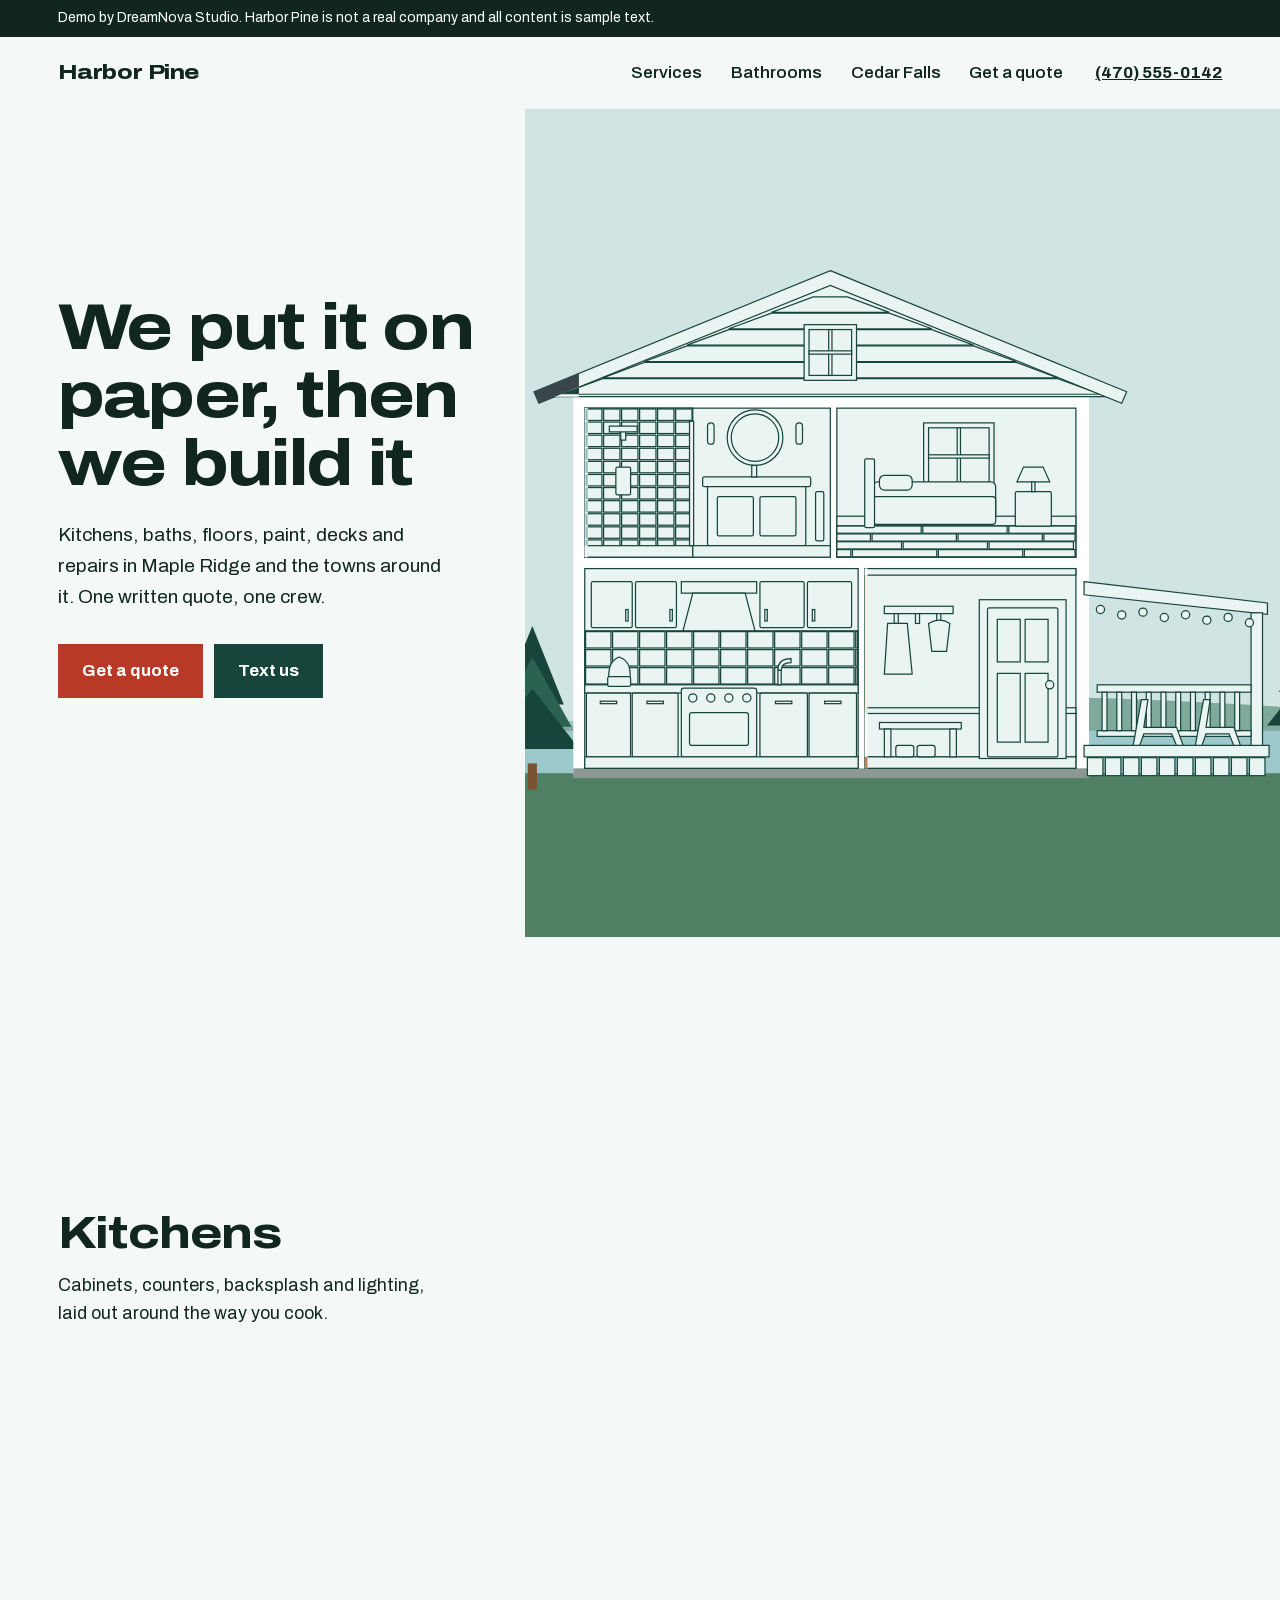
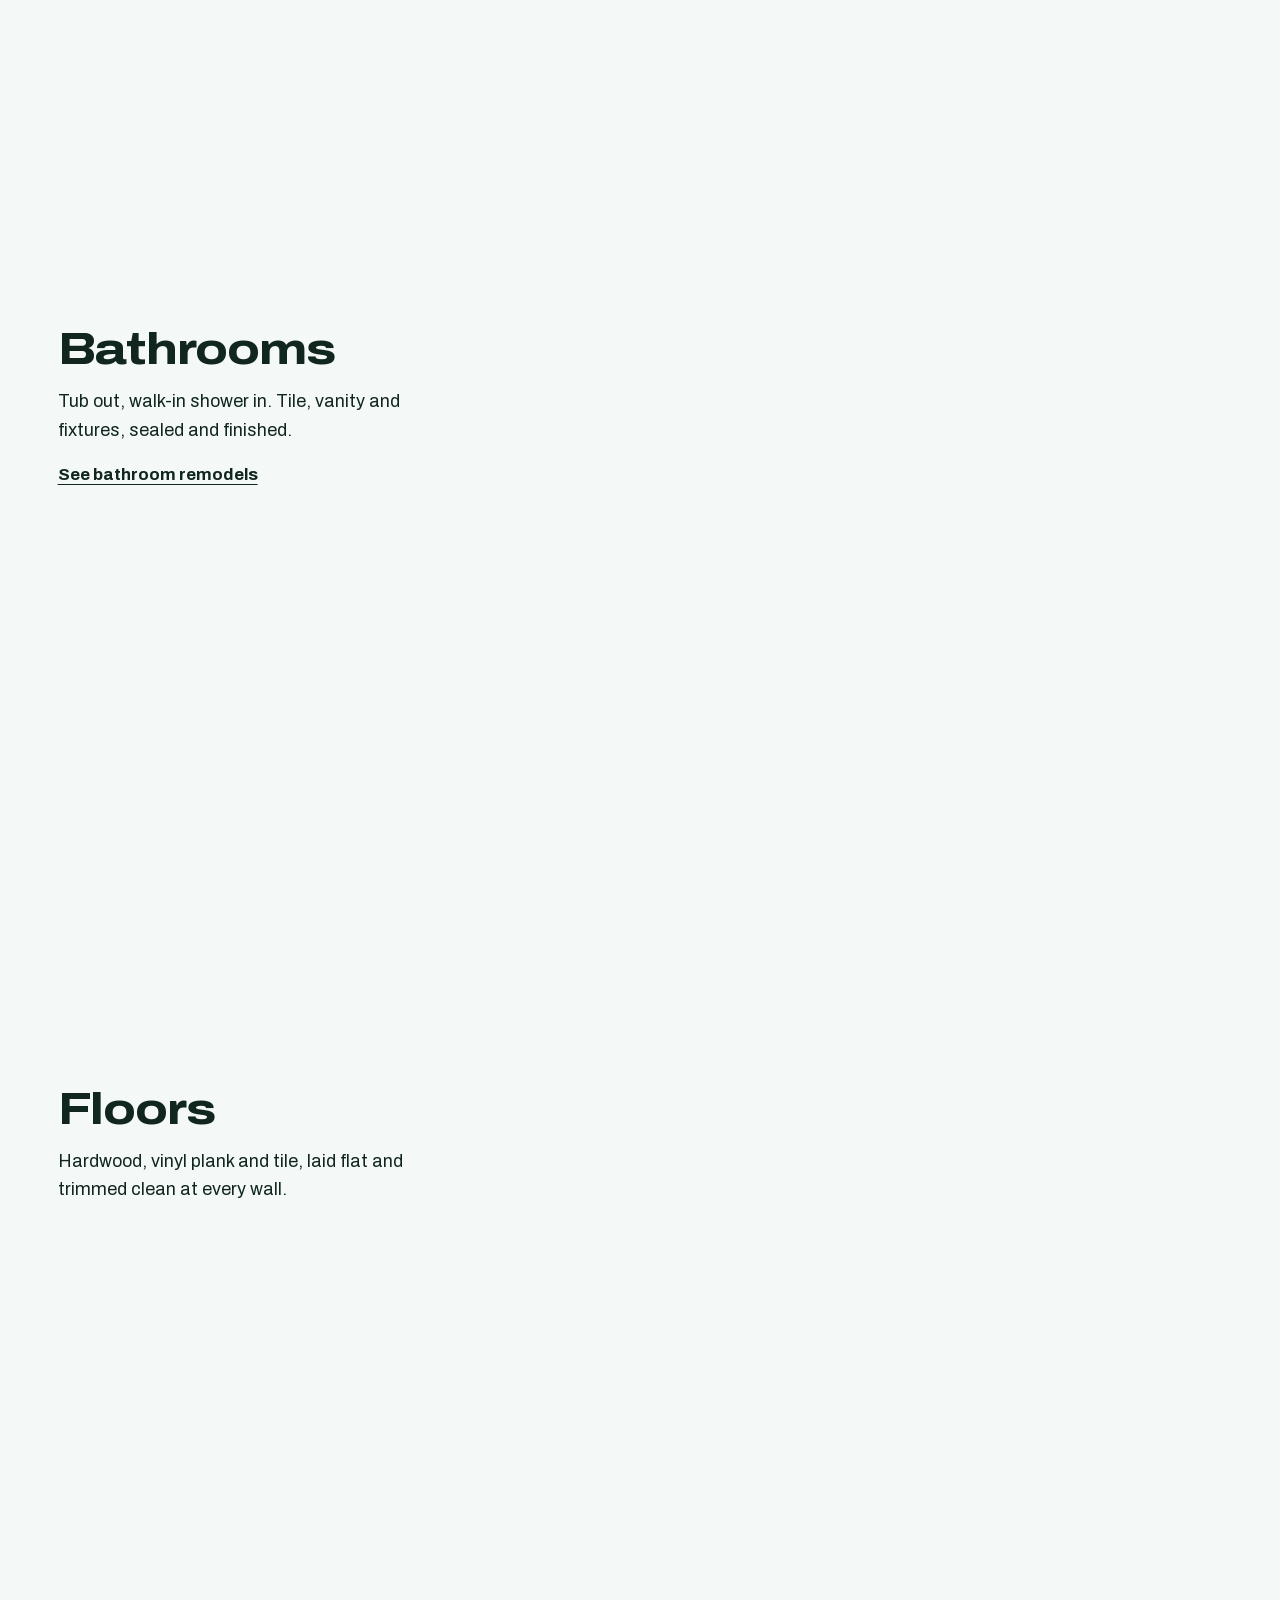
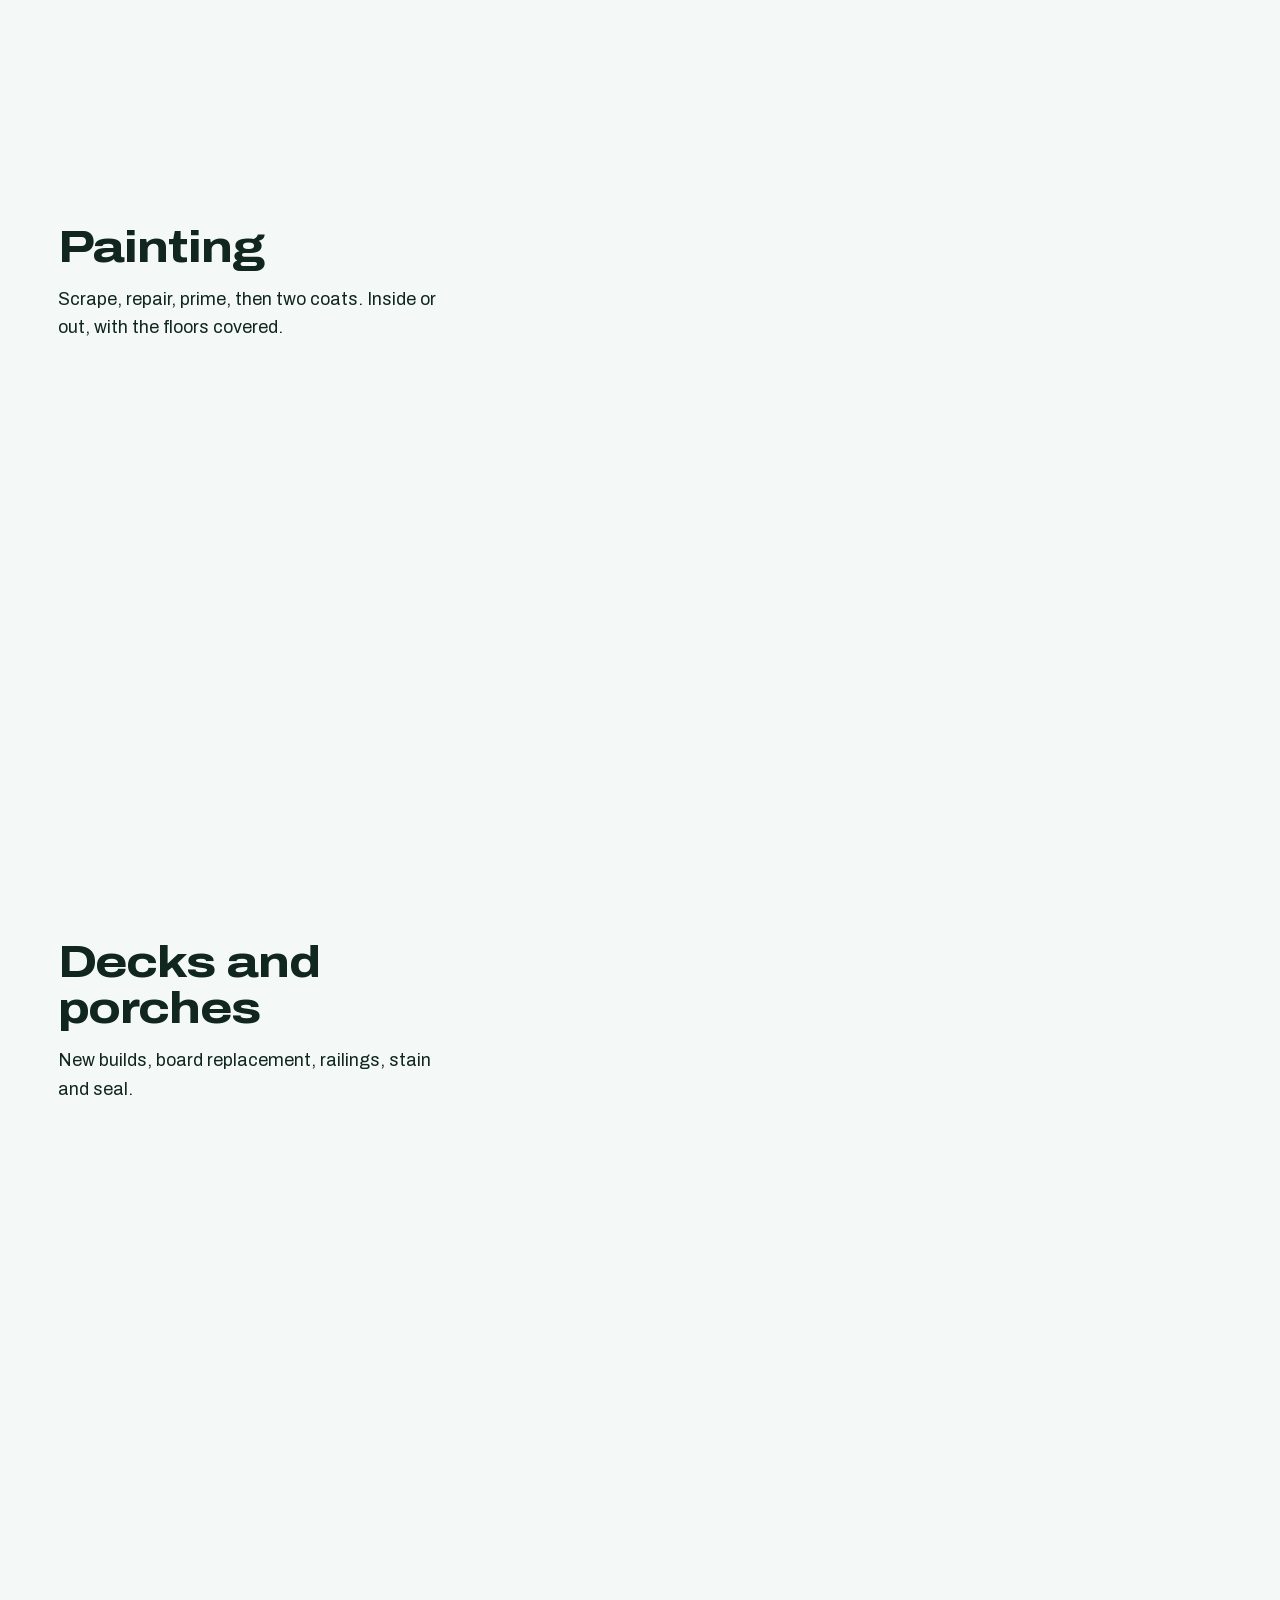
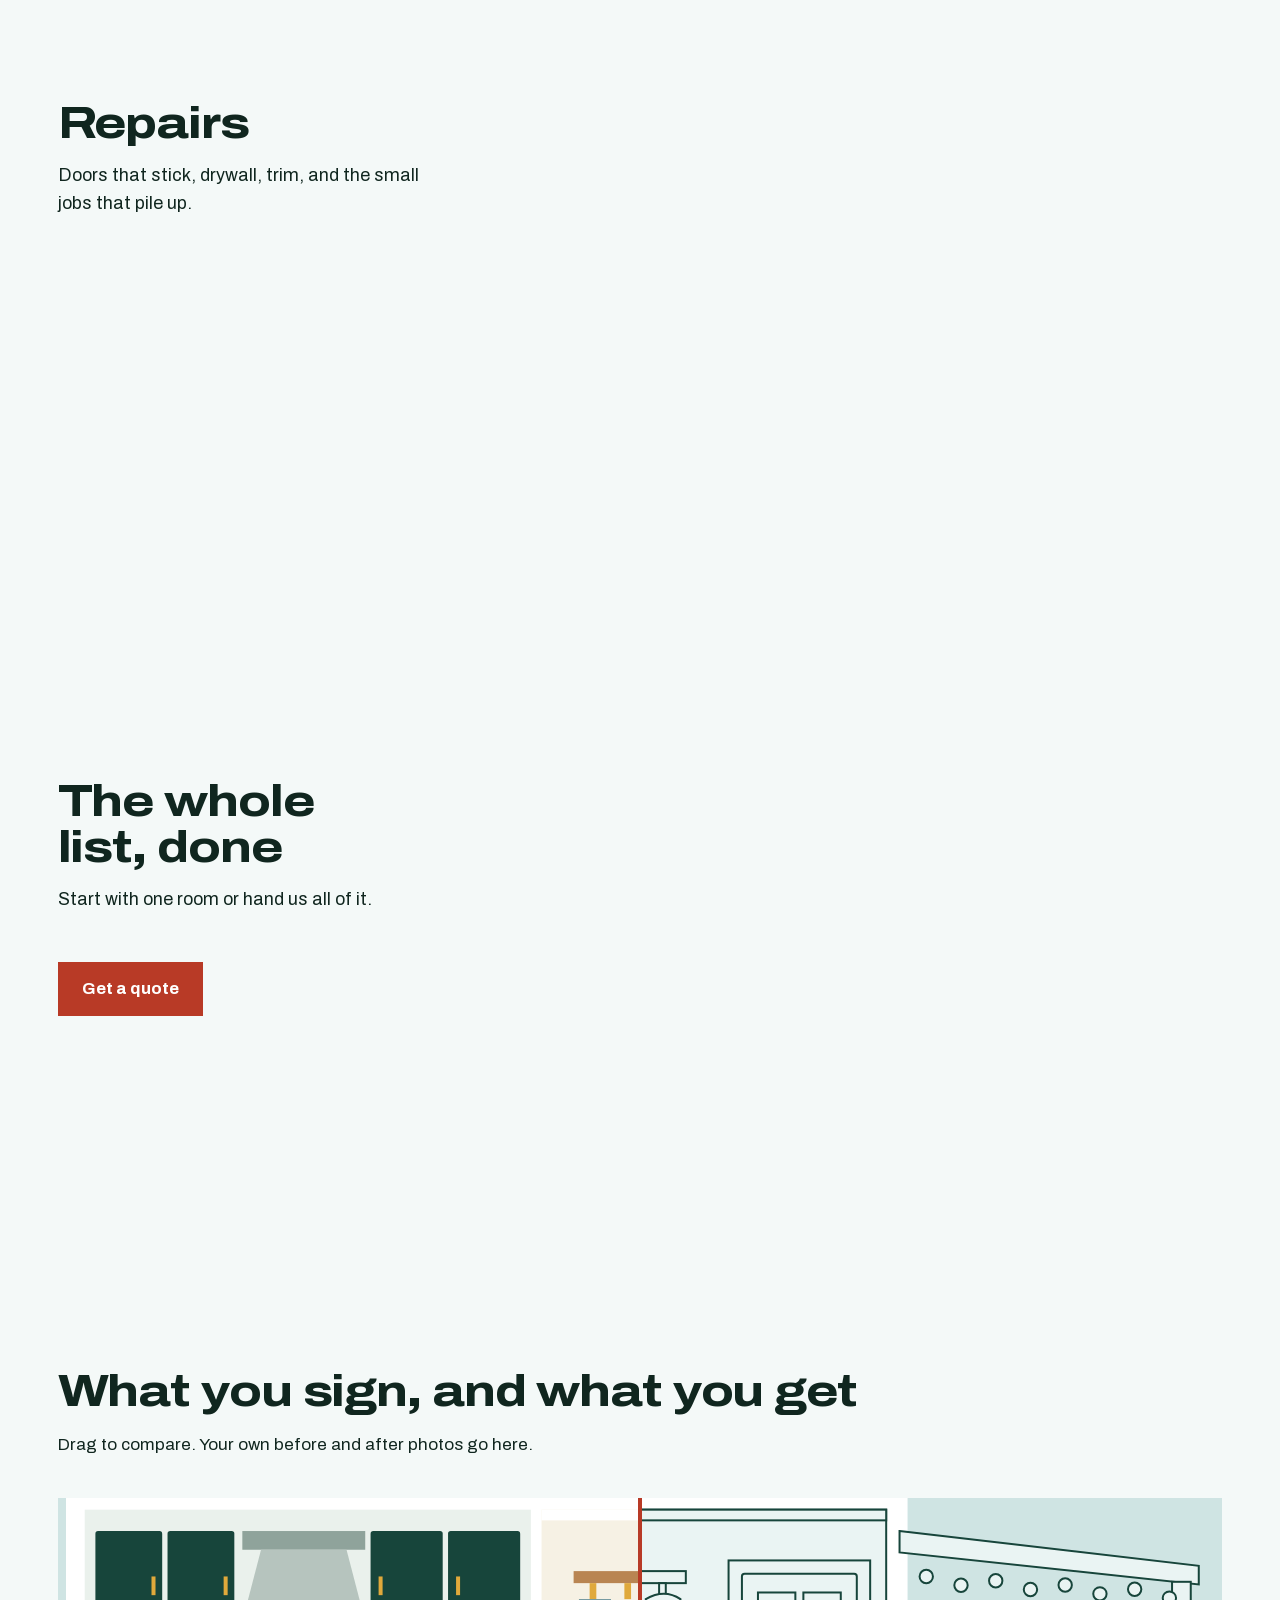
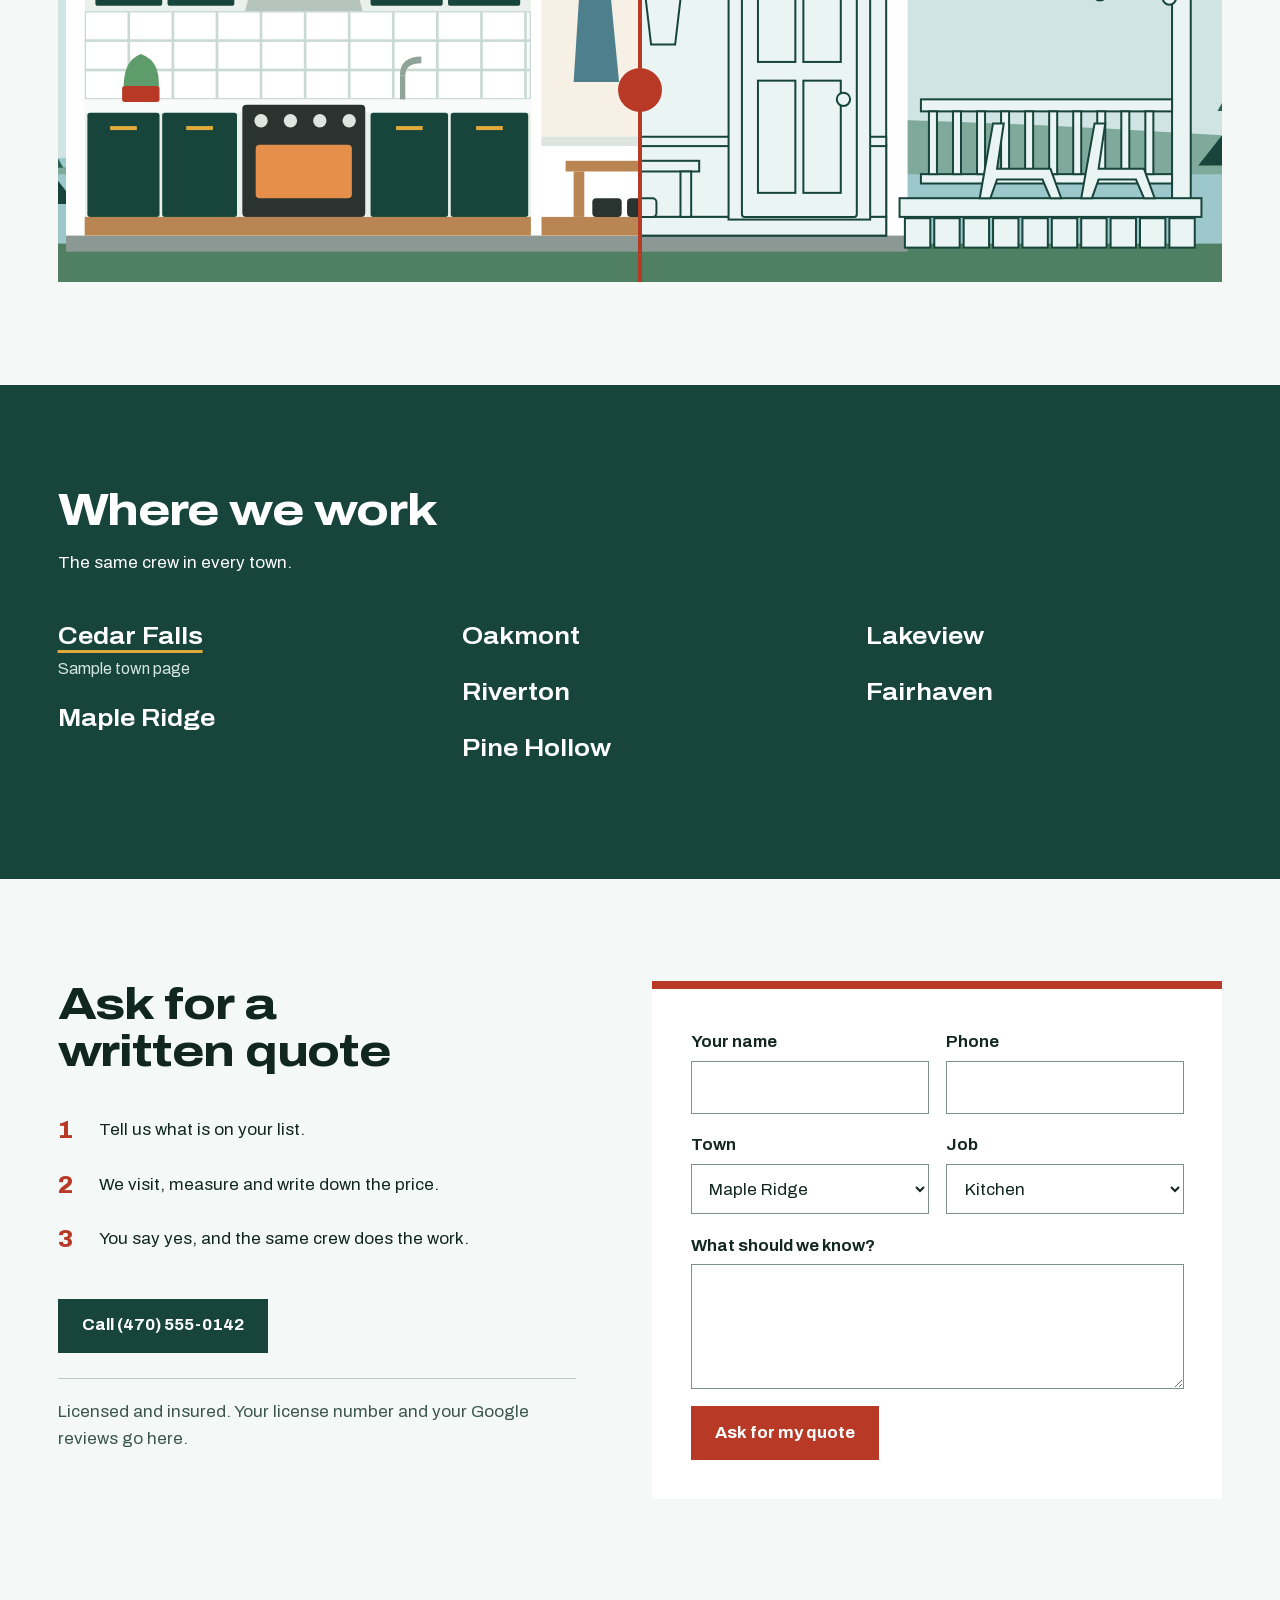
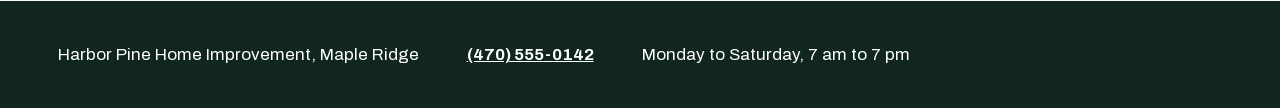
<file: index.html>
<!doctype html><html lang="en"><head><meta charset="utf-8"><meta name="viewport" content="width=device-width,initial-scale=1"><meta name="robots" content="noindex"><meta name="theme-color" content="#CFE4E3"><title>Harbor Pine Home Improvement: kitchens, baths, decks and repairs in Maple Ridge</title><meta name="description" content="Demo website for a home improvement contractor."><link rel="icon" href="data:image/svg+xml,%3Csvg xmlns='http://www.w3.org/2000/svg' viewBox='0 0 32 32'%3E%3Crect width='32' height='32' fill='%2317453B'/%3E%3Cpath d='M16 4 27 14v14H5V14z' fill='%23CFE4E3'/%3E%3Cpath d='M13 18h6v10h-6z' fill='%23B83A26'/%3E%3C/svg%3E"><link rel="preload" href="fonts/archivo.woff2" as="font" type="font/woff2" crossorigin><link rel="stylesheet" href="site.css"></head><body>
<div class="demo"><p>Demo by DreamNova Studio. Harbor Pine is not a real company and all content is sample text.</p></div>
<header class="top"><a class="brand" href="./">Harbor Pine</a><nav aria-label="Main"><a href="./#jobs">Services</a><a href="bathroom-remodels.html">Bathrooms</a><a href="cedar-falls.html">Cedar Falls</a><a href="./#quote">Get a quote</a></nav><a class="tel" href="tel:+14705550142">(470)&nbsp;555-0142</a><details class="menu"><summary>Menu</summary><nav aria-label="Menu" onclick="this.parentNode.open=false"><a href="./#jobs">Services</a><a href="bathroom-remodels.html">Bathrooms</a><a href="cedar-falls.html">Cedar Falls</a><a href="./#quote">Get a quote</a></nav></details></header>
<main><div class="scene"><div class="hero"><h1>We put it on paper, then we build it</h1><p>Kitchens, baths, floors, paint, decks and repairs in Maple Ridge and the towns around it. One written quote, one crew.</p><div class="acts"><a class="btn" href="#quote">Get a quote</a><a class="btn two" href="sms:+14705550142">Text us</a></div></div>
<div class="stage"><svg class="" viewBox="196 36 924 664" preserveAspectRatio="xMidYMid meet" role="img" aria-label="Drawing of a house cut open, each room going from pencil plan to finished"><rect x="-900" y="-700" width="3000" height="1460" fill="#CFE4E3"/><rect x="-900" y="610" width="3000" height="70" fill="#9CC7CB"/><rect x="-120" y="626" width="90" height="3" fill="#CFE4E3"/><rect x="1180" y="632" width="120" height="3" fill="#CFE4E3"/><rect x="1330" y="622" width="70" height="3" fill="#CFE4E3"/><rect x="40" y="640" width="60" height="3" fill="#CFE4E3"/><rect x="1480" y="644" width="110" height="3" fill="#CFE4E3"/><path d="M-900 612 Q-300 560 60 600 T560 600 T1250 602 T2100 580 V622 H-900z" fill="#7FA99B"/><rect x="-900" y="674" width="3000" height="900" fill="#4F8064"/><g transform="translate(120 690) scale(1.5)"><rect x="-7" y="-40" width="14" height="40" fill="#7A5230"/><path d="M0 -250 L48 -130 H-48z" fill="#17453B"/><path d="M0 -202 L60 -96 H-60z" fill="#2C6252"/><path d="M0 -154 L72 -62 H-72z" fill="#17453B"/></g><g transform="translate(10 700) scale(1.05)"><rect x="-7" y="-40" width="14" height="40" fill="#7A5230"/><path d="M0 -250 L48 -130 H-48z" fill="#17453B"/><path d="M0 -202 L60 -96 H-60z" fill="#2C6252"/><path d="M0 -154 L72 -62 H-72z" fill="#17453B"/></g><g transform="translate(206 694) scale(0.8)"><rect x="-7" y="-40" width="14" height="40" fill="#7A5230"/><path d="M0 -250 L48 -130 H-48z" fill="#17453B"/><path d="M0 -202 L60 -96 H-60z" fill="#2C6252"/><path d="M0 -154 L72 -62 H-72z" fill="#17453B"/></g><g transform="translate(1190 690) scale(1.2)"><rect x="-7" y="-40" width="14" height="40" fill="#7A5230"/><path d="M0 -250 L48 -130 H-48z" fill="#17453B"/><path d="M0 -202 L60 -96 H-60z" fill="#2C6252"/><path d="M0 -154 L72 -62 H-72z" fill="#17453B"/></g><g transform="translate(1290 700) scale(0.85)"><rect x="-7" y="-40" width="14" height="40" fill="#7A5230"/><path d="M0 -250 L48 -130 H-48z" fill="#17453B"/><path d="M0 -202 L60 -96 H-60z" fill="#2C6252"/><path d="M0 -154 L72 -62 H-72z" fill="#17453B"/></g><rect x="256" y="214" width="630" height="462" fill="#FFFFFF"/><rect x="256" y="668" width="630" height="12" fill="#8B9894"/><g class="plan"><rect x="270" y="424" width="334" height="244" fill="#EAF1EC"/><rect x="270" y="500" width="334" height="66" fill="#C9DAD4"/><rect x="271" y="501" width="31" height="20" fill="#FFFFFF"/><rect x="304" y="501" width="31" height="20" fill="#FFFFFF"/><rect x="337" y="501" width="31" height="20" fill="#FFFFFF"/><rect x="370" y="501" width="31" height="20" fill="#FFFFFF"/><rect x="403" y="501" width="31" height="20" fill="#FFFFFF"/><rect x="436" y="501" width="31" height="20" fill="#FFFFFF"/><rect x="469" y="501" width="31" height="20" fill="#FFFFFF"/><rect x="502" y="501" width="31" height="20" fill="#FFFFFF"/><rect x="535" y="501" width="31" height="20" fill="#FFFFFF"/><rect x="568" y="501" width="31" height="20" fill="#FFFFFF"/><rect x="601" y="501" width="2" height="20" fill="#FFFFFF"/><rect x="271" y="523" width="31" height="20" fill="#FFFFFF"/><rect x="304" y="523" width="31" height="20" fill="#FFFFFF"/><rect x="337" y="523" width="31" height="20" fill="#FFFFFF"/><rect x="370" y="523" width="31" height="20" fill="#FFFFFF"/><rect x="403" y="523" width="31" height="20" fill="#FFFFFF"/><rect x="436" y="523" width="31" height="20" fill="#FFFFFF"/><rect x="469" y="523" width="31" height="20" fill="#FFFFFF"/><rect x="502" y="523" width="31" height="20" fill="#FFFFFF"/><rect x="535" y="523" width="31" height="20" fill="#FFFFFF"/><rect x="568" y="523" width="31" height="20" fill="#FFFFFF"/><rect x="601" y="523" width="2" height="20" fill="#FFFFFF"/><rect x="271" y="545" width="31" height="20" fill="#FFFFFF"/><rect x="304" y="545" width="31" height="20" fill="#FFFFFF"/><rect x="337" y="545" width="31" height="20" fill="#FFFFFF"/><rect x="370" y="545" width="31" height="20" fill="#FFFFFF"/><rect x="403" y="545" width="31" height="20" fill="#FFFFFF"/><rect x="436" y="545" width="31" height="20" fill="#FFFFFF"/><rect x="469" y="545" width="31" height="20" fill="#FFFFFF"/><rect x="502" y="545" width="31" height="20" fill="#FFFFFF"/><rect x="535" y="545" width="31" height="20" fill="#FFFFFF"/><rect x="568" y="545" width="31" height="20" fill="#FFFFFF"/><rect x="601" y="545" width="2" height="20" fill="#FFFFFF"/><rect x="278" y="440" width="50" height="56" fill="#17453B" rx="2"/><rect x="320" y="474" width="3" height="14" fill="#E0A93B"/><rect x="332" y="440" width="50" height="56" fill="#17453B" rx="2"/><rect x="374" y="474" width="3" height="14" fill="#E0A93B"/><rect x="388" y="440" width="92" height="14" fill="#8FA39B"/><path d="M402 454h64l12 46h-88z" fill="#B6C4BE"/><rect x="484" y="440" width="54" height="56" fill="#17453B" rx="2"/><rect x="490" y="474" width="3" height="14" fill="#E0A93B"/><rect x="542" y="440" width="54" height="56" fill="#17453B" rx="2"/><rect x="548" y="474" width="3" height="14" fill="#E0A93B"/><rect x="270" y="566" width="334" height="10" fill="#F9FBFA"/><rect x="272" y="576" width="54" height="78" fill="#17453B" rx="2"/><rect x="289.0" y="586" width="20" height="3" fill="#E0A93B"/><rect x="328" y="576" width="56" height="78" fill="#17453B" rx="2"/><rect x="346.0" y="586" width="20" height="3" fill="#E0A93B"/><rect x="484" y="576" width="58" height="78" fill="#17453B" rx="2"/><rect x="503.0" y="586" width="20" height="3" fill="#E0A93B"/><rect x="544" y="576" width="58" height="78" fill="#17453B" rx="2"/><rect x="563.0" y="586" width="20" height="3" fill="#E0A93B"/><rect x="388" y="570" width="92" height="84" fill="#2B3331" rx="3"/><rect x="398" y="600" width="72" height="40" fill="#E58F4A" rx="3"/><circle cx="402" cy="582" r="5" fill="#DDE5E1"/><circle cx="424" cy="582" r="5" fill="#DDE5E1"/><circle cx="446" cy="582" r="5" fill="#DDE5E1"/><circle cx="468" cy="582" r="5" fill="#DDE5E1"/><rect x="270" y="654" width="334" height="14" fill="#B98552"/><rect x="506" y="548" width="4" height="18" fill="#8FA39B"/><path d="M506 548q0 -14 16 -14v5q-12 0 -12 9z" fill="#8FA39B"/><path d="M300 566q-4 -28 12 -34q18 6 12 34z" fill="#5E9C6B"/><rect x="298" y="556" width="28" height="12" fill="#B83A26" rx="2"/></g><clipPath id="z-kitchen"><rect x="216" y="370" width="460" height="350"/></clipPath><g clip-path="url(#z-kitchen)"><rect x="270" y="424" width="334" height="244" fill="#EAF1EC"/><rect x="270" y="500" width="334" height="66" fill="#C9DAD4"/><rect x="271" y="501" width="31" height="20" fill="#FFFFFF"/><rect x="304" y="501" width="31" height="20" fill="#FFFFFF"/><rect x="337" y="501" width="31" height="20" fill="#FFFFFF"/><rect x="370" y="501" width="31" height="20" fill="#FFFFFF"/><rect x="403" y="501" width="31" height="20" fill="#FFFFFF"/><rect x="436" y="501" width="31" height="20" fill="#FFFFFF"/><rect x="469" y="501" width="31" height="20" fill="#FFFFFF"/><rect x="502" y="501" width="31" height="20" fill="#FFFFFF"/><rect x="535" y="501" width="31" height="20" fill="#FFFFFF"/><rect x="568" y="501" width="31" height="20" fill="#FFFFFF"/><rect x="601" y="501" width="2" height="20" fill="#FFFFFF"/><rect x="271" y="523" width="31" height="20" fill="#FFFFFF"/><rect x="304" y="523" width="31" height="20" fill="#FFFFFF"/><rect x="337" y="523" width="31" height="20" fill="#FFFFFF"/><rect x="370" y="523" width="31" height="20" fill="#FFFFFF"/><rect x="403" y="523" width="31" height="20" fill="#FFFFFF"/><rect x="436" y="523" width="31" height="20" fill="#FFFFFF"/><rect x="469" y="523" width="31" height="20" fill="#FFFFFF"/><rect x="502" y="523" width="31" height="20" fill="#FFFFFF"/><rect x="535" y="523" width="31" height="20" fill="#FFFFFF"/><rect x="568" y="523" width="31" height="20" fill="#FFFFFF"/><rect x="601" y="523" width="2" height="20" fill="#FFFFFF"/><rect x="271" y="545" width="31" height="20" fill="#FFFFFF"/><rect x="304" y="545" width="31" height="20" fill="#FFFFFF"/><rect x="337" y="545" width="31" height="20" fill="#FFFFFF"/><rect x="370" y="545" width="31" height="20" fill="#FFFFFF"/><rect x="403" y="545" width="31" height="20" fill="#FFFFFF"/><rect x="436" y="545" width="31" height="20" fill="#FFFFFF"/><rect x="469" y="545" width="31" height="20" fill="#FFFFFF"/><rect x="502" y="545" width="31" height="20" fill="#FFFFFF"/><rect x="535" y="545" width="31" height="20" fill="#FFFFFF"/><rect x="568" y="545" width="31" height="20" fill="#FFFFFF"/><rect x="601" y="545" width="2" height="20" fill="#FFFFFF"/><rect x="278" y="440" width="50" height="56" fill="#17453B" rx="2"/><rect x="320" y="474" width="3" height="14" fill="#E0A93B"/><rect x="332" y="440" width="50" height="56" fill="#17453B" rx="2"/><rect x="374" y="474" width="3" height="14" fill="#E0A93B"/><rect x="388" y="440" width="92" height="14" fill="#8FA39B"/><path d="M402 454h64l12 46h-88z" fill="#B6C4BE"/><rect x="484" y="440" width="54" height="56" fill="#17453B" rx="2"/><rect x="490" y="474" width="3" height="14" fill="#E0A93B"/><rect x="542" y="440" width="54" height="56" fill="#17453B" rx="2"/><rect x="548" y="474" width="3" height="14" fill="#E0A93B"/><rect x="270" y="566" width="334" height="10" fill="#F9FBFA"/><rect x="272" y="576" width="54" height="78" fill="#17453B" rx="2"/><rect x="289.0" y="586" width="20" height="3" fill="#E0A93B"/><rect x="328" y="576" width="56" height="78" fill="#17453B" rx="2"/><rect x="346.0" y="586" width="20" height="3" fill="#E0A93B"/><rect x="484" y="576" width="58" height="78" fill="#17453B" rx="2"/><rect x="503.0" y="586" width="20" height="3" fill="#E0A93B"/><rect x="544" y="576" width="58" height="78" fill="#17453B" rx="2"/><rect x="563.0" y="586" width="20" height="3" fill="#E0A93B"/><rect x="388" y="570" width="92" height="84" fill="#2B3331" rx="3"/><rect x="398" y="600" width="72" height="40" fill="#E58F4A" rx="3"/><circle cx="402" cy="582" r="5" fill="#DDE5E1"/><circle cx="424" cy="582" r="5" fill="#DDE5E1"/><circle cx="446" cy="582" r="5" fill="#DDE5E1"/><circle cx="468" cy="582" r="5" fill="#DDE5E1"/><rect x="270" y="654" width="334" height="14" fill="#B98552"/><rect x="506" y="548" width="4" height="18" fill="#8FA39B"/><path d="M506 548q0 -14 16 -14v5q-12 0 -12 9z" fill="#8FA39B"/><path d="M300 566q-4 -28 12 -34q18 6 12 34z" fill="#5E9C6B"/><rect x="298" y="556" width="28" height="12" fill="#B83A26" rx="2"/></g><g class="plan"><rect x="270" y="228" width="300" height="182" fill="#E3EFEF"/><rect x="270" y="228" width="132" height="182" fill="#EAF4F3"/><rect x="271" y="229" width="20" height="14" fill="#8DB8B7"/><rect x="293" y="229" width="20" height="14" fill="#8DB8B7"/><rect x="315" y="229" width="20" height="14" fill="#8DB8B7"/><rect x="337" y="229" width="20" height="14" fill="#8DB8B7"/><rect x="359" y="229" width="20" height="14" fill="#8DB8B7"/><rect x="381" y="229" width="20" height="14" fill="#8DB8B7"/><rect x="271" y="245" width="20" height="14" fill="#8DB8B7"/><rect x="293" y="245" width="20" height="14" fill="#8DB8B7"/><rect x="315" y="245" width="20" height="14" fill="#8DB8B7"/><rect x="337" y="245" width="20" height="14" fill="#8DB8B7"/><rect x="359" y="245" width="20" height="14" fill="#8DB8B7"/><rect x="381" y="245" width="20" height="14" fill="#8DB8B7"/><rect x="271" y="261" width="20" height="14" fill="#8DB8B7"/><rect x="293" y="261" width="20" height="14" fill="#8DB8B7"/><rect x="315" y="261" width="20" height="14" fill="#8DB8B7"/><rect x="337" y="261" width="20" height="14" fill="#8DB8B7"/><rect x="359" y="261" width="20" height="14" fill="#8DB8B7"/><rect x="381" y="261" width="20" height="14" fill="#8DB8B7"/><rect x="271" y="277" width="20" height="14" fill="#8DB8B7"/><rect x="293" y="277" width="20" height="14" fill="#8DB8B7"/><rect x="315" y="277" width="20" height="14" fill="#8DB8B7"/><rect x="337" y="277" width="20" height="14" fill="#8DB8B7"/><rect x="359" y="277" width="20" height="14" fill="#8DB8B7"/><rect x="381" y="277" width="20" height="14" fill="#8DB8B7"/><rect x="271" y="293" width="20" height="14" fill="#8DB8B7"/><rect x="293" y="293" width="20" height="14" fill="#8DB8B7"/><rect x="315" y="293" width="20" height="14" fill="#8DB8B7"/><rect x="337" y="293" width="20" height="14" fill="#8DB8B7"/><rect x="359" y="293" width="20" height="14" fill="#8DB8B7"/><rect x="381" y="293" width="20" height="14" fill="#8DB8B7"/><rect x="271" y="309" width="20" height="14" fill="#8DB8B7"/><rect x="293" y="309" width="20" height="14" fill="#8DB8B7"/><rect x="315" y="309" width="20" height="14" fill="#8DB8B7"/><rect x="337" y="309" width="20" height="14" fill="#8DB8B7"/><rect x="359" y="309" width="20" height="14" fill="#8DB8B7"/><rect x="381" y="309" width="20" height="14" fill="#8DB8B7"/><rect x="271" y="325" width="20" height="14" fill="#8DB8B7"/><rect x="293" y="325" width="20" height="14" fill="#8DB8B7"/><rect x="315" y="325" width="20" height="14" fill="#8DB8B7"/><rect x="337" y="325" width="20" height="14" fill="#8DB8B7"/><rect x="359" y="325" width="20" height="14" fill="#8DB8B7"/><rect x="381" y="325" width="20" height="14" fill="#8DB8B7"/><rect x="271" y="341" width="20" height="14" fill="#8DB8B7"/><rect x="293" y="341" width="20" height="14" fill="#8DB8B7"/><rect x="315" y="341" width="20" height="14" fill="#8DB8B7"/><rect x="337" y="341" width="20" height="14" fill="#8DB8B7"/><rect x="359" y="341" width="20" height="14" fill="#8DB8B7"/><rect x="381" y="341" width="20" height="14" fill="#8DB8B7"/><rect x="271" y="357" width="20" height="14" fill="#8DB8B7"/><rect x="293" y="357" width="20" height="14" fill="#8DB8B7"/><rect x="315" y="357" width="20" height="14" fill="#8DB8B7"/><rect x="337" y="357" width="20" height="14" fill="#8DB8B7"/><rect x="359" y="357" width="20" height="14" fill="#8DB8B7"/><rect x="381" y="357" width="20" height="14" fill="#8DB8B7"/><rect x="271" y="373" width="20" height="14" fill="#8DB8B7"/><rect x="293" y="373" width="20" height="14" fill="#8DB8B7"/><rect x="315" y="373" width="20" height="14" fill="#8DB8B7"/><rect x="337" y="373" width="20" height="14" fill="#8DB8B7"/><rect x="359" y="373" width="20" height="14" fill="#8DB8B7"/><rect x="381" y="373" width="20" height="14" fill="#8DB8B7"/><rect x="271" y="389" width="20" height="14" fill="#8DB8B7"/><rect x="293" y="389" width="20" height="14" fill="#8DB8B7"/><rect x="315" y="389" width="20" height="14" fill="#8DB8B7"/><rect x="337" y="389" width="20" height="14" fill="#8DB8B7"/><rect x="359" y="389" width="20" height="14" fill="#8DB8B7"/><rect x="381" y="389" width="20" height="14" fill="#8DB8B7"/><rect x="271" y="405" width="20" height="4" fill="#8DB8B7"/><rect x="293" y="405" width="20" height="4" fill="#8DB8B7"/><rect x="315" y="405" width="20" height="4" fill="#8DB8B7"/><rect x="337" y="405" width="20" height="4" fill="#8DB8B7"/><rect x="359" y="405" width="20" height="4" fill="#8DB8B7"/><rect x="381" y="405" width="20" height="4" fill="#8DB8B7"/><rect x="270" y="396" width="132" height="14" fill="#F7FAF9"/><rect x="398" y="244" width="5" height="152" fill="#F7FAF9"/><path d="M300 250h34v7h-34z M314 257h6v10h-6z" fill="#E0A93B"/><rect x="308" y="300" width="18" height="34" fill="#F7FAF9" rx="2"/><rect x="420" y="322" width="120" height="74" fill="#B98552" rx="2"/><rect x="414" y="312" width="132" height="12" fill="#FFFFFF" rx="2"/><rect x="432" y="336" width="44" height="48" fill="#A97544" rx="2"/><rect x="484" y="336" width="44" height="48" fill="#A97544" rx="2"/><circle cx="478" cy="264" r="34" fill="#FFFFFF"/><circle cx="478" cy="264" r="29" fill="#B9D9DC"/><rect x="528" y="246" width="8" height="26" fill="#E0A93B" rx="4"/><rect x="420" y="246" width="8" height="26" fill="#E0A93B" rx="4"/><rect x="474" y="298" width="6" height="14" fill="#E0A93B"/><rect x="402" y="396" width="168" height="14" fill="#5B7F80"/><rect x="552" y="330" width="10" height="60" fill="#FFFFFF" rx="2"/></g><clipPath id="z-bath"><rect x="232" y="182" width="400" height="280"/></clipPath><g clip-path="url(#z-bath)"><rect x="270" y="228" width="300" height="182" fill="#E3EFEF"/><rect x="270" y="228" width="132" height="182" fill="#EAF4F3"/><rect x="271" y="229" width="20" height="14" fill="#8DB8B7"/><rect x="293" y="229" width="20" height="14" fill="#8DB8B7"/><rect x="315" y="229" width="20" height="14" fill="#8DB8B7"/><rect x="337" y="229" width="20" height="14" fill="#8DB8B7"/><rect x="359" y="229" width="20" height="14" fill="#8DB8B7"/><rect x="381" y="229" width="20" height="14" fill="#8DB8B7"/><rect x="271" y="245" width="20" height="14" fill="#8DB8B7"/><rect x="293" y="245" width="20" height="14" fill="#8DB8B7"/><rect x="315" y="245" width="20" height="14" fill="#8DB8B7"/><rect x="337" y="245" width="20" height="14" fill="#8DB8B7"/><rect x="359" y="245" width="20" height="14" fill="#8DB8B7"/><rect x="381" y="245" width="20" height="14" fill="#8DB8B7"/><rect x="271" y="261" width="20" height="14" fill="#8DB8B7"/><rect x="293" y="261" width="20" height="14" fill="#8DB8B7"/><rect x="315" y="261" width="20" height="14" fill="#8DB8B7"/><rect x="337" y="261" width="20" height="14" fill="#8DB8B7"/><rect x="359" y="261" width="20" height="14" fill="#8DB8B7"/><rect x="381" y="261" width="20" height="14" fill="#8DB8B7"/><rect x="271" y="277" width="20" height="14" fill="#8DB8B7"/><rect x="293" y="277" width="20" height="14" fill="#8DB8B7"/><rect x="315" y="277" width="20" height="14" fill="#8DB8B7"/><rect x="337" y="277" width="20" height="14" fill="#8DB8B7"/><rect x="359" y="277" width="20" height="14" fill="#8DB8B7"/><rect x="381" y="277" width="20" height="14" fill="#8DB8B7"/><rect x="271" y="293" width="20" height="14" fill="#8DB8B7"/><rect x="293" y="293" width="20" height="14" fill="#8DB8B7"/><rect x="315" y="293" width="20" height="14" fill="#8DB8B7"/><rect x="337" y="293" width="20" height="14" fill="#8DB8B7"/><rect x="359" y="293" width="20" height="14" fill="#8DB8B7"/><rect x="381" y="293" width="20" height="14" fill="#8DB8B7"/><rect x="271" y="309" width="20" height="14" fill="#8DB8B7"/><rect x="293" y="309" width="20" height="14" fill="#8DB8B7"/><rect x="315" y="309" width="20" height="14" fill="#8DB8B7"/><rect x="337" y="309" width="20" height="14" fill="#8DB8B7"/><rect x="359" y="309" width="20" height="14" fill="#8DB8B7"/><rect x="381" y="309" width="20" height="14" fill="#8DB8B7"/><rect x="271" y="325" width="20" height="14" fill="#8DB8B7"/><rect x="293" y="325" width="20" height="14" fill="#8DB8B7"/><rect x="315" y="325" width="20" height="14" fill="#8DB8B7"/><rect x="337" y="325" width="20" height="14" fill="#8DB8B7"/><rect x="359" y="325" width="20" height="14" fill="#8DB8B7"/><rect x="381" y="325" width="20" height="14" fill="#8DB8B7"/><rect x="271" y="341" width="20" height="14" fill="#8DB8B7"/><rect x="293" y="341" width="20" height="14" fill="#8DB8B7"/><rect x="315" y="341" width="20" height="14" fill="#8DB8B7"/><rect x="337" y="341" width="20" height="14" fill="#8DB8B7"/><rect x="359" y="341" width="20" height="14" fill="#8DB8B7"/><rect x="381" y="341" width="20" height="14" fill="#8DB8B7"/><rect x="271" y="357" width="20" height="14" fill="#8DB8B7"/><rect x="293" y="357" width="20" height="14" fill="#8DB8B7"/><rect x="315" y="357" width="20" height="14" fill="#8DB8B7"/><rect x="337" y="357" width="20" height="14" fill="#8DB8B7"/><rect x="359" y="357" width="20" height="14" fill="#8DB8B7"/><rect x="381" y="357" width="20" height="14" fill="#8DB8B7"/><rect x="271" y="373" width="20" height="14" fill="#8DB8B7"/><rect x="293" y="373" width="20" height="14" fill="#8DB8B7"/><rect x="315" y="373" width="20" height="14" fill="#8DB8B7"/><rect x="337" y="373" width="20" height="14" fill="#8DB8B7"/><rect x="359" y="373" width="20" height="14" fill="#8DB8B7"/><rect x="381" y="373" width="20" height="14" fill="#8DB8B7"/><rect x="271" y="389" width="20" height="14" fill="#8DB8B7"/><rect x="293" y="389" width="20" height="14" fill="#8DB8B7"/><rect x="315" y="389" width="20" height="14" fill="#8DB8B7"/><rect x="337" y="389" width="20" height="14" fill="#8DB8B7"/><rect x="359" y="389" width="20" height="14" fill="#8DB8B7"/><rect x="381" y="389" width="20" height="14" fill="#8DB8B7"/><rect x="271" y="405" width="20" height="4" fill="#8DB8B7"/><rect x="293" y="405" width="20" height="4" fill="#8DB8B7"/><rect x="315" y="405" width="20" height="4" fill="#8DB8B7"/><rect x="337" y="405" width="20" height="4" fill="#8DB8B7"/><rect x="359" y="405" width="20" height="4" fill="#8DB8B7"/><rect x="381" y="405" width="20" height="4" fill="#8DB8B7"/><rect x="270" y="396" width="132" height="14" fill="#F7FAF9"/><rect x="398" y="244" width="5" height="152" fill="#F7FAF9"/><path d="M300 250h34v7h-34z M314 257h6v10h-6z" fill="#E0A93B"/><rect x="308" y="300" width="18" height="34" fill="#F7FAF9" rx="2"/><rect x="420" y="322" width="120" height="74" fill="#B98552" rx="2"/><rect x="414" y="312" width="132" height="12" fill="#FFFFFF" rx="2"/><rect x="432" y="336" width="44" height="48" fill="#A97544" rx="2"/><rect x="484" y="336" width="44" height="48" fill="#A97544" rx="2"/><circle cx="478" cy="264" r="34" fill="#FFFFFF"/><circle cx="478" cy="264" r="29" fill="#B9D9DC"/><rect x="528" y="246" width="8" height="26" fill="#E0A93B" rx="4"/><rect x="420" y="246" width="8" height="26" fill="#E0A93B" rx="4"/><rect x="474" y="298" width="6" height="14" fill="#E0A93B"/><rect x="402" y="396" width="168" height="14" fill="#5B7F80"/><rect x="552" y="330" width="10" height="60" fill="#FFFFFF" rx="2"/></g><g class="plan"><rect x="578" y="228" width="292" height="182" fill="#F2E7CF"/><rect x="684" y="246" width="86" height="82" fill="#FFF"/><rect x="690" y="252" width="74" height="70" fill="#A9CFD6"/><rect x="725.0" y="252" width="4" height="70" fill="#FFF"/><rect x="690" y="285.0" width="74" height="4" fill="#FFF"/><rect x="578" y="360" width="292" height="12" fill="#FFFFFF"/><rect x="578" y="372" width="292" height="38" fill="#8E6038"/><rect x="578" y="372.0" width="103" height="8.8" fill="#B98552"/><rect x="683" y="372.0" width="103" height="8.8" fill="#B07B49"/><rect x="788" y="372.0" width="81" height="8.8" fill="#C08D5B"/><rect x="578" y="381.6" width="41" height="8.8" fill="#B07B49"/><rect x="621" y="381.6" width="103" height="8.8" fill="#C08D5B"/><rect x="726" y="381.6" width="103" height="8.8" fill="#B98552"/><rect x="831" y="381.6" width="38" height="8.8" fill="#B07B49"/><rect x="578" y="391.2" width="79" height="8.8" fill="#C08D5B"/><rect x="659" y="391.2" width="103" height="8.8" fill="#B98552"/><rect x="764" y="391.2" width="103" height="8.8" fill="#B07B49"/><rect x="869" y="391.2" width="0" height="8.8" fill="#C08D5B"/><rect x="578" y="400.8" width="17" height="8.8" fill="#B98552"/><rect x="597" y="400.8" width="103" height="8.8" fill="#B07B49"/><rect x="702" y="400.8" width="103" height="8.8" fill="#C08D5B"/><rect x="807" y="400.8" width="62" height="8.8" fill="#B98552"/><rect x="622" y="318" width="150" height="46" fill="#FFFFFF" rx="6"/><rect x="622" y="336" width="150" height="34" fill="#4E7F8C" rx="4"/><rect x="612" y="290" width="12" height="84" fill="#7A5230" rx="2"/><rect x="630" y="310" width="40" height="18" fill="#F7FAF9" rx="6"/><rect x="796" y="330" width="44" height="42" fill="#7A5230" rx="2"/><path d="M806 300h24l8 18h-40z" fill="#E0A93B"/><rect x="816" y="318" width="4" height="12" fill="#10261F"/></g><clipPath id="z-floors"><rect x="536" y="182" width="400" height="280"/></clipPath><g clip-path="url(#z-floors)"><rect x="578" y="228" width="292" height="182" fill="#F2E7CF"/><rect x="684" y="246" width="86" height="82" fill="#FFF"/><rect x="690" y="252" width="74" height="70" fill="#A9CFD6"/><rect x="725.0" y="252" width="4" height="70" fill="#FFF"/><rect x="690" y="285.0" width="74" height="4" fill="#FFF"/><rect x="578" y="360" width="292" height="12" fill="#FFFFFF"/><rect x="578" y="372" width="292" height="38" fill="#8E6038"/><rect x="578" y="372.0" width="103" height="8.8" fill="#B98552"/><rect x="683" y="372.0" width="103" height="8.8" fill="#B07B49"/><rect x="788" y="372.0" width="81" height="8.8" fill="#C08D5B"/><rect x="578" y="381.6" width="41" height="8.8" fill="#B07B49"/><rect x="621" y="381.6" width="103" height="8.8" fill="#C08D5B"/><rect x="726" y="381.6" width="103" height="8.8" fill="#B98552"/><rect x="831" y="381.6" width="38" height="8.8" fill="#B07B49"/><rect x="578" y="391.2" width="79" height="8.8" fill="#C08D5B"/><rect x="659" y="391.2" width="103" height="8.8" fill="#B98552"/><rect x="764" y="391.2" width="103" height="8.8" fill="#B07B49"/><rect x="869" y="391.2" width="0" height="8.8" fill="#C08D5B"/><rect x="578" y="400.8" width="17" height="8.8" fill="#B98552"/><rect x="597" y="400.8" width="103" height="8.8" fill="#B07B49"/><rect x="702" y="400.8" width="103" height="8.8" fill="#C08D5B"/><rect x="807" y="400.8" width="62" height="8.8" fill="#B98552"/><rect x="622" y="318" width="150" height="46" fill="#FFFFFF" rx="6"/><rect x="622" y="336" width="150" height="34" fill="#4E7F8C" rx="4"/><rect x="612" y="290" width="12" height="84" fill="#7A5230" rx="2"/><rect x="630" y="310" width="40" height="18" fill="#F7FAF9" rx="6"/><rect x="796" y="330" width="44" height="42" fill="#7A5230" rx="2"/><path d="M806 300h24l8 18h-40z" fill="#E0A93B"/><rect x="816" y="318" width="4" height="12" fill="#10261F"/></g><g class="plan"><path d="M570 70 L918 214 H222z" fill="#F7FAF9"/><path d="M549 92 H591 L642 111 H498z" fill="#1D5145"/><path d="M498 112 H642 L694 131 H446z" fill="#17453B"/><path d="M446 132 H694 L745 151 H395z" fill="#1D5145"/><path d="M395 152 H745 L797 171 H343z" fill="#17453B"/><path d="M343 172 H797 L848 191 H292z" fill="#1D5145"/><path d="M292 192 H848 L900 211 H240z" fill="#17453B"/><path d="M570 60 L932 208 L926 222 L570 78 L214 222 L208 208z" fill="#39464A"/><rect x="538" y="126" width="64" height="68" fill="#FFF"/><rect x="544" y="132" width="52" height="56" fill="#A9CFD6"/><rect x="568.0" y="132" width="4" height="56" fill="#FFF"/><rect x="544" y="158.0" width="52" height="4" fill="#FFF"/></g><clipPath id="z-paint"><rect x="180" y="26" width="800" height="250"/></clipPath><g clip-path="url(#z-paint)"><path d="M570 70 L918 214 H222z" fill="#F7FAF9"/><path d="M549 92 H591 L642 111 H498z" fill="#1D5145"/><path d="M498 112 H642 L694 131 H446z" fill="#17453B"/><path d="M446 132 H694 L745 151 H395z" fill="#1D5145"/><path d="M395 152 H745 L797 171 H343z" fill="#17453B"/><path d="M343 172 H797 L848 191 H292z" fill="#1D5145"/><path d="M292 192 H848 L900 211 H240z" fill="#17453B"/><path d="M570 60 L932 208 L926 222 L570 78 L214 222 L208 208z" fill="#39464A"/><rect x="538" y="126" width="64" height="68" fill="#FFF"/><rect x="544" y="132" width="52" height="56" fill="#A9CFD6"/><rect x="568.0" y="132" width="4" height="56" fill="#FFF"/><rect x="544" y="158.0" width="52" height="4" fill="#FFF"/></g><g class="plan"><path d="M880 440 L1104 466 V480 L880 456z" fill="#39464A"/><rect x="1084" y="478" width="14" height="166" fill="#FFFFFF"/><rect x="880" y="640" width="226" height="14" fill="#B98552"/><rect x="884" y="655" width="19" height="22" fill="#A97544"/><rect x="906" y="655" width="19" height="22" fill="#A97544"/><rect x="928" y="655" width="19" height="22" fill="#A97544"/><rect x="950" y="655" width="19" height="22" fill="#A97544"/><rect x="972" y="655" width="19" height="22" fill="#A97544"/><rect x="994" y="655" width="19" height="22" fill="#A97544"/><rect x="1016" y="655" width="19" height="22" fill="#A97544"/><rect x="1038" y="655" width="19" height="22" fill="#A97544"/><rect x="1060" y="655" width="19" height="22" fill="#A97544"/><rect x="1082" y="655" width="19" height="22" fill="#A97544"/><rect x="896" y="566" width="188" height="9" fill="#FFFFFF"/><rect x="896" y="622" width="188" height="7" fill="#FFFFFF"/><rect x="902" y="575" width="6" height="47" fill="#FFFFFF"/><rect x="920" y="575" width="6" height="47" fill="#FFFFFF"/><rect x="938" y="575" width="6" height="47" fill="#FFFFFF"/><rect x="956" y="575" width="6" height="47" fill="#FFFFFF"/><rect x="974" y="575" width="6" height="47" fill="#FFFFFF"/><rect x="992" y="575" width="6" height="47" fill="#FFFFFF"/><rect x="1010" y="575" width="6" height="47" fill="#FFFFFF"/><rect x="1028" y="575" width="6" height="47" fill="#FFFFFF"/><rect x="1046" y="575" width="6" height="47" fill="#FFFFFF"/><rect x="1064" y="575" width="6" height="47" fill="#FFFFFF"/><path d="M940 640l10 -56h8l-5 34h40l8 22h-8l-6 -14h-34l-5 14z" fill="#B83A26"/><path d="M1016 640l10 -56h8l-5 34h34l8 22h-8l-6 -14h-28l-5 14z" fill="#B83A26"/><circle cx="900" cy="474.0" r="5" fill="#E0A93B"/><circle cx="926" cy="480.6" r="5" fill="#E0A93B"/><circle cx="952" cy="477.2" r="5" fill="#E0A93B"/><circle cx="978" cy="483.8" r="5" fill="#E0A93B"/><circle cx="1004" cy="480.4" r="5" fill="#E0A93B"/><circle cx="1030" cy="487.0" r="5" fill="#E0A93B"/><circle cx="1056" cy="483.6" r="5" fill="#E0A93B"/><circle cx="1082" cy="490.2" r="5" fill="#E0A93B"/></g><clipPath id="z-deck"><rect x="842" y="390" width="360" height="330"/></clipPath><g clip-path="url(#z-deck)"><path d="M880 440 L1104 466 V480 L880 456z" fill="#39464A"/><rect x="1084" y="478" width="14" height="166" fill="#FFFFFF"/><rect x="880" y="640" width="226" height="14" fill="#B98552"/><rect x="884" y="655" width="19" height="22" fill="#A97544"/><rect x="906" y="655" width="19" height="22" fill="#A97544"/><rect x="928" y="655" width="19" height="22" fill="#A97544"/><rect x="950" y="655" width="19" height="22" fill="#A97544"/><rect x="972" y="655" width="19" height="22" fill="#A97544"/><rect x="994" y="655" width="19" height="22" fill="#A97544"/><rect x="1016" y="655" width="19" height="22" fill="#A97544"/><rect x="1038" y="655" width="19" height="22" fill="#A97544"/><rect x="1060" y="655" width="19" height="22" fill="#A97544"/><rect x="1082" y="655" width="19" height="22" fill="#A97544"/><rect x="896" y="566" width="188" height="9" fill="#FFFFFF"/><rect x="896" y="622" width="188" height="7" fill="#FFFFFF"/><rect x="902" y="575" width="6" height="47" fill="#FFFFFF"/><rect x="920" y="575" width="6" height="47" fill="#FFFFFF"/><rect x="938" y="575" width="6" height="47" fill="#FFFFFF"/><rect x="956" y="575" width="6" height="47" fill="#FFFFFF"/><rect x="974" y="575" width="6" height="47" fill="#FFFFFF"/><rect x="992" y="575" width="6" height="47" fill="#FFFFFF"/><rect x="1010" y="575" width="6" height="47" fill="#FFFFFF"/><rect x="1028" y="575" width="6" height="47" fill="#FFFFFF"/><rect x="1046" y="575" width="6" height="47" fill="#FFFFFF"/><rect x="1064" y="575" width="6" height="47" fill="#FFFFFF"/><path d="M940 640l10 -56h8l-5 34h40l8 22h-8l-6 -14h-34l-5 14z" fill="#B83A26"/><path d="M1016 640l10 -56h8l-5 34h34l8 22h-8l-6 -14h-28l-5 14z" fill="#B83A26"/><circle cx="900" cy="474.0" r="5" fill="#E0A93B"/><circle cx="926" cy="480.6" r="5" fill="#E0A93B"/><circle cx="952" cy="477.2" r="5" fill="#E0A93B"/><circle cx="978" cy="483.8" r="5" fill="#E0A93B"/><circle cx="1004" cy="480.4" r="5" fill="#E0A93B"/><circle cx="1030" cy="487.0" r="5" fill="#E0A93B"/><circle cx="1056" cy="483.6" r="5" fill="#E0A93B"/><circle cx="1082" cy="490.2" r="5" fill="#E0A93B"/></g><g class="plan"><rect x="612" y="424" width="258" height="244" fill="#F6F1E4"/><rect x="612" y="600" width="258" height="54" fill="#FFFFFF"/><rect x="612" y="594" width="258" height="7" fill="#DCE5E0"/><rect x="612" y="654" width="258" height="14" fill="#B98552"/><rect x="752" y="462" width="106" height="194" fill="#FFFFFF"/><rect x="762" y="472" width="86" height="182" fill="#B83A26" rx="2"/><rect x="774" y="486" width="28" height="52" fill="#CF5540"/><rect x="808" y="486" width="28" height="52" fill="#CF5540"/><rect x="774" y="552" width="28" height="84" fill="#CF5540"/><rect x="808" y="552" width="28" height="84" fill="#CF5540"/><circle cx="838" cy="566" r="5" fill="#E0A93B"/><rect x="636" y="470" width="84" height="9" fill="#B98552"/><rect x="648" y="479" width="5" height="12" fill="#E0A93B"/><rect x="674" y="479" width="5" height="12" fill="#E0A93B"/><rect x="700" y="479" width="5" height="12" fill="#E0A93B"/><path d="M640 491h24l6 62h-34z" fill="#4E7F8C"/><path d="M690 491q14 -8 26 0l-4 34h-18z" fill="#E0A93B"/><rect x="630" y="612" width="100" height="8" fill="#B98552"/><rect x="636" y="620" width="8" height="34" fill="#B98552"/><rect x="716" y="620" width="8" height="34" fill="#B98552"/><rect x="650" y="640" width="22" height="14" fill="#2B3331" rx="3"/><rect x="676" y="640" width="22" height="14" fill="#2B3331" rx="3"/><rect x="612" y="424" width="258" height="8" fill="#FFFFFF"/></g><clipPath id="z-repairs"><rect x="576" y="376" width="380" height="344"/></clipPath><g clip-path="url(#z-repairs)"><rect x="612" y="424" width="258" height="244" fill="#F6F1E4"/><rect x="612" y="600" width="258" height="54" fill="#FFFFFF"/><rect x="612" y="594" width="258" height="7" fill="#DCE5E0"/><rect x="612" y="654" width="258" height="14" fill="#B98552"/><rect x="752" y="462" width="106" height="194" fill="#FFFFFF"/><rect x="762" y="472" width="86" height="182" fill="#B83A26" rx="2"/><rect x="774" y="486" width="28" height="52" fill="#CF5540"/><rect x="808" y="486" width="28" height="52" fill="#CF5540"/><rect x="774" y="552" width="28" height="84" fill="#CF5540"/><rect x="808" y="552" width="28" height="84" fill="#CF5540"/><circle cx="838" cy="566" r="5" fill="#E0A93B"/><rect x="636" y="470" width="84" height="9" fill="#B98552"/><rect x="648" y="479" width="5" height="12" fill="#E0A93B"/><rect x="674" y="479" width="5" height="12" fill="#E0A93B"/><rect x="700" y="479" width="5" height="12" fill="#E0A93B"/><path d="M640 491h24l6 62h-34z" fill="#4E7F8C"/><path d="M690 491q14 -8 26 0l-4 34h-18z" fill="#E0A93B"/><rect x="630" y="612" width="100" height="8" fill="#B98552"/><rect x="636" y="620" width="8" height="34" fill="#B98552"/><rect x="716" y="620" width="8" height="34" fill="#B98552"/><rect x="650" y="640" width="22" height="14" fill="#2B3331" rx="3"/><rect x="676" y="640" width="22" height="14" fill="#2B3331" rx="3"/><rect x="612" y="424" width="258" height="8" fill="#FFFFFF"/></g></svg></div>
<ul class="jobs" id="jobs"><li data-z="kitchen"><h2>Kitchens</h2><p>Cabinets, counters, backsplash and lighting, laid out around the way you cook.</p></li><li data-z="bath"><h2>Bathrooms</h2><p>Tub out, walk-in shower in. Tile, vanity and fixtures, sealed and finished.</p><a href="bathroom-remodels.html">See bathroom remodels</a></li><li data-z="floors"><h2>Floors</h2><p>Hardwood, vinyl plank and tile, laid flat and trimmed clean at every wall.</p></li><li data-z="paint"><h2>Painting</h2><p>Scrape, repair, prime, then two coats. Inside or out, with the floors covered.</p></li><li data-z="deck"><h2>Decks and porches</h2><p>New builds, board replacement, railings, stain and seal.</p></li><li data-z="repairs"><h2>Repairs</h2><p>Doors that stick, drywall, trim, and the small jobs that pile up.</p></li><li data-z=""><h2>The whole list, done</h2><p>Start with one room or hand us all of it.</p><div class="acts"><a class="btn" href="#quote">Get a quote</a></div></li></ul></div>
<section class="wrap"><h2>What you sign, and what you get</h2><p style="margin-top:1rem">Drag to compare. Your own before and after photos go here.</p><div class="cmp" id="cmp"><svg class="" viewBox="250 414 872 290" preserveAspectRatio="xMidYMid slice" aria-hidden="true"><rect x="-900" y="-700" width="3000" height="1460" fill="#CFE4E3"/><rect x="-900" y="610" width="3000" height="70" fill="#9CC7CB"/><rect x="-120" y="626" width="90" height="3" fill="#CFE4E3"/><rect x="1180" y="632" width="120" height="3" fill="#CFE4E3"/><rect x="1330" y="622" width="70" height="3" fill="#CFE4E3"/><rect x="40" y="640" width="60" height="3" fill="#CFE4E3"/><rect x="1480" y="644" width="110" height="3" fill="#CFE4E3"/><path d="M-900 612 Q-300 560 60 600 T560 600 T1250 602 T2100 580 V622 H-900z" fill="#7FA99B"/><rect x="-900" y="674" width="3000" height="900" fill="#4F8064"/><g transform="translate(120 690) scale(1.5)"><rect x="-7" y="-40" width="14" height="40" fill="#7A5230"/><path d="M0 -250 L48 -130 H-48z" fill="#17453B"/><path d="M0 -202 L60 -96 H-60z" fill="#2C6252"/><path d="M0 -154 L72 -62 H-72z" fill="#17453B"/></g><g transform="translate(10 700) scale(1.05)"><rect x="-7" y="-40" width="14" height="40" fill="#7A5230"/><path d="M0 -250 L48 -130 H-48z" fill="#17453B"/><path d="M0 -202 L60 -96 H-60z" fill="#2C6252"/><path d="M0 -154 L72 -62 H-72z" fill="#17453B"/></g><g transform="translate(206 694) scale(0.8)"><rect x="-7" y="-40" width="14" height="40" fill="#7A5230"/><path d="M0 -250 L48 -130 H-48z" fill="#17453B"/><path d="M0 -202 L60 -96 H-60z" fill="#2C6252"/><path d="M0 -154 L72 -62 H-72z" fill="#17453B"/></g><g transform="translate(1190 690) scale(1.2)"><rect x="-7" y="-40" width="14" height="40" fill="#7A5230"/><path d="M0 -250 L48 -130 H-48z" fill="#17453B"/><path d="M0 -202 L60 -96 H-60z" fill="#2C6252"/><path d="M0 -154 L72 -62 H-72z" fill="#17453B"/></g><g transform="translate(1290 700) scale(0.85)"><rect x="-7" y="-40" width="14" height="40" fill="#7A5230"/><path d="M0 -250 L48 -130 H-48z" fill="#17453B"/><path d="M0 -202 L60 -96 H-60z" fill="#2C6252"/><path d="M0 -154 L72 -62 H-72z" fill="#17453B"/></g><rect x="256" y="214" width="630" height="462" fill="#FFFFFF"/><rect x="256" y="668" width="630" height="12" fill="#8B9894"/><g class="plan"><rect x="270" y="424" width="334" height="244" fill="#EAF1EC"/><rect x="270" y="500" width="334" height="66" fill="#C9DAD4"/><rect x="271" y="501" width="31" height="20" fill="#FFFFFF"/><rect x="304" y="501" width="31" height="20" fill="#FFFFFF"/><rect x="337" y="501" width="31" height="20" fill="#FFFFFF"/><rect x="370" y="501" width="31" height="20" fill="#FFFFFF"/><rect x="403" y="501" width="31" height="20" fill="#FFFFFF"/><rect x="436" y="501" width="31" height="20" fill="#FFFFFF"/><rect x="469" y="501" width="31" height="20" fill="#FFFFFF"/><rect x="502" y="501" width="31" height="20" fill="#FFFFFF"/><rect x="535" y="501" width="31" height="20" fill="#FFFFFF"/><rect x="568" y="501" width="31" height="20" fill="#FFFFFF"/><rect x="601" y="501" width="2" height="20" fill="#FFFFFF"/><rect x="271" y="523" width="31" height="20" fill="#FFFFFF"/><rect x="304" y="523" width="31" height="20" fill="#FFFFFF"/><rect x="337" y="523" width="31" height="20" fill="#FFFFFF"/><rect x="370" y="523" width="31" height="20" fill="#FFFFFF"/><rect x="403" y="523" width="31" height="20" fill="#FFFFFF"/><rect x="436" y="523" width="31" height="20" fill="#FFFFFF"/><rect x="469" y="523" width="31" height="20" fill="#FFFFFF"/><rect x="502" y="523" width="31" height="20" fill="#FFFFFF"/><rect x="535" y="523" width="31" height="20" fill="#FFFFFF"/><rect x="568" y="523" width="31" height="20" fill="#FFFFFF"/><rect x="601" y="523" width="2" height="20" fill="#FFFFFF"/><rect x="271" y="545" width="31" height="20" fill="#FFFFFF"/><rect x="304" y="545" width="31" height="20" fill="#FFFFFF"/><rect x="337" y="545" width="31" height="20" fill="#FFFFFF"/><rect x="370" y="545" width="31" height="20" fill="#FFFFFF"/><rect x="403" y="545" width="31" height="20" fill="#FFFFFF"/><rect x="436" y="545" width="31" height="20" fill="#FFFFFF"/><rect x="469" y="545" width="31" height="20" fill="#FFFFFF"/><rect x="502" y="545" width="31" height="20" fill="#FFFFFF"/><rect x="535" y="545" width="31" height="20" fill="#FFFFFF"/><rect x="568" y="545" width="31" height="20" fill="#FFFFFF"/><rect x="601" y="545" width="2" height="20" fill="#FFFFFF"/><rect x="278" y="440" width="50" height="56" fill="#17453B" rx="2"/><rect x="320" y="474" width="3" height="14" fill="#E0A93B"/><rect x="332" y="440" width="50" height="56" fill="#17453B" rx="2"/><rect x="374" y="474" width="3" height="14" fill="#E0A93B"/><rect x="388" y="440" width="92" height="14" fill="#8FA39B"/><path d="M402 454h64l12 46h-88z" fill="#B6C4BE"/><rect x="484" y="440" width="54" height="56" fill="#17453B" rx="2"/><rect x="490" y="474" width="3" height="14" fill="#E0A93B"/><rect x="542" y="440" width="54" height="56" fill="#17453B" rx="2"/><rect x="548" y="474" width="3" height="14" fill="#E0A93B"/><rect x="270" y="566" width="334" height="10" fill="#F9FBFA"/><rect x="272" y="576" width="54" height="78" fill="#17453B" rx="2"/><rect x="289.0" y="586" width="20" height="3" fill="#E0A93B"/><rect x="328" y="576" width="56" height="78" fill="#17453B" rx="2"/><rect x="346.0" y="586" width="20" height="3" fill="#E0A93B"/><rect x="484" y="576" width="58" height="78" fill="#17453B" rx="2"/><rect x="503.0" y="586" width="20" height="3" fill="#E0A93B"/><rect x="544" y="576" width="58" height="78" fill="#17453B" rx="2"/><rect x="563.0" y="586" width="20" height="3" fill="#E0A93B"/><rect x="388" y="570" width="92" height="84" fill="#2B3331" rx="3"/><rect x="398" y="600" width="72" height="40" fill="#E58F4A" rx="3"/><circle cx="402" cy="582" r="5" fill="#DDE5E1"/><circle cx="424" cy="582" r="5" fill="#DDE5E1"/><circle cx="446" cy="582" r="5" fill="#DDE5E1"/><circle cx="468" cy="582" r="5" fill="#DDE5E1"/><rect x="270" y="654" width="334" height="14" fill="#B98552"/><rect x="506" y="548" width="4" height="18" fill="#8FA39B"/><path d="M506 548q0 -14 16 -14v5q-12 0 -12 9z" fill="#8FA39B"/><path d="M300 566q-4 -28 12 -34q18 6 12 34z" fill="#5E9C6B"/><rect x="298" y="556" width="28" height="12" fill="#B83A26" rx="2"/></g><g class="plan"><rect x="270" y="228" width="300" height="182" fill="#E3EFEF"/><rect x="270" y="228" width="132" height="182" fill="#EAF4F3"/><rect x="271" y="229" width="20" height="14" fill="#8DB8B7"/><rect x="293" y="229" width="20" height="14" fill="#8DB8B7"/><rect x="315" y="229" width="20" height="14" fill="#8DB8B7"/><rect x="337" y="229" width="20" height="14" fill="#8DB8B7"/><rect x="359" y="229" width="20" height="14" fill="#8DB8B7"/><rect x="381" y="229" width="20" height="14" fill="#8DB8B7"/><rect x="271" y="245" width="20" height="14" fill="#8DB8B7"/><rect x="293" y="245" width="20" height="14" fill="#8DB8B7"/><rect x="315" y="245" width="20" height="14" fill="#8DB8B7"/><rect x="337" y="245" width="20" height="14" fill="#8DB8B7"/><rect x="359" y="245" width="20" height="14" fill="#8DB8B7"/><rect x="381" y="245" width="20" height="14" fill="#8DB8B7"/><rect x="271" y="261" width="20" height="14" fill="#8DB8B7"/><rect x="293" y="261" width="20" height="14" fill="#8DB8B7"/><rect x="315" y="261" width="20" height="14" fill="#8DB8B7"/><rect x="337" y="261" width="20" height="14" fill="#8DB8B7"/><rect x="359" y="261" width="20" height="14" fill="#8DB8B7"/><rect x="381" y="261" width="20" height="14" fill="#8DB8B7"/><rect x="271" y="277" width="20" height="14" fill="#8DB8B7"/><rect x="293" y="277" width="20" height="14" fill="#8DB8B7"/><rect x="315" y="277" width="20" height="14" fill="#8DB8B7"/><rect x="337" y="277" width="20" height="14" fill="#8DB8B7"/><rect x="359" y="277" width="20" height="14" fill="#8DB8B7"/><rect x="381" y="277" width="20" height="14" fill="#8DB8B7"/><rect x="271" y="293" width="20" height="14" fill="#8DB8B7"/><rect x="293" y="293" width="20" height="14" fill="#8DB8B7"/><rect x="315" y="293" width="20" height="14" fill="#8DB8B7"/><rect x="337" y="293" width="20" height="14" fill="#8DB8B7"/><rect x="359" y="293" width="20" height="14" fill="#8DB8B7"/><rect x="381" y="293" width="20" height="14" fill="#8DB8B7"/><rect x="271" y="309" width="20" height="14" fill="#8DB8B7"/><rect x="293" y="309" width="20" height="14" fill="#8DB8B7"/><rect x="315" y="309" width="20" height="14" fill="#8DB8B7"/><rect x="337" y="309" width="20" height="14" fill="#8DB8B7"/><rect x="359" y="309" width="20" height="14" fill="#8DB8B7"/><rect x="381" y="309" width="20" height="14" fill="#8DB8B7"/><rect x="271" y="325" width="20" height="14" fill="#8DB8B7"/><rect x="293" y="325" width="20" height="14" fill="#8DB8B7"/><rect x="315" y="325" width="20" height="14" fill="#8DB8B7"/><rect x="337" y="325" width="20" height="14" fill="#8DB8B7"/><rect x="359" y="325" width="20" height="14" fill="#8DB8B7"/><rect x="381" y="325" width="20" height="14" fill="#8DB8B7"/><rect x="271" y="341" width="20" height="14" fill="#8DB8B7"/><rect x="293" y="341" width="20" height="14" fill="#8DB8B7"/><rect x="315" y="341" width="20" height="14" fill="#8DB8B7"/><rect x="337" y="341" width="20" height="14" fill="#8DB8B7"/><rect x="359" y="341" width="20" height="14" fill="#8DB8B7"/><rect x="381" y="341" width="20" height="14" fill="#8DB8B7"/><rect x="271" y="357" width="20" height="14" fill="#8DB8B7"/><rect x="293" y="357" width="20" height="14" fill="#8DB8B7"/><rect x="315" y="357" width="20" height="14" fill="#8DB8B7"/><rect x="337" y="357" width="20" height="14" fill="#8DB8B7"/><rect x="359" y="357" width="20" height="14" fill="#8DB8B7"/><rect x="381" y="357" width="20" height="14" fill="#8DB8B7"/><rect x="271" y="373" width="20" height="14" fill="#8DB8B7"/><rect x="293" y="373" width="20" height="14" fill="#8DB8B7"/><rect x="315" y="373" width="20" height="14" fill="#8DB8B7"/><rect x="337" y="373" width="20" height="14" fill="#8DB8B7"/><rect x="359" y="373" width="20" height="14" fill="#8DB8B7"/><rect x="381" y="373" width="20" height="14" fill="#8DB8B7"/><rect x="271" y="389" width="20" height="14" fill="#8DB8B7"/><rect x="293" y="389" width="20" height="14" fill="#8DB8B7"/><rect x="315" y="389" width="20" height="14" fill="#8DB8B7"/><rect x="337" y="389" width="20" height="14" fill="#8DB8B7"/><rect x="359" y="389" width="20" height="14" fill="#8DB8B7"/><rect x="381" y="389" width="20" height="14" fill="#8DB8B7"/><rect x="271" y="405" width="20" height="4" fill="#8DB8B7"/><rect x="293" y="405" width="20" height="4" fill="#8DB8B7"/><rect x="315" y="405" width="20" height="4" fill="#8DB8B7"/><rect x="337" y="405" width="20" height="4" fill="#8DB8B7"/><rect x="359" y="405" width="20" height="4" fill="#8DB8B7"/><rect x="381" y="405" width="20" height="4" fill="#8DB8B7"/><rect x="270" y="396" width="132" height="14" fill="#F7FAF9"/><rect x="398" y="244" width="5" height="152" fill="#F7FAF9"/><path d="M300 250h34v7h-34z M314 257h6v10h-6z" fill="#E0A93B"/><rect x="308" y="300" width="18" height="34" fill="#F7FAF9" rx="2"/><rect x="420" y="322" width="120" height="74" fill="#B98552" rx="2"/><rect x="414" y="312" width="132" height="12" fill="#FFFFFF" rx="2"/><rect x="432" y="336" width="44" height="48" fill="#A97544" rx="2"/><rect x="484" y="336" width="44" height="48" fill="#A97544" rx="2"/><circle cx="478" cy="264" r="34" fill="#FFFFFF"/><circle cx="478" cy="264" r="29" fill="#B9D9DC"/><rect x="528" y="246" width="8" height="26" fill="#E0A93B" rx="4"/><rect x="420" y="246" width="8" height="26" fill="#E0A93B" rx="4"/><rect x="474" y="298" width="6" height="14" fill="#E0A93B"/><rect x="402" y="396" width="168" height="14" fill="#5B7F80"/><rect x="552" y="330" width="10" height="60" fill="#FFFFFF" rx="2"/></g><g class="plan"><rect x="578" y="228" width="292" height="182" fill="#F2E7CF"/><rect x="684" y="246" width="86" height="82" fill="#FFF"/><rect x="690" y="252" width="74" height="70" fill="#A9CFD6"/><rect x="725.0" y="252" width="4" height="70" fill="#FFF"/><rect x="690" y="285.0" width="74" height="4" fill="#FFF"/><rect x="578" y="360" width="292" height="12" fill="#FFFFFF"/><rect x="578" y="372" width="292" height="38" fill="#8E6038"/><rect x="578" y="372.0" width="103" height="8.8" fill="#B98552"/><rect x="683" y="372.0" width="103" height="8.8" fill="#B07B49"/><rect x="788" y="372.0" width="81" height="8.8" fill="#C08D5B"/><rect x="578" y="381.6" width="41" height="8.8" fill="#B07B49"/><rect x="621" y="381.6" width="103" height="8.8" fill="#C08D5B"/><rect x="726" y="381.6" width="103" height="8.8" fill="#B98552"/><rect x="831" y="381.6" width="38" height="8.8" fill="#B07B49"/><rect x="578" y="391.2" width="79" height="8.8" fill="#C08D5B"/><rect x="659" y="391.2" width="103" height="8.8" fill="#B98552"/><rect x="764" y="391.2" width="103" height="8.8" fill="#B07B49"/><rect x="869" y="391.2" width="0" height="8.8" fill="#C08D5B"/><rect x="578" y="400.8" width="17" height="8.8" fill="#B98552"/><rect x="597" y="400.8" width="103" height="8.8" fill="#B07B49"/><rect x="702" y="400.8" width="103" height="8.8" fill="#C08D5B"/><rect x="807" y="400.8" width="62" height="8.8" fill="#B98552"/><rect x="622" y="318" width="150" height="46" fill="#FFFFFF" rx="6"/><rect x="622" y="336" width="150" height="34" fill="#4E7F8C" rx="4"/><rect x="612" y="290" width="12" height="84" fill="#7A5230" rx="2"/><rect x="630" y="310" width="40" height="18" fill="#F7FAF9" rx="6"/><rect x="796" y="330" width="44" height="42" fill="#7A5230" rx="2"/><path d="M806 300h24l8 18h-40z" fill="#E0A93B"/><rect x="816" y="318" width="4" height="12" fill="#10261F"/></g><g class="plan"><path d="M570 70 L918 214 H222z" fill="#F7FAF9"/><path d="M549 92 H591 L642 111 H498z" fill="#1D5145"/><path d="M498 112 H642 L694 131 H446z" fill="#17453B"/><path d="M446 132 H694 L745 151 H395z" fill="#1D5145"/><path d="M395 152 H745 L797 171 H343z" fill="#17453B"/><path d="M343 172 H797 L848 191 H292z" fill="#1D5145"/><path d="M292 192 H848 L900 211 H240z" fill="#17453B"/><path d="M570 60 L932 208 L926 222 L570 78 L214 222 L208 208z" fill="#39464A"/><rect x="538" y="126" width="64" height="68" fill="#FFF"/><rect x="544" y="132" width="52" height="56" fill="#A9CFD6"/><rect x="568.0" y="132" width="4" height="56" fill="#FFF"/><rect x="544" y="158.0" width="52" height="4" fill="#FFF"/></g><g class="plan"><path d="M880 440 L1104 466 V480 L880 456z" fill="#39464A"/><rect x="1084" y="478" width="14" height="166" fill="#FFFFFF"/><rect x="880" y="640" width="226" height="14" fill="#B98552"/><rect x="884" y="655" width="19" height="22" fill="#A97544"/><rect x="906" y="655" width="19" height="22" fill="#A97544"/><rect x="928" y="655" width="19" height="22" fill="#A97544"/><rect x="950" y="655" width="19" height="22" fill="#A97544"/><rect x="972" y="655" width="19" height="22" fill="#A97544"/><rect x="994" y="655" width="19" height="22" fill="#A97544"/><rect x="1016" y="655" width="19" height="22" fill="#A97544"/><rect x="1038" y="655" width="19" height="22" fill="#A97544"/><rect x="1060" y="655" width="19" height="22" fill="#A97544"/><rect x="1082" y="655" width="19" height="22" fill="#A97544"/><rect x="896" y="566" width="188" height="9" fill="#FFFFFF"/><rect x="896" y="622" width="188" height="7" fill="#FFFFFF"/><rect x="902" y="575" width="6" height="47" fill="#FFFFFF"/><rect x="920" y="575" width="6" height="47" fill="#FFFFFF"/><rect x="938" y="575" width="6" height="47" fill="#FFFFFF"/><rect x="956" y="575" width="6" height="47" fill="#FFFFFF"/><rect x="974" y="575" width="6" height="47" fill="#FFFFFF"/><rect x="992" y="575" width="6" height="47" fill="#FFFFFF"/><rect x="1010" y="575" width="6" height="47" fill="#FFFFFF"/><rect x="1028" y="575" width="6" height="47" fill="#FFFFFF"/><rect x="1046" y="575" width="6" height="47" fill="#FFFFFF"/><rect x="1064" y="575" width="6" height="47" fill="#FFFFFF"/><path d="M940 640l10 -56h8l-5 34h40l8 22h-8l-6 -14h-34l-5 14z" fill="#B83A26"/><path d="M1016 640l10 -56h8l-5 34h34l8 22h-8l-6 -14h-28l-5 14z" fill="#B83A26"/><circle cx="900" cy="474.0" r="5" fill="#E0A93B"/><circle cx="926" cy="480.6" r="5" fill="#E0A93B"/><circle cx="952" cy="477.2" r="5" fill="#E0A93B"/><circle cx="978" cy="483.8" r="5" fill="#E0A93B"/><circle cx="1004" cy="480.4" r="5" fill="#E0A93B"/><circle cx="1030" cy="487.0" r="5" fill="#E0A93B"/><circle cx="1056" cy="483.6" r="5" fill="#E0A93B"/><circle cx="1082" cy="490.2" r="5" fill="#E0A93B"/></g><g class="plan"><rect x="612" y="424" width="258" height="244" fill="#F6F1E4"/><rect x="612" y="600" width="258" height="54" fill="#FFFFFF"/><rect x="612" y="594" width="258" height="7" fill="#DCE5E0"/><rect x="612" y="654" width="258" height="14" fill="#B98552"/><rect x="752" y="462" width="106" height="194" fill="#FFFFFF"/><rect x="762" y="472" width="86" height="182" fill="#B83A26" rx="2"/><rect x="774" y="486" width="28" height="52" fill="#CF5540"/><rect x="808" y="486" width="28" height="52" fill="#CF5540"/><rect x="774" y="552" width="28" height="84" fill="#CF5540"/><rect x="808" y="552" width="28" height="84" fill="#CF5540"/><circle cx="838" cy="566" r="5" fill="#E0A93B"/><rect x="636" y="470" width="84" height="9" fill="#B98552"/><rect x="648" y="479" width="5" height="12" fill="#E0A93B"/><rect x="674" y="479" width="5" height="12" fill="#E0A93B"/><rect x="700" y="479" width="5" height="12" fill="#E0A93B"/><path d="M640 491h24l6 62h-34z" fill="#4E7F8C"/><path d="M690 491q14 -8 26 0l-4 34h-18z" fill="#E0A93B"/><rect x="630" y="612" width="100" height="8" fill="#B98552"/><rect x="636" y="620" width="8" height="34" fill="#B98552"/><rect x="716" y="620" width="8" height="34" fill="#B98552"/><rect x="650" y="640" width="22" height="14" fill="#2B3331" rx="3"/><rect x="676" y="640" width="22" height="14" fill="#2B3331" rx="3"/><rect x="612" y="424" width="258" height="8" fill="#FFFFFF"/></g></svg><svg class="apres" viewBox="250 414 872 290" preserveAspectRatio="xMidYMid slice" aria-hidden="true"><rect x="-900" y="-700" width="3000" height="1460" fill="#CFE4E3"/><rect x="-900" y="610" width="3000" height="70" fill="#9CC7CB"/><rect x="-120" y="626" width="90" height="3" fill="#CFE4E3"/><rect x="1180" y="632" width="120" height="3" fill="#CFE4E3"/><rect x="1330" y="622" width="70" height="3" fill="#CFE4E3"/><rect x="40" y="640" width="60" height="3" fill="#CFE4E3"/><rect x="1480" y="644" width="110" height="3" fill="#CFE4E3"/><path d="M-900 612 Q-300 560 60 600 T560 600 T1250 602 T2100 580 V622 H-900z" fill="#7FA99B"/><rect x="-900" y="674" width="3000" height="900" fill="#4F8064"/><g transform="translate(120 690) scale(1.5)"><rect x="-7" y="-40" width="14" height="40" fill="#7A5230"/><path d="M0 -250 L48 -130 H-48z" fill="#17453B"/><path d="M0 -202 L60 -96 H-60z" fill="#2C6252"/><path d="M0 -154 L72 -62 H-72z" fill="#17453B"/></g><g transform="translate(10 700) scale(1.05)"><rect x="-7" y="-40" width="14" height="40" fill="#7A5230"/><path d="M0 -250 L48 -130 H-48z" fill="#17453B"/><path d="M0 -202 L60 -96 H-60z" fill="#2C6252"/><path d="M0 -154 L72 -62 H-72z" fill="#17453B"/></g><g transform="translate(206 694) scale(0.8)"><rect x="-7" y="-40" width="14" height="40" fill="#7A5230"/><path d="M0 -250 L48 -130 H-48z" fill="#17453B"/><path d="M0 -202 L60 -96 H-60z" fill="#2C6252"/><path d="M0 -154 L72 -62 H-72z" fill="#17453B"/></g><g transform="translate(1190 690) scale(1.2)"><rect x="-7" y="-40" width="14" height="40" fill="#7A5230"/><path d="M0 -250 L48 -130 H-48z" fill="#17453B"/><path d="M0 -202 L60 -96 H-60z" fill="#2C6252"/><path d="M0 -154 L72 -62 H-72z" fill="#17453B"/></g><g transform="translate(1290 700) scale(0.85)"><rect x="-7" y="-40" width="14" height="40" fill="#7A5230"/><path d="M0 -250 L48 -130 H-48z" fill="#17453B"/><path d="M0 -202 L60 -96 H-60z" fill="#2C6252"/><path d="M0 -154 L72 -62 H-72z" fill="#17453B"/></g><rect x="256" y="214" width="630" height="462" fill="#FFFFFF"/><rect x="256" y="668" width="630" height="12" fill="#8B9894"/><rect x="270" y="424" width="334" height="244" fill="#EAF1EC"/><rect x="270" y="500" width="334" height="66" fill="#C9DAD4"/><rect x="271" y="501" width="31" height="20" fill="#FFFFFF"/><rect x="304" y="501" width="31" height="20" fill="#FFFFFF"/><rect x="337" y="501" width="31" height="20" fill="#FFFFFF"/><rect x="370" y="501" width="31" height="20" fill="#FFFFFF"/><rect x="403" y="501" width="31" height="20" fill="#FFFFFF"/><rect x="436" y="501" width="31" height="20" fill="#FFFFFF"/><rect x="469" y="501" width="31" height="20" fill="#FFFFFF"/><rect x="502" y="501" width="31" height="20" fill="#FFFFFF"/><rect x="535" y="501" width="31" height="20" fill="#FFFFFF"/><rect x="568" y="501" width="31" height="20" fill="#FFFFFF"/><rect x="601" y="501" width="2" height="20" fill="#FFFFFF"/><rect x="271" y="523" width="31" height="20" fill="#FFFFFF"/><rect x="304" y="523" width="31" height="20" fill="#FFFFFF"/><rect x="337" y="523" width="31" height="20" fill="#FFFFFF"/><rect x="370" y="523" width="31" height="20" fill="#FFFFFF"/><rect x="403" y="523" width="31" height="20" fill="#FFFFFF"/><rect x="436" y="523" width="31" height="20" fill="#FFFFFF"/><rect x="469" y="523" width="31" height="20" fill="#FFFFFF"/><rect x="502" y="523" width="31" height="20" fill="#FFFFFF"/><rect x="535" y="523" width="31" height="20" fill="#FFFFFF"/><rect x="568" y="523" width="31" height="20" fill="#FFFFFF"/><rect x="601" y="523" width="2" height="20" fill="#FFFFFF"/><rect x="271" y="545" width="31" height="20" fill="#FFFFFF"/><rect x="304" y="545" width="31" height="20" fill="#FFFFFF"/><rect x="337" y="545" width="31" height="20" fill="#FFFFFF"/><rect x="370" y="545" width="31" height="20" fill="#FFFFFF"/><rect x="403" y="545" width="31" height="20" fill="#FFFFFF"/><rect x="436" y="545" width="31" height="20" fill="#FFFFFF"/><rect x="469" y="545" width="31" height="20" fill="#FFFFFF"/><rect x="502" y="545" width="31" height="20" fill="#FFFFFF"/><rect x="535" y="545" width="31" height="20" fill="#FFFFFF"/><rect x="568" y="545" width="31" height="20" fill="#FFFFFF"/><rect x="601" y="545" width="2" height="20" fill="#FFFFFF"/><rect x="278" y="440" width="50" height="56" fill="#17453B" rx="2"/><rect x="320" y="474" width="3" height="14" fill="#E0A93B"/><rect x="332" y="440" width="50" height="56" fill="#17453B" rx="2"/><rect x="374" y="474" width="3" height="14" fill="#E0A93B"/><rect x="388" y="440" width="92" height="14" fill="#8FA39B"/><path d="M402 454h64l12 46h-88z" fill="#B6C4BE"/><rect x="484" y="440" width="54" height="56" fill="#17453B" rx="2"/><rect x="490" y="474" width="3" height="14" fill="#E0A93B"/><rect x="542" y="440" width="54" height="56" fill="#17453B" rx="2"/><rect x="548" y="474" width="3" height="14" fill="#E0A93B"/><rect x="270" y="566" width="334" height="10" fill="#F9FBFA"/><rect x="272" y="576" width="54" height="78" fill="#17453B" rx="2"/><rect x="289.0" y="586" width="20" height="3" fill="#E0A93B"/><rect x="328" y="576" width="56" height="78" fill="#17453B" rx="2"/><rect x="346.0" y="586" width="20" height="3" fill="#E0A93B"/><rect x="484" y="576" width="58" height="78" fill="#17453B" rx="2"/><rect x="503.0" y="586" width="20" height="3" fill="#E0A93B"/><rect x="544" y="576" width="58" height="78" fill="#17453B" rx="2"/><rect x="563.0" y="586" width="20" height="3" fill="#E0A93B"/><rect x="388" y="570" width="92" height="84" fill="#2B3331" rx="3"/><rect x="398" y="600" width="72" height="40" fill="#E58F4A" rx="3"/><circle cx="402" cy="582" r="5" fill="#DDE5E1"/><circle cx="424" cy="582" r="5" fill="#DDE5E1"/><circle cx="446" cy="582" r="5" fill="#DDE5E1"/><circle cx="468" cy="582" r="5" fill="#DDE5E1"/><rect x="270" y="654" width="334" height="14" fill="#B98552"/><rect x="506" y="548" width="4" height="18" fill="#8FA39B"/><path d="M506 548q0 -14 16 -14v5q-12 0 -12 9z" fill="#8FA39B"/><path d="M300 566q-4 -28 12 -34q18 6 12 34z" fill="#5E9C6B"/><rect x="298" y="556" width="28" height="12" fill="#B83A26" rx="2"/><rect x="270" y="228" width="300" height="182" fill="#E3EFEF"/><rect x="270" y="228" width="132" height="182" fill="#EAF4F3"/><rect x="271" y="229" width="20" height="14" fill="#8DB8B7"/><rect x="293" y="229" width="20" height="14" fill="#8DB8B7"/><rect x="315" y="229" width="20" height="14" fill="#8DB8B7"/><rect x="337" y="229" width="20" height="14" fill="#8DB8B7"/><rect x="359" y="229" width="20" height="14" fill="#8DB8B7"/><rect x="381" y="229" width="20" height="14" fill="#8DB8B7"/><rect x="271" y="245" width="20" height="14" fill="#8DB8B7"/><rect x="293" y="245" width="20" height="14" fill="#8DB8B7"/><rect x="315" y="245" width="20" height="14" fill="#8DB8B7"/><rect x="337" y="245" width="20" height="14" fill="#8DB8B7"/><rect x="359" y="245" width="20" height="14" fill="#8DB8B7"/><rect x="381" y="245" width="20" height="14" fill="#8DB8B7"/><rect x="271" y="261" width="20" height="14" fill="#8DB8B7"/><rect x="293" y="261" width="20" height="14" fill="#8DB8B7"/><rect x="315" y="261" width="20" height="14" fill="#8DB8B7"/><rect x="337" y="261" width="20" height="14" fill="#8DB8B7"/><rect x="359" y="261" width="20" height="14" fill="#8DB8B7"/><rect x="381" y="261" width="20" height="14" fill="#8DB8B7"/><rect x="271" y="277" width="20" height="14" fill="#8DB8B7"/><rect x="293" y="277" width="20" height="14" fill="#8DB8B7"/><rect x="315" y="277" width="20" height="14" fill="#8DB8B7"/><rect x="337" y="277" width="20" height="14" fill="#8DB8B7"/><rect x="359" y="277" width="20" height="14" fill="#8DB8B7"/><rect x="381" y="277" width="20" height="14" fill="#8DB8B7"/><rect x="271" y="293" width="20" height="14" fill="#8DB8B7"/><rect x="293" y="293" width="20" height="14" fill="#8DB8B7"/><rect x="315" y="293" width="20" height="14" fill="#8DB8B7"/><rect x="337" y="293" width="20" height="14" fill="#8DB8B7"/><rect x="359" y="293" width="20" height="14" fill="#8DB8B7"/><rect x="381" y="293" width="20" height="14" fill="#8DB8B7"/><rect x="271" y="309" width="20" height="14" fill="#8DB8B7"/><rect x="293" y="309" width="20" height="14" fill="#8DB8B7"/><rect x="315" y="309" width="20" height="14" fill="#8DB8B7"/><rect x="337" y="309" width="20" height="14" fill="#8DB8B7"/><rect x="359" y="309" width="20" height="14" fill="#8DB8B7"/><rect x="381" y="309" width="20" height="14" fill="#8DB8B7"/><rect x="271" y="325" width="20" height="14" fill="#8DB8B7"/><rect x="293" y="325" width="20" height="14" fill="#8DB8B7"/><rect x="315" y="325" width="20" height="14" fill="#8DB8B7"/><rect x="337" y="325" width="20" height="14" fill="#8DB8B7"/><rect x="359" y="325" width="20" height="14" fill="#8DB8B7"/><rect x="381" y="325" width="20" height="14" fill="#8DB8B7"/><rect x="271" y="341" width="20" height="14" fill="#8DB8B7"/><rect x="293" y="341" width="20" height="14" fill="#8DB8B7"/><rect x="315" y="341" width="20" height="14" fill="#8DB8B7"/><rect x="337" y="341" width="20" height="14" fill="#8DB8B7"/><rect x="359" y="341" width="20" height="14" fill="#8DB8B7"/><rect x="381" y="341" width="20" height="14" fill="#8DB8B7"/><rect x="271" y="357" width="20" height="14" fill="#8DB8B7"/><rect x="293" y="357" width="20" height="14" fill="#8DB8B7"/><rect x="315" y="357" width="20" height="14" fill="#8DB8B7"/><rect x="337" y="357" width="20" height="14" fill="#8DB8B7"/><rect x="359" y="357" width="20" height="14" fill="#8DB8B7"/><rect x="381" y="357" width="20" height="14" fill="#8DB8B7"/><rect x="271" y="373" width="20" height="14" fill="#8DB8B7"/><rect x="293" y="373" width="20" height="14" fill="#8DB8B7"/><rect x="315" y="373" width="20" height="14" fill="#8DB8B7"/><rect x="337" y="373" width="20" height="14" fill="#8DB8B7"/><rect x="359" y="373" width="20" height="14" fill="#8DB8B7"/><rect x="381" y="373" width="20" height="14" fill="#8DB8B7"/><rect x="271" y="389" width="20" height="14" fill="#8DB8B7"/><rect x="293" y="389" width="20" height="14" fill="#8DB8B7"/><rect x="315" y="389" width="20" height="14" fill="#8DB8B7"/><rect x="337" y="389" width="20" height="14" fill="#8DB8B7"/><rect x="359" y="389" width="20" height="14" fill="#8DB8B7"/><rect x="381" y="389" width="20" height="14" fill="#8DB8B7"/><rect x="271" y="405" width="20" height="4" fill="#8DB8B7"/><rect x="293" y="405" width="20" height="4" fill="#8DB8B7"/><rect x="315" y="405" width="20" height="4" fill="#8DB8B7"/><rect x="337" y="405" width="20" height="4" fill="#8DB8B7"/><rect x="359" y="405" width="20" height="4" fill="#8DB8B7"/><rect x="381" y="405" width="20" height="4" fill="#8DB8B7"/><rect x="270" y="396" width="132" height="14" fill="#F7FAF9"/><rect x="398" y="244" width="5" height="152" fill="#F7FAF9"/><path d="M300 250h34v7h-34z M314 257h6v10h-6z" fill="#E0A93B"/><rect x="308" y="300" width="18" height="34" fill="#F7FAF9" rx="2"/><rect x="420" y="322" width="120" height="74" fill="#B98552" rx="2"/><rect x="414" y="312" width="132" height="12" fill="#FFFFFF" rx="2"/><rect x="432" y="336" width="44" height="48" fill="#A97544" rx="2"/><rect x="484" y="336" width="44" height="48" fill="#A97544" rx="2"/><circle cx="478" cy="264" r="34" fill="#FFFFFF"/><circle cx="478" cy="264" r="29" fill="#B9D9DC"/><rect x="528" y="246" width="8" height="26" fill="#E0A93B" rx="4"/><rect x="420" y="246" width="8" height="26" fill="#E0A93B" rx="4"/><rect x="474" y="298" width="6" height="14" fill="#E0A93B"/><rect x="402" y="396" width="168" height="14" fill="#5B7F80"/><rect x="552" y="330" width="10" height="60" fill="#FFFFFF" rx="2"/><rect x="578" y="228" width="292" height="182" fill="#F2E7CF"/><rect x="684" y="246" width="86" height="82" fill="#FFF"/><rect x="690" y="252" width="74" height="70" fill="#A9CFD6"/><rect x="725.0" y="252" width="4" height="70" fill="#FFF"/><rect x="690" y="285.0" width="74" height="4" fill="#FFF"/><rect x="578" y="360" width="292" height="12" fill="#FFFFFF"/><rect x="578" y="372" width="292" height="38" fill="#8E6038"/><rect x="578" y="372.0" width="103" height="8.8" fill="#B98552"/><rect x="683" y="372.0" width="103" height="8.8" fill="#B07B49"/><rect x="788" y="372.0" width="81" height="8.8" fill="#C08D5B"/><rect x="578" y="381.6" width="41" height="8.8" fill="#B07B49"/><rect x="621" y="381.6" width="103" height="8.8" fill="#C08D5B"/><rect x="726" y="381.6" width="103" height="8.8" fill="#B98552"/><rect x="831" y="381.6" width="38" height="8.8" fill="#B07B49"/><rect x="578" y="391.2" width="79" height="8.8" fill="#C08D5B"/><rect x="659" y="391.2" width="103" height="8.8" fill="#B98552"/><rect x="764" y="391.2" width="103" height="8.8" fill="#B07B49"/><rect x="869" y="391.2" width="0" height="8.8" fill="#C08D5B"/><rect x="578" y="400.8" width="17" height="8.8" fill="#B98552"/><rect x="597" y="400.8" width="103" height="8.8" fill="#B07B49"/><rect x="702" y="400.8" width="103" height="8.8" fill="#C08D5B"/><rect x="807" y="400.8" width="62" height="8.8" fill="#B98552"/><rect x="622" y="318" width="150" height="46" fill="#FFFFFF" rx="6"/><rect x="622" y="336" width="150" height="34" fill="#4E7F8C" rx="4"/><rect x="612" y="290" width="12" height="84" fill="#7A5230" rx="2"/><rect x="630" y="310" width="40" height="18" fill="#F7FAF9" rx="6"/><rect x="796" y="330" width="44" height="42" fill="#7A5230" rx="2"/><path d="M806 300h24l8 18h-40z" fill="#E0A93B"/><rect x="816" y="318" width="4" height="12" fill="#10261F"/><path d="M570 70 L918 214 H222z" fill="#F7FAF9"/><path d="M549 92 H591 L642 111 H498z" fill="#1D5145"/><path d="M498 112 H642 L694 131 H446z" fill="#17453B"/><path d="M446 132 H694 L745 151 H395z" fill="#1D5145"/><path d="M395 152 H745 L797 171 H343z" fill="#17453B"/><path d="M343 172 H797 L848 191 H292z" fill="#1D5145"/><path d="M292 192 H848 L900 211 H240z" fill="#17453B"/><path d="M570 60 L932 208 L926 222 L570 78 L214 222 L208 208z" fill="#39464A"/><rect x="538" y="126" width="64" height="68" fill="#FFF"/><rect x="544" y="132" width="52" height="56" fill="#A9CFD6"/><rect x="568.0" y="132" width="4" height="56" fill="#FFF"/><rect x="544" y="158.0" width="52" height="4" fill="#FFF"/><path d="M880 440 L1104 466 V480 L880 456z" fill="#39464A"/><rect x="1084" y="478" width="14" height="166" fill="#FFFFFF"/><rect x="880" y="640" width="226" height="14" fill="#B98552"/><rect x="884" y="655" width="19" height="22" fill="#A97544"/><rect x="906" y="655" width="19" height="22" fill="#A97544"/><rect x="928" y="655" width="19" height="22" fill="#A97544"/><rect x="950" y="655" width="19" height="22" fill="#A97544"/><rect x="972" y="655" width="19" height="22" fill="#A97544"/><rect x="994" y="655" width="19" height="22" fill="#A97544"/><rect x="1016" y="655" width="19" height="22" fill="#A97544"/><rect x="1038" y="655" width="19" height="22" fill="#A97544"/><rect x="1060" y="655" width="19" height="22" fill="#A97544"/><rect x="1082" y="655" width="19" height="22" fill="#A97544"/><rect x="896" y="566" width="188" height="9" fill="#FFFFFF"/><rect x="896" y="622" width="188" height="7" fill="#FFFFFF"/><rect x="902" y="575" width="6" height="47" fill="#FFFFFF"/><rect x="920" y="575" width="6" height="47" fill="#FFFFFF"/><rect x="938" y="575" width="6" height="47" fill="#FFFFFF"/><rect x="956" y="575" width="6" height="47" fill="#FFFFFF"/><rect x="974" y="575" width="6" height="47" fill="#FFFFFF"/><rect x="992" y="575" width="6" height="47" fill="#FFFFFF"/><rect x="1010" y="575" width="6" height="47" fill="#FFFFFF"/><rect x="1028" y="575" width="6" height="47" fill="#FFFFFF"/><rect x="1046" y="575" width="6" height="47" fill="#FFFFFF"/><rect x="1064" y="575" width="6" height="47" fill="#FFFFFF"/><path d="M940 640l10 -56h8l-5 34h40l8 22h-8l-6 -14h-34l-5 14z" fill="#B83A26"/><path d="M1016 640l10 -56h8l-5 34h34l8 22h-8l-6 -14h-28l-5 14z" fill="#B83A26"/><circle cx="900" cy="474.0" r="5" fill="#E0A93B"/><circle cx="926" cy="480.6" r="5" fill="#E0A93B"/><circle cx="952" cy="477.2" r="5" fill="#E0A93B"/><circle cx="978" cy="483.8" r="5" fill="#E0A93B"/><circle cx="1004" cy="480.4" r="5" fill="#E0A93B"/><circle cx="1030" cy="487.0" r="5" fill="#E0A93B"/><circle cx="1056" cy="483.6" r="5" fill="#E0A93B"/><circle cx="1082" cy="490.2" r="5" fill="#E0A93B"/><rect x="612" y="424" width="258" height="244" fill="#F6F1E4"/><rect x="612" y="600" width="258" height="54" fill="#FFFFFF"/><rect x="612" y="594" width="258" height="7" fill="#DCE5E0"/><rect x="612" y="654" width="258" height="14" fill="#B98552"/><rect x="752" y="462" width="106" height="194" fill="#FFFFFF"/><rect x="762" y="472" width="86" height="182" fill="#B83A26" rx="2"/><rect x="774" y="486" width="28" height="52" fill="#CF5540"/><rect x="808" y="486" width="28" height="52" fill="#CF5540"/><rect x="774" y="552" width="28" height="84" fill="#CF5540"/><rect x="808" y="552" width="28" height="84" fill="#CF5540"/><circle cx="838" cy="566" r="5" fill="#E0A93B"/><rect x="636" y="470" width="84" height="9" fill="#B98552"/><rect x="648" y="479" width="5" height="12" fill="#E0A93B"/><rect x="674" y="479" width="5" height="12" fill="#E0A93B"/><rect x="700" y="479" width="5" height="12" fill="#E0A93B"/><path d="M640 491h24l6 62h-34z" fill="#4E7F8C"/><path d="M690 491q14 -8 26 0l-4 34h-18z" fill="#E0A93B"/><rect x="630" y="612" width="100" height="8" fill="#B98552"/><rect x="636" y="620" width="8" height="34" fill="#B98552"/><rect x="716" y="620" width="8" height="34" fill="#B98552"/><rect x="650" y="640" width="22" height="14" fill="#2B3331" rx="3"/><rect x="676" y="640" width="22" height="14" fill="#2B3331" rx="3"/><rect x="612" y="424" width="258" height="8" fill="#FFFFFF"/></svg><i></i><input type="range" min="0" max="100" value="50" aria-label="Compare the plan with the finished job"></div></section>
<section class="wrap towns"><h2>Where we work</h2><p>The same crew in every town.</p><ul><li><a href="cedar-falls.html">Cedar Falls</a><small>Sample town page</small></li><li>Maple Ridge</li><li>Oakmont</li><li>Riverton</li><li>Pine Hollow</li><li>Lakeview</li><li>Fairhaven</li></ul></section><section class="wrap ask" id="quote"><div><h2>Ask for a written quote</h2><ol><li><span>Tell us what is on your list.</span></li><li><span>We visit, measure and write down the price.</span></li><li><span>You say yes, and the same crew does the work.</span></li></ol><div class="acts"><a class="btn two" href="tel:+14705550142">Call (470)&nbsp;555-0142</a></div><p class="cred">Licensed and insured. Your license number and your Google reviews go here.</p></div>
<form><label>Your name<input name="name" autocomplete="name" required></label><label>Phone<input name="tel" type="tel" autocomplete="tel" required></label><label>Town<select name="town"><option>Maple Ridge<option>Cedar Falls<option>Oakmont<option>Riverton<option>Pine Hollow<option>Lakeview<option>Fairhaven<option>Another town</select></label><label>Job<select name="job"><option>Kitchen<option>Bathroom<option>Floors<option>Painting<option>Deck or porch<option>Repairs</select></label><label class="full">What should we know?<textarea name="note" rows="4"></textarea></label><div class="full"><button class="btn" type="submit">Ask for my quote</button></div><p class="full ok" role="status"></p></form></section>
<script>document.querySelector("form").onsubmit=e=>{e.preventDefault();e.target.querySelector(".ok").textContent="This is a demo, so nothing was sent. On your site, this request goes to your email."}</script></main><footer><p>Harbor Pine Home Improvement, Maple Ridge</p><a href="tel:+14705550142">(470)&nbsp;555-0142</a><p>Monday to Saturday, 7 am to 7 pm</p></footer>
<div class="quick"><a class="btn" href="tel:+14705550142">Call</a><a class="btn two" href="sms:+14705550142">Text</a></div><script>{const c=document.getElementById("cmp");c.querySelector("input").oninput=e=>c.style.setProperty("--x",e.target.value+"%")}
(()=>{const calm=matchMedia("(prefers-reduced-motion:reduce)").matches;if(calm)return;
const svg=document.querySelector(".stage svg"),jobs=[...document.querySelectorAll(".jobs li")],big=[196,36,924,664],Z={kitchen:[236, 400, 400, 290],bath:[252, 212, 340, 220],floors:[556, 212, 340, 220],paint:[200, 56, 740, 190],deck:[862, 420, 300, 270],repairs:[596, 406, 320, 284]};
const rec=jobs.filter(j=>j.dataset.z).map(j=>document.querySelector("#z-"+j.dataset.z+" rect")),full=rec.map(r=>+r.getAttribute("width"));rec.forEach(r=>r.setAttribute("width",0));
let cam=[...big],w=rec.map(()=>0),run=0;
function step(){const H=innerHeight,narrow=innerWidth<=860,mid=narrow?H*.86:H*.55;let target=big,moving=false;
jobs.forEach((j,i)=>{const b=j.getBoundingClientRect();if(b.top<mid&&b.bottom>mid)target=Z[j.dataset.z]||big;if(!rec[i])return;
const open=Math.min(1,Math.max(0,(mid-b.top-b.height*.12)/(b.height*.42)));w[i]+=(open-w[i])*.16;if(Math.abs(open-w[i])>.002)moving=true;else w[i]=open;rec[i].setAttribute("width",(full[i]*w[i]).toFixed(1))});
cam=cam.map((v,k)=>{const d=target[k]-v;if(Math.abs(d)>.3)moving=true;return Math.abs(d)>.3?v+d*.13:target[k]});svg.setAttribute("viewBox",cam.map(v=>v.toFixed(1)).join(" "));
run=moving?requestAnimationFrame(step):0}
const go=()=>{if(!run)run=requestAnimationFrame(step)};addEventListener("scroll",go,{passive:true});addEventListener("resize",go);go()})()</script></body></html>
</file>
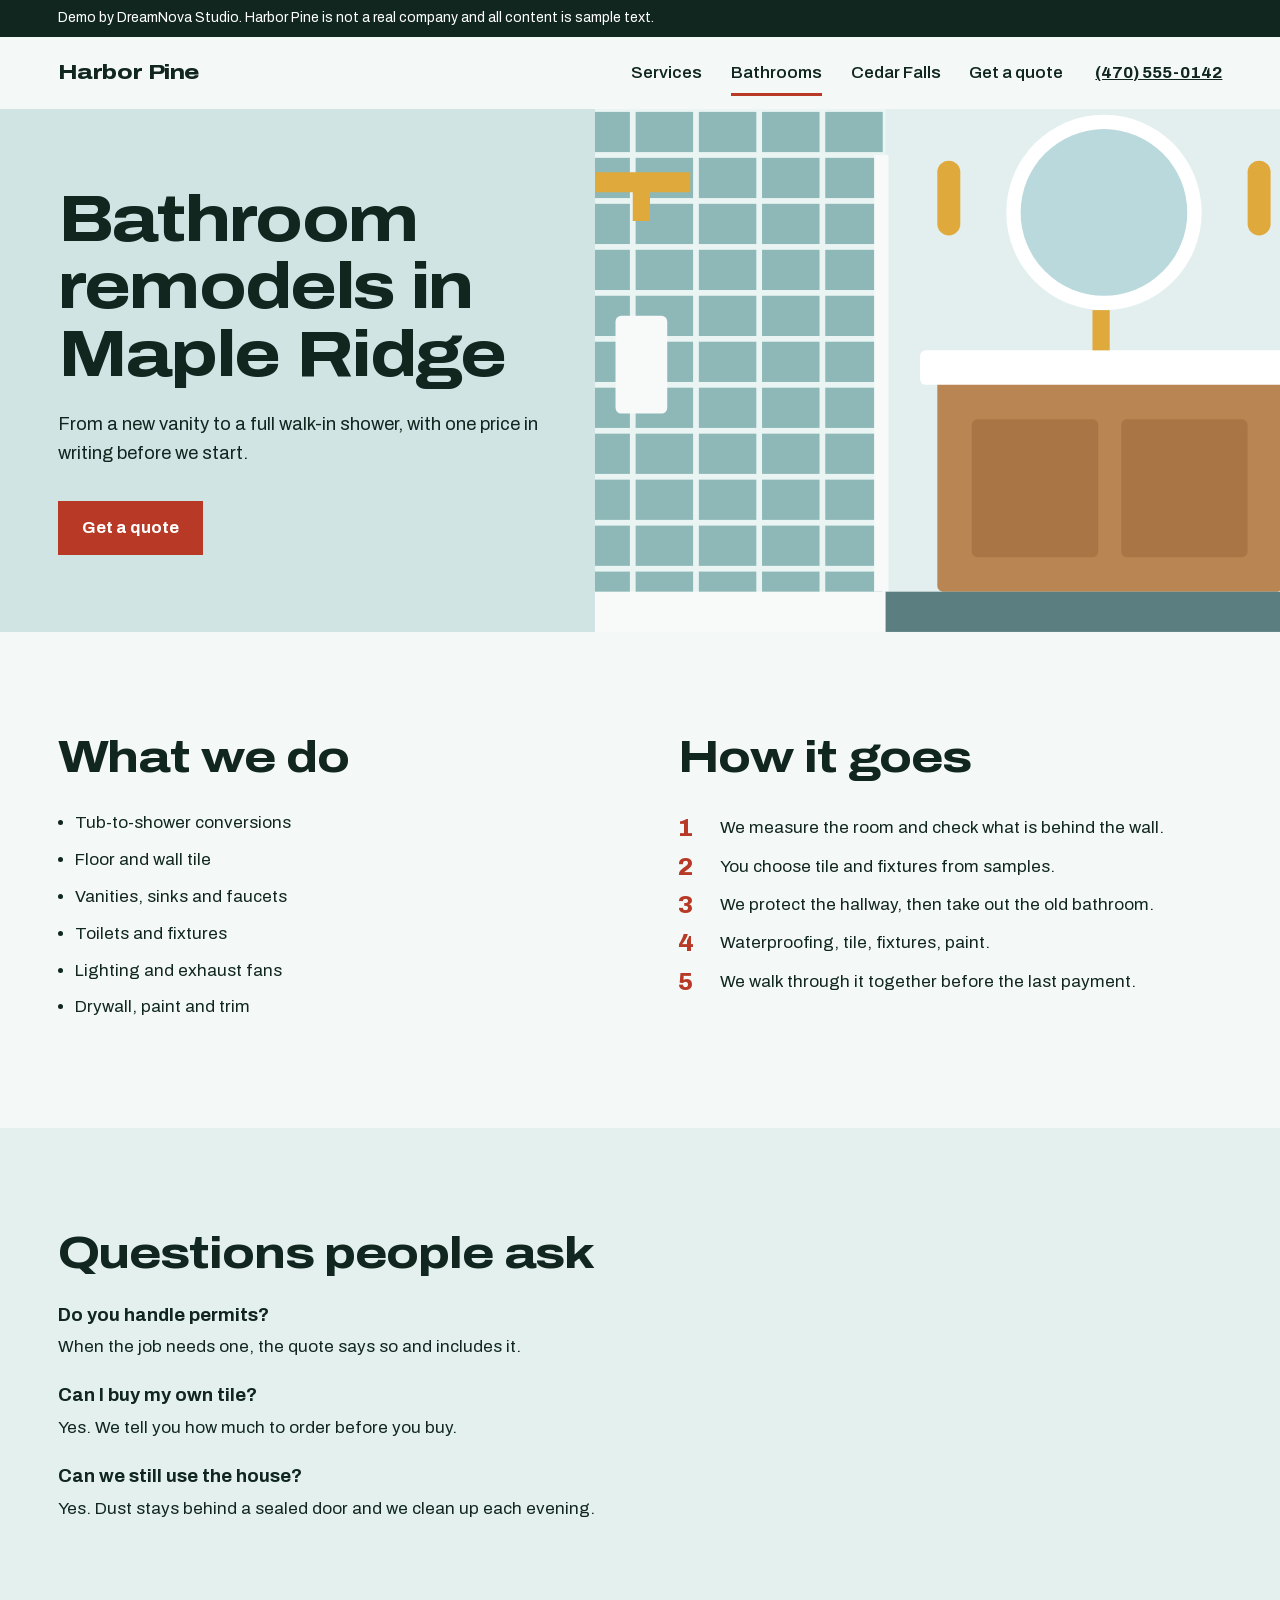
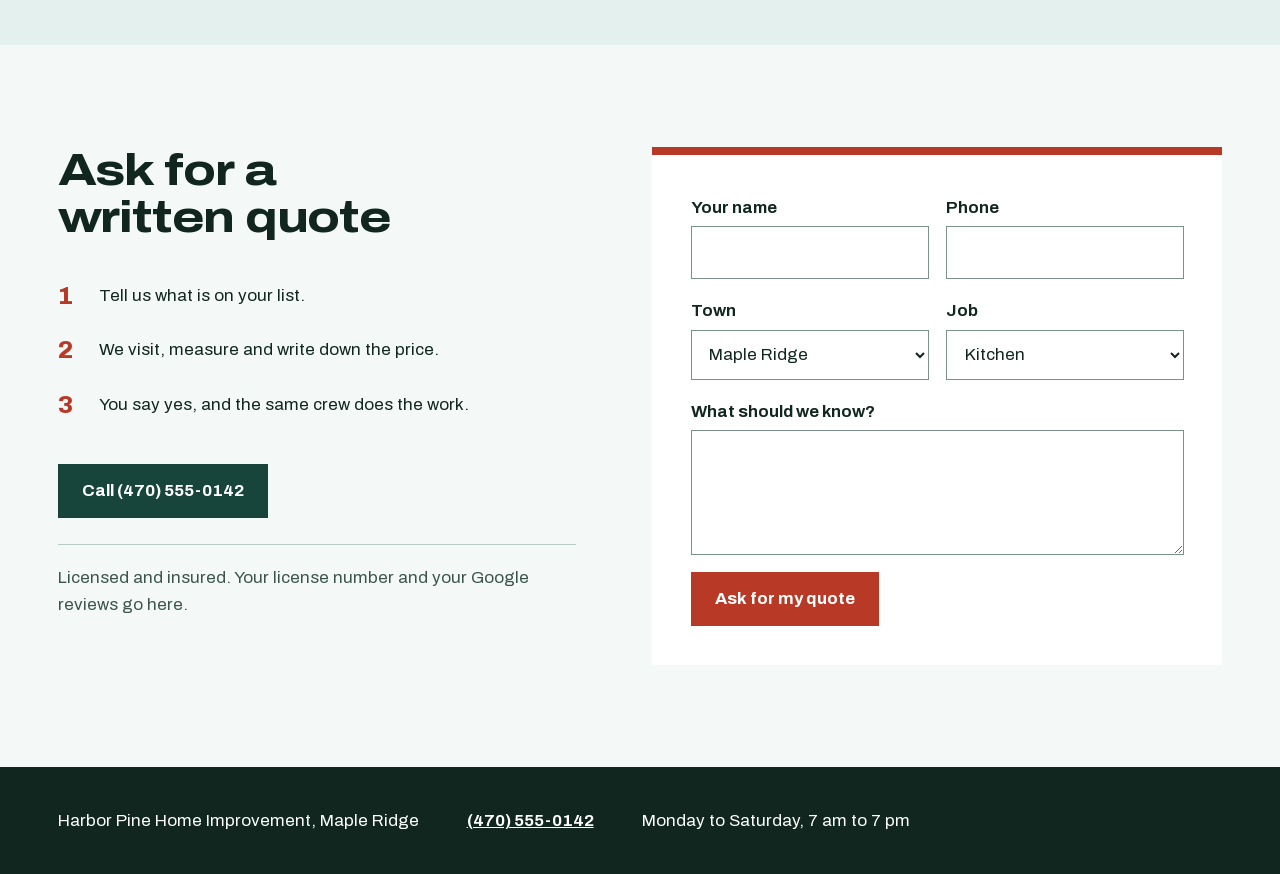
<file: bathroom-remodels.html>
<!doctype html><html lang="en"><head><meta charset="utf-8"><meta name="viewport" content="width=device-width,initial-scale=1"><meta name="robots" content="noindex"><meta name="theme-color" content="#CFE4E3"><title>Bathroom remodels in Maple Ridge: Harbor Pine</title><meta name="description" content="Sample service page for a home improvement contractor."><link rel="icon" href="data:image/svg+xml,%3Csvg xmlns='http://www.w3.org/2000/svg' viewBox='0 0 32 32'%3E%3Crect width='32' height='32' fill='%2317453B'/%3E%3Cpath d='M16 4 27 14v14H5V14z' fill='%23CFE4E3'/%3E%3Cpath d='M13 18h6v10h-6z' fill='%23B83A26'/%3E%3C/svg%3E"><link rel="preload" href="fonts/archivo.woff2" as="font" type="font/woff2" crossorigin><link rel="stylesheet" href="site.css"></head><body>
<div class="demo"><p>Demo by DreamNova Studio. Harbor Pine is not a real company and all content is sample text.</p></div>
<header class="top"><a class="brand" href="./">Harbor Pine</a><nav aria-label="Main"><a href="./#jobs">Services</a><a href="bathroom-remodels.html" aria-current=page>Bathrooms</a><a href="cedar-falls.html">Cedar Falls</a><a href="./#quote">Get a quote</a></nav><a class="tel" href="tel:+14705550142">(470)&nbsp;555-0142</a><details class="menu"><summary>Menu</summary><nav aria-label="Menu" onclick="this.parentNode.open=false"><a href="./#jobs">Services</a><a href="bathroom-remodels.html" aria-current=page>Bathrooms</a><a href="cedar-falls.html">Cedar Falls</a><a href="./#quote">Get a quote</a></nav></details></header>
<main><div class="page"><div class="say"><h1>Bathroom remodels in Maple Ridge</h1><p>From a new vanity to a full walk-in shower, with one price in writing before we start.</p><div class="acts"><a class="btn" href="#quote">Get a quote</a></div></div><svg class="" viewBox="272 228 296 182" preserveAspectRatio="xMidYMid slice" aria-hidden="true"><rect x="-900" y="-700" width="3000" height="1460" fill="#CFE4E3"/><rect x="-900" y="610" width="3000" height="70" fill="#9CC7CB"/><rect x="-120" y="626" width="90" height="3" fill="#CFE4E3"/><rect x="1180" y="632" width="120" height="3" fill="#CFE4E3"/><rect x="1330" y="622" width="70" height="3" fill="#CFE4E3"/><rect x="40" y="640" width="60" height="3" fill="#CFE4E3"/><rect x="1480" y="644" width="110" height="3" fill="#CFE4E3"/><path d="M-900 612 Q-300 560 60 600 T560 600 T1250 602 T2100 580 V622 H-900z" fill="#7FA99B"/><rect x="-900" y="674" width="3000" height="900" fill="#4F8064"/><g transform="translate(120 690) scale(1.5)"><rect x="-7" y="-40" width="14" height="40" fill="#7A5230"/><path d="M0 -250 L48 -130 H-48z" fill="#17453B"/><path d="M0 -202 L60 -96 H-60z" fill="#2C6252"/><path d="M0 -154 L72 -62 H-72z" fill="#17453B"/></g><g transform="translate(10 700) scale(1.05)"><rect x="-7" y="-40" width="14" height="40" fill="#7A5230"/><path d="M0 -250 L48 -130 H-48z" fill="#17453B"/><path d="M0 -202 L60 -96 H-60z" fill="#2C6252"/><path d="M0 -154 L72 -62 H-72z" fill="#17453B"/></g><g transform="translate(206 694) scale(0.8)"><rect x="-7" y="-40" width="14" height="40" fill="#7A5230"/><path d="M0 -250 L48 -130 H-48z" fill="#17453B"/><path d="M0 -202 L60 -96 H-60z" fill="#2C6252"/><path d="M0 -154 L72 -62 H-72z" fill="#17453B"/></g><g transform="translate(1190 690) scale(1.2)"><rect x="-7" y="-40" width="14" height="40" fill="#7A5230"/><path d="M0 -250 L48 -130 H-48z" fill="#17453B"/><path d="M0 -202 L60 -96 H-60z" fill="#2C6252"/><path d="M0 -154 L72 -62 H-72z" fill="#17453B"/></g><g transform="translate(1290 700) scale(0.85)"><rect x="-7" y="-40" width="14" height="40" fill="#7A5230"/><path d="M0 -250 L48 -130 H-48z" fill="#17453B"/><path d="M0 -202 L60 -96 H-60z" fill="#2C6252"/><path d="M0 -154 L72 -62 H-72z" fill="#17453B"/></g><rect x="256" y="214" width="630" height="462" fill="#FFFFFF"/><rect x="256" y="668" width="630" height="12" fill="#8B9894"/><rect x="270" y="424" width="334" height="244" fill="#EAF1EC"/><rect x="270" y="500" width="334" height="66" fill="#C9DAD4"/><rect x="271" y="501" width="31" height="20" fill="#FFFFFF"/><rect x="304" y="501" width="31" height="20" fill="#FFFFFF"/><rect x="337" y="501" width="31" height="20" fill="#FFFFFF"/><rect x="370" y="501" width="31" height="20" fill="#FFFFFF"/><rect x="403" y="501" width="31" height="20" fill="#FFFFFF"/><rect x="436" y="501" width="31" height="20" fill="#FFFFFF"/><rect x="469" y="501" width="31" height="20" fill="#FFFFFF"/><rect x="502" y="501" width="31" height="20" fill="#FFFFFF"/><rect x="535" y="501" width="31" height="20" fill="#FFFFFF"/><rect x="568" y="501" width="31" height="20" fill="#FFFFFF"/><rect x="601" y="501" width="2" height="20" fill="#FFFFFF"/><rect x="271" y="523" width="31" height="20" fill="#FFFFFF"/><rect x="304" y="523" width="31" height="20" fill="#FFFFFF"/><rect x="337" y="523" width="31" height="20" fill="#FFFFFF"/><rect x="370" y="523" width="31" height="20" fill="#FFFFFF"/><rect x="403" y="523" width="31" height="20" fill="#FFFFFF"/><rect x="436" y="523" width="31" height="20" fill="#FFFFFF"/><rect x="469" y="523" width="31" height="20" fill="#FFFFFF"/><rect x="502" y="523" width="31" height="20" fill="#FFFFFF"/><rect x="535" y="523" width="31" height="20" fill="#FFFFFF"/><rect x="568" y="523" width="31" height="20" fill="#FFFFFF"/><rect x="601" y="523" width="2" height="20" fill="#FFFFFF"/><rect x="271" y="545" width="31" height="20" fill="#FFFFFF"/><rect x="304" y="545" width="31" height="20" fill="#FFFFFF"/><rect x="337" y="545" width="31" height="20" fill="#FFFFFF"/><rect x="370" y="545" width="31" height="20" fill="#FFFFFF"/><rect x="403" y="545" width="31" height="20" fill="#FFFFFF"/><rect x="436" y="545" width="31" height="20" fill="#FFFFFF"/><rect x="469" y="545" width="31" height="20" fill="#FFFFFF"/><rect x="502" y="545" width="31" height="20" fill="#FFFFFF"/><rect x="535" y="545" width="31" height="20" fill="#FFFFFF"/><rect x="568" y="545" width="31" height="20" fill="#FFFFFF"/><rect x="601" y="545" width="2" height="20" fill="#FFFFFF"/><rect x="278" y="440" width="50" height="56" fill="#17453B" rx="2"/><rect x="320" y="474" width="3" height="14" fill="#E0A93B"/><rect x="332" y="440" width="50" height="56" fill="#17453B" rx="2"/><rect x="374" y="474" width="3" height="14" fill="#E0A93B"/><rect x="388" y="440" width="92" height="14" fill="#8FA39B"/><path d="M402 454h64l12 46h-88z" fill="#B6C4BE"/><rect x="484" y="440" width="54" height="56" fill="#17453B" rx="2"/><rect x="490" y="474" width="3" height="14" fill="#E0A93B"/><rect x="542" y="440" width="54" height="56" fill="#17453B" rx="2"/><rect x="548" y="474" width="3" height="14" fill="#E0A93B"/><rect x="270" y="566" width="334" height="10" fill="#F9FBFA"/><rect x="272" y="576" width="54" height="78" fill="#17453B" rx="2"/><rect x="289.0" y="586" width="20" height="3" fill="#E0A93B"/><rect x="328" y="576" width="56" height="78" fill="#17453B" rx="2"/><rect x="346.0" y="586" width="20" height="3" fill="#E0A93B"/><rect x="484" y="576" width="58" height="78" fill="#17453B" rx="2"/><rect x="503.0" y="586" width="20" height="3" fill="#E0A93B"/><rect x="544" y="576" width="58" height="78" fill="#17453B" rx="2"/><rect x="563.0" y="586" width="20" height="3" fill="#E0A93B"/><rect x="388" y="570" width="92" height="84" fill="#2B3331" rx="3"/><rect x="398" y="600" width="72" height="40" fill="#E58F4A" rx="3"/><circle cx="402" cy="582" r="5" fill="#DDE5E1"/><circle cx="424" cy="582" r="5" fill="#DDE5E1"/><circle cx="446" cy="582" r="5" fill="#DDE5E1"/><circle cx="468" cy="582" r="5" fill="#DDE5E1"/><rect x="270" y="654" width="334" height="14" fill="#B98552"/><rect x="506" y="548" width="4" height="18" fill="#8FA39B"/><path d="M506 548q0 -14 16 -14v5q-12 0 -12 9z" fill="#8FA39B"/><path d="M300 566q-4 -28 12 -34q18 6 12 34z" fill="#5E9C6B"/><rect x="298" y="556" width="28" height="12" fill="#B83A26" rx="2"/><rect x="270" y="228" width="300" height="182" fill="#E3EFEF"/><rect x="270" y="228" width="132" height="182" fill="#EAF4F3"/><rect x="271" y="229" width="20" height="14" fill="#8DB8B7"/><rect x="293" y="229" width="20" height="14" fill="#8DB8B7"/><rect x="315" y="229" width="20" height="14" fill="#8DB8B7"/><rect x="337" y="229" width="20" height="14" fill="#8DB8B7"/><rect x="359" y="229" width="20" height="14" fill="#8DB8B7"/><rect x="381" y="229" width="20" height="14" fill="#8DB8B7"/><rect x="271" y="245" width="20" height="14" fill="#8DB8B7"/><rect x="293" y="245" width="20" height="14" fill="#8DB8B7"/><rect x="315" y="245" width="20" height="14" fill="#8DB8B7"/><rect x="337" y="245" width="20" height="14" fill="#8DB8B7"/><rect x="359" y="245" width="20" height="14" fill="#8DB8B7"/><rect x="381" y="245" width="20" height="14" fill="#8DB8B7"/><rect x="271" y="261" width="20" height="14" fill="#8DB8B7"/><rect x="293" y="261" width="20" height="14" fill="#8DB8B7"/><rect x="315" y="261" width="20" height="14" fill="#8DB8B7"/><rect x="337" y="261" width="20" height="14" fill="#8DB8B7"/><rect x="359" y="261" width="20" height="14" fill="#8DB8B7"/><rect x="381" y="261" width="20" height="14" fill="#8DB8B7"/><rect x="271" y="277" width="20" height="14" fill="#8DB8B7"/><rect x="293" y="277" width="20" height="14" fill="#8DB8B7"/><rect x="315" y="277" width="20" height="14" fill="#8DB8B7"/><rect x="337" y="277" width="20" height="14" fill="#8DB8B7"/><rect x="359" y="277" width="20" height="14" fill="#8DB8B7"/><rect x="381" y="277" width="20" height="14" fill="#8DB8B7"/><rect x="271" y="293" width="20" height="14" fill="#8DB8B7"/><rect x="293" y="293" width="20" height="14" fill="#8DB8B7"/><rect x="315" y="293" width="20" height="14" fill="#8DB8B7"/><rect x="337" y="293" width="20" height="14" fill="#8DB8B7"/><rect x="359" y="293" width="20" height="14" fill="#8DB8B7"/><rect x="381" y="293" width="20" height="14" fill="#8DB8B7"/><rect x="271" y="309" width="20" height="14" fill="#8DB8B7"/><rect x="293" y="309" width="20" height="14" fill="#8DB8B7"/><rect x="315" y="309" width="20" height="14" fill="#8DB8B7"/><rect x="337" y="309" width="20" height="14" fill="#8DB8B7"/><rect x="359" y="309" width="20" height="14" fill="#8DB8B7"/><rect x="381" y="309" width="20" height="14" fill="#8DB8B7"/><rect x="271" y="325" width="20" height="14" fill="#8DB8B7"/><rect x="293" y="325" width="20" height="14" fill="#8DB8B7"/><rect x="315" y="325" width="20" height="14" fill="#8DB8B7"/><rect x="337" y="325" width="20" height="14" fill="#8DB8B7"/><rect x="359" y="325" width="20" height="14" fill="#8DB8B7"/><rect x="381" y="325" width="20" height="14" fill="#8DB8B7"/><rect x="271" y="341" width="20" height="14" fill="#8DB8B7"/><rect x="293" y="341" width="20" height="14" fill="#8DB8B7"/><rect x="315" y="341" width="20" height="14" fill="#8DB8B7"/><rect x="337" y="341" width="20" height="14" fill="#8DB8B7"/><rect x="359" y="341" width="20" height="14" fill="#8DB8B7"/><rect x="381" y="341" width="20" height="14" fill="#8DB8B7"/><rect x="271" y="357" width="20" height="14" fill="#8DB8B7"/><rect x="293" y="357" width="20" height="14" fill="#8DB8B7"/><rect x="315" y="357" width="20" height="14" fill="#8DB8B7"/><rect x="337" y="357" width="20" height="14" fill="#8DB8B7"/><rect x="359" y="357" width="20" height="14" fill="#8DB8B7"/><rect x="381" y="357" width="20" height="14" fill="#8DB8B7"/><rect x="271" y="373" width="20" height="14" fill="#8DB8B7"/><rect x="293" y="373" width="20" height="14" fill="#8DB8B7"/><rect x="315" y="373" width="20" height="14" fill="#8DB8B7"/><rect x="337" y="373" width="20" height="14" fill="#8DB8B7"/><rect x="359" y="373" width="20" height="14" fill="#8DB8B7"/><rect x="381" y="373" width="20" height="14" fill="#8DB8B7"/><rect x="271" y="389" width="20" height="14" fill="#8DB8B7"/><rect x="293" y="389" width="20" height="14" fill="#8DB8B7"/><rect x="315" y="389" width="20" height="14" fill="#8DB8B7"/><rect x="337" y="389" width="20" height="14" fill="#8DB8B7"/><rect x="359" y="389" width="20" height="14" fill="#8DB8B7"/><rect x="381" y="389" width="20" height="14" fill="#8DB8B7"/><rect x="271" y="405" width="20" height="4" fill="#8DB8B7"/><rect x="293" y="405" width="20" height="4" fill="#8DB8B7"/><rect x="315" y="405" width="20" height="4" fill="#8DB8B7"/><rect x="337" y="405" width="20" height="4" fill="#8DB8B7"/><rect x="359" y="405" width="20" height="4" fill="#8DB8B7"/><rect x="381" y="405" width="20" height="4" fill="#8DB8B7"/><rect x="270" y="396" width="132" height="14" fill="#F7FAF9"/><rect x="398" y="244" width="5" height="152" fill="#F7FAF9"/><path d="M300 250h34v7h-34z M314 257h6v10h-6z" fill="#E0A93B"/><rect x="308" y="300" width="18" height="34" fill="#F7FAF9" rx="2"/><rect x="420" y="322" width="120" height="74" fill="#B98552" rx="2"/><rect x="414" y="312" width="132" height="12" fill="#FFFFFF" rx="2"/><rect x="432" y="336" width="44" height="48" fill="#A97544" rx="2"/><rect x="484" y="336" width="44" height="48" fill="#A97544" rx="2"/><circle cx="478" cy="264" r="34" fill="#FFFFFF"/><circle cx="478" cy="264" r="29" fill="#B9D9DC"/><rect x="528" y="246" width="8" height="26" fill="#E0A93B" rx="4"/><rect x="420" y="246" width="8" height="26" fill="#E0A93B" rx="4"/><rect x="474" y="298" width="6" height="14" fill="#E0A93B"/><rect x="402" y="396" width="168" height="14" fill="#5B7F80"/><rect x="552" y="330" width="10" height="60" fill="#FFFFFF" rx="2"/><rect x="578" y="228" width="292" height="182" fill="#F2E7CF"/><rect x="684" y="246" width="86" height="82" fill="#FFF"/><rect x="690" y="252" width="74" height="70" fill="#A9CFD6"/><rect x="725.0" y="252" width="4" height="70" fill="#FFF"/><rect x="690" y="285.0" width="74" height="4" fill="#FFF"/><rect x="578" y="360" width="292" height="12" fill="#FFFFFF"/><rect x="578" y="372" width="292" height="38" fill="#8E6038"/><rect x="578" y="372.0" width="103" height="8.8" fill="#B98552"/><rect x="683" y="372.0" width="103" height="8.8" fill="#B07B49"/><rect x="788" y="372.0" width="81" height="8.8" fill="#C08D5B"/><rect x="578" y="381.6" width="41" height="8.8" fill="#B07B49"/><rect x="621" y="381.6" width="103" height="8.8" fill="#C08D5B"/><rect x="726" y="381.6" width="103" height="8.8" fill="#B98552"/><rect x="831" y="381.6" width="38" height="8.8" fill="#B07B49"/><rect x="578" y="391.2" width="79" height="8.8" fill="#C08D5B"/><rect x="659" y="391.2" width="103" height="8.8" fill="#B98552"/><rect x="764" y="391.2" width="103" height="8.8" fill="#B07B49"/><rect x="869" y="391.2" width="0" height="8.8" fill="#C08D5B"/><rect x="578" y="400.8" width="17" height="8.8" fill="#B98552"/><rect x="597" y="400.8" width="103" height="8.8" fill="#B07B49"/><rect x="702" y="400.8" width="103" height="8.8" fill="#C08D5B"/><rect x="807" y="400.8" width="62" height="8.8" fill="#B98552"/><rect x="622" y="318" width="150" height="46" fill="#FFFFFF" rx="6"/><rect x="622" y="336" width="150" height="34" fill="#4E7F8C" rx="4"/><rect x="612" y="290" width="12" height="84" fill="#7A5230" rx="2"/><rect x="630" y="310" width="40" height="18" fill="#F7FAF9" rx="6"/><rect x="796" y="330" width="44" height="42" fill="#7A5230" rx="2"/><path d="M806 300h24l8 18h-40z" fill="#E0A93B"/><rect x="816" y="318" width="4" height="12" fill="#10261F"/><path d="M570 70 L918 214 H222z" fill="#F7FAF9"/><path d="M549 92 H591 L642 111 H498z" fill="#1D5145"/><path d="M498 112 H642 L694 131 H446z" fill="#17453B"/><path d="M446 132 H694 L745 151 H395z" fill="#1D5145"/><path d="M395 152 H745 L797 171 H343z" fill="#17453B"/><path d="M343 172 H797 L848 191 H292z" fill="#1D5145"/><path d="M292 192 H848 L900 211 H240z" fill="#17453B"/><path d="M570 60 L932 208 L926 222 L570 78 L214 222 L208 208z" fill="#39464A"/><rect x="538" y="126" width="64" height="68" fill="#FFF"/><rect x="544" y="132" width="52" height="56" fill="#A9CFD6"/><rect x="568.0" y="132" width="4" height="56" fill="#FFF"/><rect x="544" y="158.0" width="52" height="4" fill="#FFF"/><path d="M880 440 L1104 466 V480 L880 456z" fill="#39464A"/><rect x="1084" y="478" width="14" height="166" fill="#FFFFFF"/><rect x="880" y="640" width="226" height="14" fill="#B98552"/><rect x="884" y="655" width="19" height="22" fill="#A97544"/><rect x="906" y="655" width="19" height="22" fill="#A97544"/><rect x="928" y="655" width="19" height="22" fill="#A97544"/><rect x="950" y="655" width="19" height="22" fill="#A97544"/><rect x="972" y="655" width="19" height="22" fill="#A97544"/><rect x="994" y="655" width="19" height="22" fill="#A97544"/><rect x="1016" y="655" width="19" height="22" fill="#A97544"/><rect x="1038" y="655" width="19" height="22" fill="#A97544"/><rect x="1060" y="655" width="19" height="22" fill="#A97544"/><rect x="1082" y="655" width="19" height="22" fill="#A97544"/><rect x="896" y="566" width="188" height="9" fill="#FFFFFF"/><rect x="896" y="622" width="188" height="7" fill="#FFFFFF"/><rect x="902" y="575" width="6" height="47" fill="#FFFFFF"/><rect x="920" y="575" width="6" height="47" fill="#FFFFFF"/><rect x="938" y="575" width="6" height="47" fill="#FFFFFF"/><rect x="956" y="575" width="6" height="47" fill="#FFFFFF"/><rect x="974" y="575" width="6" height="47" fill="#FFFFFF"/><rect x="992" y="575" width="6" height="47" fill="#FFFFFF"/><rect x="1010" y="575" width="6" height="47" fill="#FFFFFF"/><rect x="1028" y="575" width="6" height="47" fill="#FFFFFF"/><rect x="1046" y="575" width="6" height="47" fill="#FFFFFF"/><rect x="1064" y="575" width="6" height="47" fill="#FFFFFF"/><path d="M940 640l10 -56h8l-5 34h40l8 22h-8l-6 -14h-34l-5 14z" fill="#B83A26"/><path d="M1016 640l10 -56h8l-5 34h34l8 22h-8l-6 -14h-28l-5 14z" fill="#B83A26"/><circle cx="900" cy="474.0" r="5" fill="#E0A93B"/><circle cx="926" cy="480.6" r="5" fill="#E0A93B"/><circle cx="952" cy="477.2" r="5" fill="#E0A93B"/><circle cx="978" cy="483.8" r="5" fill="#E0A93B"/><circle cx="1004" cy="480.4" r="5" fill="#E0A93B"/><circle cx="1030" cy="487.0" r="5" fill="#E0A93B"/><circle cx="1056" cy="483.6" r="5" fill="#E0A93B"/><circle cx="1082" cy="490.2" r="5" fill="#E0A93B"/><rect x="612" y="424" width="258" height="244" fill="#F6F1E4"/><rect x="612" y="600" width="258" height="54" fill="#FFFFFF"/><rect x="612" y="594" width="258" height="7" fill="#DCE5E0"/><rect x="612" y="654" width="258" height="14" fill="#B98552"/><rect x="752" y="462" width="106" height="194" fill="#FFFFFF"/><rect x="762" y="472" width="86" height="182" fill="#B83A26" rx="2"/><rect x="774" y="486" width="28" height="52" fill="#CF5540"/><rect x="808" y="486" width="28" height="52" fill="#CF5540"/><rect x="774" y="552" width="28" height="84" fill="#CF5540"/><rect x="808" y="552" width="28" height="84" fill="#CF5540"/><circle cx="838" cy="566" r="5" fill="#E0A93B"/><rect x="636" y="470" width="84" height="9" fill="#B98552"/><rect x="648" y="479" width="5" height="12" fill="#E0A93B"/><rect x="674" y="479" width="5" height="12" fill="#E0A93B"/><rect x="700" y="479" width="5" height="12" fill="#E0A93B"/><path d="M640 491h24l6 62h-34z" fill="#4E7F8C"/><path d="M690 491q14 -8 26 0l-4 34h-18z" fill="#E0A93B"/><rect x="630" y="612" width="100" height="8" fill="#B98552"/><rect x="636" y="620" width="8" height="34" fill="#B98552"/><rect x="716" y="620" width="8" height="34" fill="#B98552"/><rect x="650" y="640" width="22" height="14" fill="#2B3331" rx="3"/><rect x="676" y="640" width="22" height="14" fill="#2B3331" rx="3"/><rect x="612" y="424" width="258" height="8" fill="#FFFFFF"/></svg></div>
<section class="wrap pair"><div><h2>What we do</h2><ul><li>Tub-to-shower conversions</li><li>Floor and wall tile</li><li>Vanities, sinks and faucets</li><li>Toilets and fixtures</li><li>Lighting and exhaust fans</li><li>Drywall, paint and trim</li></ul></div><div><h2>How it goes</h2><ol class="steps"><li><span>We measure the room and check what is behind the wall.</span></li><li><span>You choose tile and fixtures from samples.</span></li><li><span>We protect the hallway, then take out the old bathroom.</span></li><li><span>Waterproofing, tile, fixtures, paint.</span></li><li><span>We walk through it together before the last payment.</span></li></ol></div></section>
<section class="wrap mist"><h2>Questions people ask</h2><dl><dt>Do you handle permits?</dt><dd>When the job needs one, the quote says so and includes it.</dd><dt>Can I buy my own tile?</dt><dd>Yes. We tell you how much to order before you buy.</dd><dt>Can we still use the house?</dt><dd>Yes. Dust stays behind a sealed door and we clean up each evening.</dd></dl></section><section class="wrap ask" id="quote"><div><h2>Ask for a written quote</h2><ol><li><span>Tell us what is on your list.</span></li><li><span>We visit, measure and write down the price.</span></li><li><span>You say yes, and the same crew does the work.</span></li></ol><div class="acts"><a class="btn two" href="tel:+14705550142">Call (470)&nbsp;555-0142</a></div><p class="cred">Licensed and insured. Your license number and your Google reviews go here.</p></div>
<form><label>Your name<input name="name" autocomplete="name" required></label><label>Phone<input name="tel" type="tel" autocomplete="tel" required></label><label>Town<select name="town"><option>Maple Ridge<option>Cedar Falls<option>Oakmont<option>Riverton<option>Pine Hollow<option>Lakeview<option>Fairhaven<option>Another town</select></label><label>Job<select name="job"><option>Kitchen<option>Bathroom<option>Floors<option>Painting<option>Deck or porch<option>Repairs</select></label><label class="full">What should we know?<textarea name="note" rows="4"></textarea></label><div class="full"><button class="btn" type="submit">Ask for my quote</button></div><p class="full ok" role="status"></p></form></section>
<script>document.querySelector("form").onsubmit=e=>{e.preventDefault();e.target.querySelector(".ok").textContent="This is a demo, so nothing was sent. On your site, this request goes to your email."}</script></main><footer><p>Harbor Pine Home Improvement, Maple Ridge</p><a href="tel:+14705550142">(470)&nbsp;555-0142</a><p>Monday to Saturday, 7 am to 7 pm</p></footer>
<div class="quick"><a class="btn" href="tel:+14705550142">Call</a><a class="btn two" href="sms:+14705550142">Text</a></div></body></html>
</file>
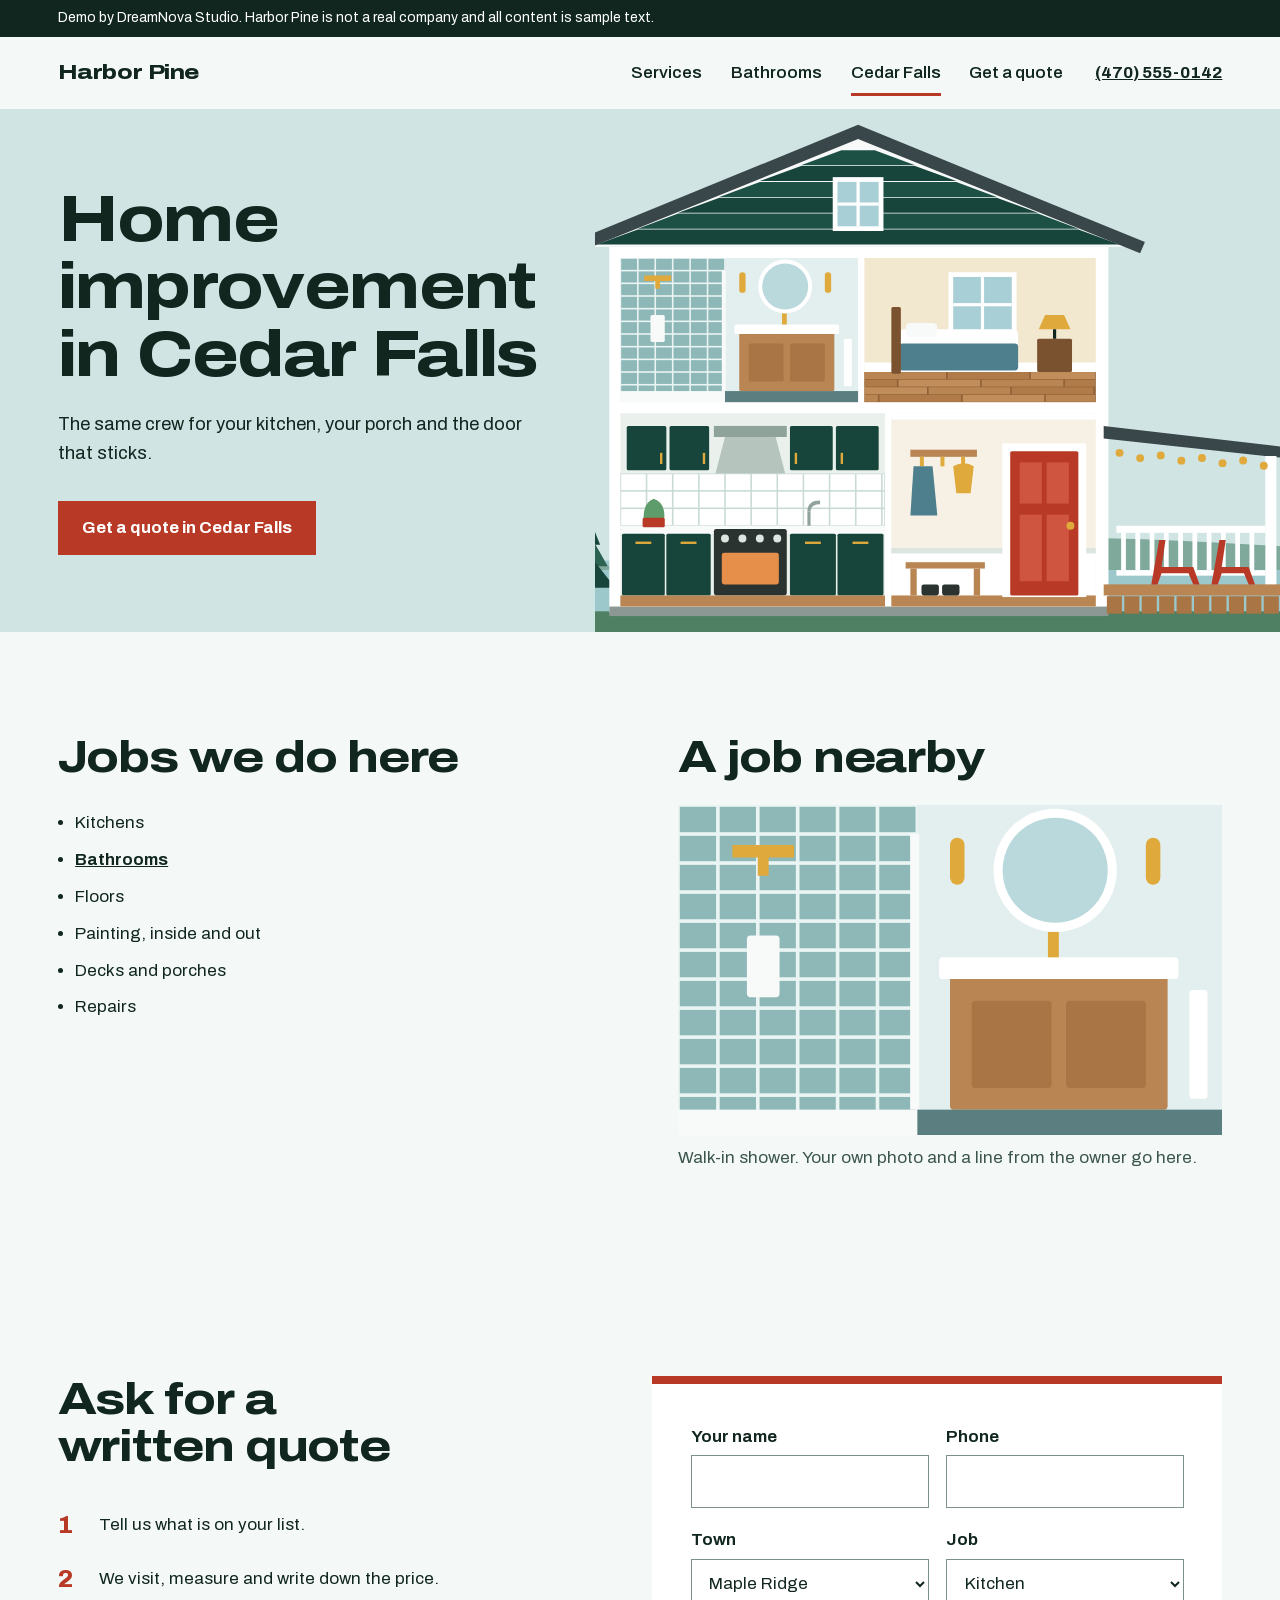
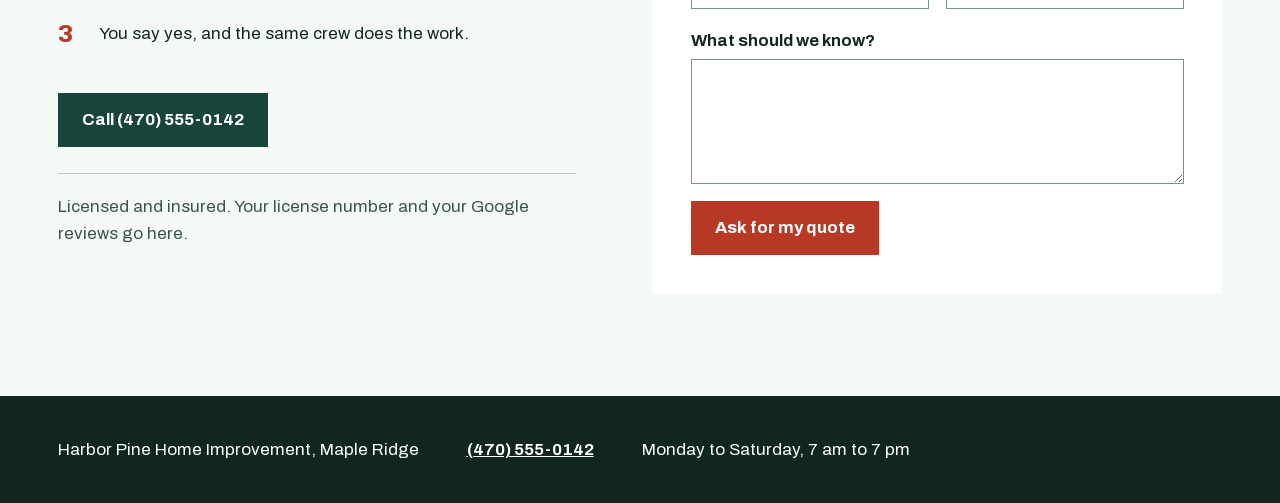
<file: cedar-falls.html>
<!doctype html><html lang="en"><head><meta charset="utf-8"><meta name="viewport" content="width=device-width,initial-scale=1"><meta name="robots" content="noindex"><meta name="theme-color" content="#CFE4E3"><title>Home improvement contractor in Cedar Falls: Harbor Pine</title><meta name="description" content="Sample town page for a home improvement contractor."><link rel="icon" href="data:image/svg+xml,%3Csvg xmlns='http://www.w3.org/2000/svg' viewBox='0 0 32 32'%3E%3Crect width='32' height='32' fill='%2317453B'/%3E%3Cpath d='M16 4 27 14v14H5V14z' fill='%23CFE4E3'/%3E%3Cpath d='M13 18h6v10h-6z' fill='%23B83A26'/%3E%3C/svg%3E"><link rel="preload" href="fonts/archivo.woff2" as="font" type="font/woff2" crossorigin><link rel="stylesheet" href="site.css"></head><body>
<div class="demo"><p>Demo by DreamNova Studio. Harbor Pine is not a real company and all content is sample text.</p></div>
<header class="top"><a class="brand" href="./">Harbor Pine</a><nav aria-label="Main"><a href="./#jobs">Services</a><a href="bathroom-remodels.html">Bathrooms</a><a href="cedar-falls.html" aria-current=page>Cedar Falls</a><a href="./#quote">Get a quote</a></nav><a class="tel" href="tel:+14705550142">(470)&nbsp;555-0142</a><details class="menu"><summary>Menu</summary><nav aria-label="Menu" onclick="this.parentNode.open=false"><a href="./#jobs">Services</a><a href="bathroom-remodels.html">Bathrooms</a><a href="cedar-falls.html" aria-current=page>Cedar Falls</a><a href="./#quote">Get a quote</a></nav></details></header>
<main><div class="page"><div class="say"><h1>Home improvement in Cedar Falls</h1><p>The same crew for your kitchen, your porch and the door that sticks.</p><div class="acts"><a class="btn" href="#quote">Get a quote in Cedar Falls</a></div></div><svg class="" viewBox="190 40 960 660" preserveAspectRatio="xMidYMid slice" aria-hidden="true"><rect x="-900" y="-700" width="3000" height="1460" fill="#CFE4E3"/><rect x="-900" y="610" width="3000" height="70" fill="#9CC7CB"/><rect x="-120" y="626" width="90" height="3" fill="#CFE4E3"/><rect x="1180" y="632" width="120" height="3" fill="#CFE4E3"/><rect x="1330" y="622" width="70" height="3" fill="#CFE4E3"/><rect x="40" y="640" width="60" height="3" fill="#CFE4E3"/><rect x="1480" y="644" width="110" height="3" fill="#CFE4E3"/><path d="M-900 612 Q-300 560 60 600 T560 600 T1250 602 T2100 580 V622 H-900z" fill="#7FA99B"/><rect x="-900" y="674" width="3000" height="900" fill="#4F8064"/><g transform="translate(120 690) scale(1.5)"><rect x="-7" y="-40" width="14" height="40" fill="#7A5230"/><path d="M0 -250 L48 -130 H-48z" fill="#17453B"/><path d="M0 -202 L60 -96 H-60z" fill="#2C6252"/><path d="M0 -154 L72 -62 H-72z" fill="#17453B"/></g><g transform="translate(10 700) scale(1.05)"><rect x="-7" y="-40" width="14" height="40" fill="#7A5230"/><path d="M0 -250 L48 -130 H-48z" fill="#17453B"/><path d="M0 -202 L60 -96 H-60z" fill="#2C6252"/><path d="M0 -154 L72 -62 H-72z" fill="#17453B"/></g><g transform="translate(206 694) scale(0.8)"><rect x="-7" y="-40" width="14" height="40" fill="#7A5230"/><path d="M0 -250 L48 -130 H-48z" fill="#17453B"/><path d="M0 -202 L60 -96 H-60z" fill="#2C6252"/><path d="M0 -154 L72 -62 H-72z" fill="#17453B"/></g><g transform="translate(1190 690) scale(1.2)"><rect x="-7" y="-40" width="14" height="40" fill="#7A5230"/><path d="M0 -250 L48 -130 H-48z" fill="#17453B"/><path d="M0 -202 L60 -96 H-60z" fill="#2C6252"/><path d="M0 -154 L72 -62 H-72z" fill="#17453B"/></g><g transform="translate(1290 700) scale(0.85)"><rect x="-7" y="-40" width="14" height="40" fill="#7A5230"/><path d="M0 -250 L48 -130 H-48z" fill="#17453B"/><path d="M0 -202 L60 -96 H-60z" fill="#2C6252"/><path d="M0 -154 L72 -62 H-72z" fill="#17453B"/></g><rect x="256" y="214" width="630" height="462" fill="#FFFFFF"/><rect x="256" y="668" width="630" height="12" fill="#8B9894"/><rect x="270" y="424" width="334" height="244" fill="#EAF1EC"/><rect x="270" y="500" width="334" height="66" fill="#C9DAD4"/><rect x="271" y="501" width="31" height="20" fill="#FFFFFF"/><rect x="304" y="501" width="31" height="20" fill="#FFFFFF"/><rect x="337" y="501" width="31" height="20" fill="#FFFFFF"/><rect x="370" y="501" width="31" height="20" fill="#FFFFFF"/><rect x="403" y="501" width="31" height="20" fill="#FFFFFF"/><rect x="436" y="501" width="31" height="20" fill="#FFFFFF"/><rect x="469" y="501" width="31" height="20" fill="#FFFFFF"/><rect x="502" y="501" width="31" height="20" fill="#FFFFFF"/><rect x="535" y="501" width="31" height="20" fill="#FFFFFF"/><rect x="568" y="501" width="31" height="20" fill="#FFFFFF"/><rect x="601" y="501" width="2" height="20" fill="#FFFFFF"/><rect x="271" y="523" width="31" height="20" fill="#FFFFFF"/><rect x="304" y="523" width="31" height="20" fill="#FFFFFF"/><rect x="337" y="523" width="31" height="20" fill="#FFFFFF"/><rect x="370" y="523" width="31" height="20" fill="#FFFFFF"/><rect x="403" y="523" width="31" height="20" fill="#FFFFFF"/><rect x="436" y="523" width="31" height="20" fill="#FFFFFF"/><rect x="469" y="523" width="31" height="20" fill="#FFFFFF"/><rect x="502" y="523" width="31" height="20" fill="#FFFFFF"/><rect x="535" y="523" width="31" height="20" fill="#FFFFFF"/><rect x="568" y="523" width="31" height="20" fill="#FFFFFF"/><rect x="601" y="523" width="2" height="20" fill="#FFFFFF"/><rect x="271" y="545" width="31" height="20" fill="#FFFFFF"/><rect x="304" y="545" width="31" height="20" fill="#FFFFFF"/><rect x="337" y="545" width="31" height="20" fill="#FFFFFF"/><rect x="370" y="545" width="31" height="20" fill="#FFFFFF"/><rect x="403" y="545" width="31" height="20" fill="#FFFFFF"/><rect x="436" y="545" width="31" height="20" fill="#FFFFFF"/><rect x="469" y="545" width="31" height="20" fill="#FFFFFF"/><rect x="502" y="545" width="31" height="20" fill="#FFFFFF"/><rect x="535" y="545" width="31" height="20" fill="#FFFFFF"/><rect x="568" y="545" width="31" height="20" fill="#FFFFFF"/><rect x="601" y="545" width="2" height="20" fill="#FFFFFF"/><rect x="278" y="440" width="50" height="56" fill="#17453B" rx="2"/><rect x="320" y="474" width="3" height="14" fill="#E0A93B"/><rect x="332" y="440" width="50" height="56" fill="#17453B" rx="2"/><rect x="374" y="474" width="3" height="14" fill="#E0A93B"/><rect x="388" y="440" width="92" height="14" fill="#8FA39B"/><path d="M402 454h64l12 46h-88z" fill="#B6C4BE"/><rect x="484" y="440" width="54" height="56" fill="#17453B" rx="2"/><rect x="490" y="474" width="3" height="14" fill="#E0A93B"/><rect x="542" y="440" width="54" height="56" fill="#17453B" rx="2"/><rect x="548" y="474" width="3" height="14" fill="#E0A93B"/><rect x="270" y="566" width="334" height="10" fill="#F9FBFA"/><rect x="272" y="576" width="54" height="78" fill="#17453B" rx="2"/><rect x="289.0" y="586" width="20" height="3" fill="#E0A93B"/><rect x="328" y="576" width="56" height="78" fill="#17453B" rx="2"/><rect x="346.0" y="586" width="20" height="3" fill="#E0A93B"/><rect x="484" y="576" width="58" height="78" fill="#17453B" rx="2"/><rect x="503.0" y="586" width="20" height="3" fill="#E0A93B"/><rect x="544" y="576" width="58" height="78" fill="#17453B" rx="2"/><rect x="563.0" y="586" width="20" height="3" fill="#E0A93B"/><rect x="388" y="570" width="92" height="84" fill="#2B3331" rx="3"/><rect x="398" y="600" width="72" height="40" fill="#E58F4A" rx="3"/><circle cx="402" cy="582" r="5" fill="#DDE5E1"/><circle cx="424" cy="582" r="5" fill="#DDE5E1"/><circle cx="446" cy="582" r="5" fill="#DDE5E1"/><circle cx="468" cy="582" r="5" fill="#DDE5E1"/><rect x="270" y="654" width="334" height="14" fill="#B98552"/><rect x="506" y="548" width="4" height="18" fill="#8FA39B"/><path d="M506 548q0 -14 16 -14v5q-12 0 -12 9z" fill="#8FA39B"/><path d="M300 566q-4 -28 12 -34q18 6 12 34z" fill="#5E9C6B"/><rect x="298" y="556" width="28" height="12" fill="#B83A26" rx="2"/><rect x="270" y="228" width="300" height="182" fill="#E3EFEF"/><rect x="270" y="228" width="132" height="182" fill="#EAF4F3"/><rect x="271" y="229" width="20" height="14" fill="#8DB8B7"/><rect x="293" y="229" width="20" height="14" fill="#8DB8B7"/><rect x="315" y="229" width="20" height="14" fill="#8DB8B7"/><rect x="337" y="229" width="20" height="14" fill="#8DB8B7"/><rect x="359" y="229" width="20" height="14" fill="#8DB8B7"/><rect x="381" y="229" width="20" height="14" fill="#8DB8B7"/><rect x="271" y="245" width="20" height="14" fill="#8DB8B7"/><rect x="293" y="245" width="20" height="14" fill="#8DB8B7"/><rect x="315" y="245" width="20" height="14" fill="#8DB8B7"/><rect x="337" y="245" width="20" height="14" fill="#8DB8B7"/><rect x="359" y="245" width="20" height="14" fill="#8DB8B7"/><rect x="381" y="245" width="20" height="14" fill="#8DB8B7"/><rect x="271" y="261" width="20" height="14" fill="#8DB8B7"/><rect x="293" y="261" width="20" height="14" fill="#8DB8B7"/><rect x="315" y="261" width="20" height="14" fill="#8DB8B7"/><rect x="337" y="261" width="20" height="14" fill="#8DB8B7"/><rect x="359" y="261" width="20" height="14" fill="#8DB8B7"/><rect x="381" y="261" width="20" height="14" fill="#8DB8B7"/><rect x="271" y="277" width="20" height="14" fill="#8DB8B7"/><rect x="293" y="277" width="20" height="14" fill="#8DB8B7"/><rect x="315" y="277" width="20" height="14" fill="#8DB8B7"/><rect x="337" y="277" width="20" height="14" fill="#8DB8B7"/><rect x="359" y="277" width="20" height="14" fill="#8DB8B7"/><rect x="381" y="277" width="20" height="14" fill="#8DB8B7"/><rect x="271" y="293" width="20" height="14" fill="#8DB8B7"/><rect x="293" y="293" width="20" height="14" fill="#8DB8B7"/><rect x="315" y="293" width="20" height="14" fill="#8DB8B7"/><rect x="337" y="293" width="20" height="14" fill="#8DB8B7"/><rect x="359" y="293" width="20" height="14" fill="#8DB8B7"/><rect x="381" y="293" width="20" height="14" fill="#8DB8B7"/><rect x="271" y="309" width="20" height="14" fill="#8DB8B7"/><rect x="293" y="309" width="20" height="14" fill="#8DB8B7"/><rect x="315" y="309" width="20" height="14" fill="#8DB8B7"/><rect x="337" y="309" width="20" height="14" fill="#8DB8B7"/><rect x="359" y="309" width="20" height="14" fill="#8DB8B7"/><rect x="381" y="309" width="20" height="14" fill="#8DB8B7"/><rect x="271" y="325" width="20" height="14" fill="#8DB8B7"/><rect x="293" y="325" width="20" height="14" fill="#8DB8B7"/><rect x="315" y="325" width="20" height="14" fill="#8DB8B7"/><rect x="337" y="325" width="20" height="14" fill="#8DB8B7"/><rect x="359" y="325" width="20" height="14" fill="#8DB8B7"/><rect x="381" y="325" width="20" height="14" fill="#8DB8B7"/><rect x="271" y="341" width="20" height="14" fill="#8DB8B7"/><rect x="293" y="341" width="20" height="14" fill="#8DB8B7"/><rect x="315" y="341" width="20" height="14" fill="#8DB8B7"/><rect x="337" y="341" width="20" height="14" fill="#8DB8B7"/><rect x="359" y="341" width="20" height="14" fill="#8DB8B7"/><rect x="381" y="341" width="20" height="14" fill="#8DB8B7"/><rect x="271" y="357" width="20" height="14" fill="#8DB8B7"/><rect x="293" y="357" width="20" height="14" fill="#8DB8B7"/><rect x="315" y="357" width="20" height="14" fill="#8DB8B7"/><rect x="337" y="357" width="20" height="14" fill="#8DB8B7"/><rect x="359" y="357" width="20" height="14" fill="#8DB8B7"/><rect x="381" y="357" width="20" height="14" fill="#8DB8B7"/><rect x="271" y="373" width="20" height="14" fill="#8DB8B7"/><rect x="293" y="373" width="20" height="14" fill="#8DB8B7"/><rect x="315" y="373" width="20" height="14" fill="#8DB8B7"/><rect x="337" y="373" width="20" height="14" fill="#8DB8B7"/><rect x="359" y="373" width="20" height="14" fill="#8DB8B7"/><rect x="381" y="373" width="20" height="14" fill="#8DB8B7"/><rect x="271" y="389" width="20" height="14" fill="#8DB8B7"/><rect x="293" y="389" width="20" height="14" fill="#8DB8B7"/><rect x="315" y="389" width="20" height="14" fill="#8DB8B7"/><rect x="337" y="389" width="20" height="14" fill="#8DB8B7"/><rect x="359" y="389" width="20" height="14" fill="#8DB8B7"/><rect x="381" y="389" width="20" height="14" fill="#8DB8B7"/><rect x="271" y="405" width="20" height="4" fill="#8DB8B7"/><rect x="293" y="405" width="20" height="4" fill="#8DB8B7"/><rect x="315" y="405" width="20" height="4" fill="#8DB8B7"/><rect x="337" y="405" width="20" height="4" fill="#8DB8B7"/><rect x="359" y="405" width="20" height="4" fill="#8DB8B7"/><rect x="381" y="405" width="20" height="4" fill="#8DB8B7"/><rect x="270" y="396" width="132" height="14" fill="#F7FAF9"/><rect x="398" y="244" width="5" height="152" fill="#F7FAF9"/><path d="M300 250h34v7h-34z M314 257h6v10h-6z" fill="#E0A93B"/><rect x="308" y="300" width="18" height="34" fill="#F7FAF9" rx="2"/><rect x="420" y="322" width="120" height="74" fill="#B98552" rx="2"/><rect x="414" y="312" width="132" height="12" fill="#FFFFFF" rx="2"/><rect x="432" y="336" width="44" height="48" fill="#A97544" rx="2"/><rect x="484" y="336" width="44" height="48" fill="#A97544" rx="2"/><circle cx="478" cy="264" r="34" fill="#FFFFFF"/><circle cx="478" cy="264" r="29" fill="#B9D9DC"/><rect x="528" y="246" width="8" height="26" fill="#E0A93B" rx="4"/><rect x="420" y="246" width="8" height="26" fill="#E0A93B" rx="4"/><rect x="474" y="298" width="6" height="14" fill="#E0A93B"/><rect x="402" y="396" width="168" height="14" fill="#5B7F80"/><rect x="552" y="330" width="10" height="60" fill="#FFFFFF" rx="2"/><rect x="578" y="228" width="292" height="182" fill="#F2E7CF"/><rect x="684" y="246" width="86" height="82" fill="#FFF"/><rect x="690" y="252" width="74" height="70" fill="#A9CFD6"/><rect x="725.0" y="252" width="4" height="70" fill="#FFF"/><rect x="690" y="285.0" width="74" height="4" fill="#FFF"/><rect x="578" y="360" width="292" height="12" fill="#FFFFFF"/><rect x="578" y="372" width="292" height="38" fill="#8E6038"/><rect x="578" y="372.0" width="103" height="8.8" fill="#B98552"/><rect x="683" y="372.0" width="103" height="8.8" fill="#B07B49"/><rect x="788" y="372.0" width="81" height="8.8" fill="#C08D5B"/><rect x="578" y="381.6" width="41" height="8.8" fill="#B07B49"/><rect x="621" y="381.6" width="103" height="8.8" fill="#C08D5B"/><rect x="726" y="381.6" width="103" height="8.8" fill="#B98552"/><rect x="831" y="381.6" width="38" height="8.8" fill="#B07B49"/><rect x="578" y="391.2" width="79" height="8.8" fill="#C08D5B"/><rect x="659" y="391.2" width="103" height="8.8" fill="#B98552"/><rect x="764" y="391.2" width="103" height="8.8" fill="#B07B49"/><rect x="869" y="391.2" width="0" height="8.8" fill="#C08D5B"/><rect x="578" y="400.8" width="17" height="8.8" fill="#B98552"/><rect x="597" y="400.8" width="103" height="8.8" fill="#B07B49"/><rect x="702" y="400.8" width="103" height="8.8" fill="#C08D5B"/><rect x="807" y="400.8" width="62" height="8.8" fill="#B98552"/><rect x="622" y="318" width="150" height="46" fill="#FFFFFF" rx="6"/><rect x="622" y="336" width="150" height="34" fill="#4E7F8C" rx="4"/><rect x="612" y="290" width="12" height="84" fill="#7A5230" rx="2"/><rect x="630" y="310" width="40" height="18" fill="#F7FAF9" rx="6"/><rect x="796" y="330" width="44" height="42" fill="#7A5230" rx="2"/><path d="M806 300h24l8 18h-40z" fill="#E0A93B"/><rect x="816" y="318" width="4" height="12" fill="#10261F"/><path d="M570 70 L918 214 H222z" fill="#F7FAF9"/><path d="M549 92 H591 L642 111 H498z" fill="#1D5145"/><path d="M498 112 H642 L694 131 H446z" fill="#17453B"/><path d="M446 132 H694 L745 151 H395z" fill="#1D5145"/><path d="M395 152 H745 L797 171 H343z" fill="#17453B"/><path d="M343 172 H797 L848 191 H292z" fill="#1D5145"/><path d="M292 192 H848 L900 211 H240z" fill="#17453B"/><path d="M570 60 L932 208 L926 222 L570 78 L214 222 L208 208z" fill="#39464A"/><rect x="538" y="126" width="64" height="68" fill="#FFF"/><rect x="544" y="132" width="52" height="56" fill="#A9CFD6"/><rect x="568.0" y="132" width="4" height="56" fill="#FFF"/><rect x="544" y="158.0" width="52" height="4" fill="#FFF"/><path d="M880 440 L1104 466 V480 L880 456z" fill="#39464A"/><rect x="1084" y="478" width="14" height="166" fill="#FFFFFF"/><rect x="880" y="640" width="226" height="14" fill="#B98552"/><rect x="884" y="655" width="19" height="22" fill="#A97544"/><rect x="906" y="655" width="19" height="22" fill="#A97544"/><rect x="928" y="655" width="19" height="22" fill="#A97544"/><rect x="950" y="655" width="19" height="22" fill="#A97544"/><rect x="972" y="655" width="19" height="22" fill="#A97544"/><rect x="994" y="655" width="19" height="22" fill="#A97544"/><rect x="1016" y="655" width="19" height="22" fill="#A97544"/><rect x="1038" y="655" width="19" height="22" fill="#A97544"/><rect x="1060" y="655" width="19" height="22" fill="#A97544"/><rect x="1082" y="655" width="19" height="22" fill="#A97544"/><rect x="896" y="566" width="188" height="9" fill="#FFFFFF"/><rect x="896" y="622" width="188" height="7" fill="#FFFFFF"/><rect x="902" y="575" width="6" height="47" fill="#FFFFFF"/><rect x="920" y="575" width="6" height="47" fill="#FFFFFF"/><rect x="938" y="575" width="6" height="47" fill="#FFFFFF"/><rect x="956" y="575" width="6" height="47" fill="#FFFFFF"/><rect x="974" y="575" width="6" height="47" fill="#FFFFFF"/><rect x="992" y="575" width="6" height="47" fill="#FFFFFF"/><rect x="1010" y="575" width="6" height="47" fill="#FFFFFF"/><rect x="1028" y="575" width="6" height="47" fill="#FFFFFF"/><rect x="1046" y="575" width="6" height="47" fill="#FFFFFF"/><rect x="1064" y="575" width="6" height="47" fill="#FFFFFF"/><path d="M940 640l10 -56h8l-5 34h40l8 22h-8l-6 -14h-34l-5 14z" fill="#B83A26"/><path d="M1016 640l10 -56h8l-5 34h34l8 22h-8l-6 -14h-28l-5 14z" fill="#B83A26"/><circle cx="900" cy="474.0" r="5" fill="#E0A93B"/><circle cx="926" cy="480.6" r="5" fill="#E0A93B"/><circle cx="952" cy="477.2" r="5" fill="#E0A93B"/><circle cx="978" cy="483.8" r="5" fill="#E0A93B"/><circle cx="1004" cy="480.4" r="5" fill="#E0A93B"/><circle cx="1030" cy="487.0" r="5" fill="#E0A93B"/><circle cx="1056" cy="483.6" r="5" fill="#E0A93B"/><circle cx="1082" cy="490.2" r="5" fill="#E0A93B"/><rect x="612" y="424" width="258" height="244" fill="#F6F1E4"/><rect x="612" y="600" width="258" height="54" fill="#FFFFFF"/><rect x="612" y="594" width="258" height="7" fill="#DCE5E0"/><rect x="612" y="654" width="258" height="14" fill="#B98552"/><rect x="752" y="462" width="106" height="194" fill="#FFFFFF"/><rect x="762" y="472" width="86" height="182" fill="#B83A26" rx="2"/><rect x="774" y="486" width="28" height="52" fill="#CF5540"/><rect x="808" y="486" width="28" height="52" fill="#CF5540"/><rect x="774" y="552" width="28" height="84" fill="#CF5540"/><rect x="808" y="552" width="28" height="84" fill="#CF5540"/><circle cx="838" cy="566" r="5" fill="#E0A93B"/><rect x="636" y="470" width="84" height="9" fill="#B98552"/><rect x="648" y="479" width="5" height="12" fill="#E0A93B"/><rect x="674" y="479" width="5" height="12" fill="#E0A93B"/><rect x="700" y="479" width="5" height="12" fill="#E0A93B"/><path d="M640 491h24l6 62h-34z" fill="#4E7F8C"/><path d="M690 491q14 -8 26 0l-4 34h-18z" fill="#E0A93B"/><rect x="630" y="612" width="100" height="8" fill="#B98552"/><rect x="636" y="620" width="8" height="34" fill="#B98552"/><rect x="716" y="620" width="8" height="34" fill="#B98552"/><rect x="650" y="640" width="22" height="14" fill="#2B3331" rx="3"/><rect x="676" y="640" width="22" height="14" fill="#2B3331" rx="3"/><rect x="612" y="424" width="258" height="8" fill="#FFFFFF"/></svg></div>
<section class="wrap pair"><div><h2>Jobs we do here</h2><ul><li>Kitchens</li><li><a href="bathroom-remodels.html">Bathrooms</a></li><li>Floors</li><li>Painting, inside and out</li><li>Decks and porches</li><li>Repairs</li></ul></div><div><h2>A job nearby</h2><figure style="margin-top:1.5rem"><svg class="" viewBox="270 228 300 182" preserveAspectRatio="xMidYMid meet" aria-hidden="true"><rect x="-900" y="-700" width="3000" height="1460" fill="#CFE4E3"/><rect x="-900" y="610" width="3000" height="70" fill="#9CC7CB"/><rect x="-120" y="626" width="90" height="3" fill="#CFE4E3"/><rect x="1180" y="632" width="120" height="3" fill="#CFE4E3"/><rect x="1330" y="622" width="70" height="3" fill="#CFE4E3"/><rect x="40" y="640" width="60" height="3" fill="#CFE4E3"/><rect x="1480" y="644" width="110" height="3" fill="#CFE4E3"/><path d="M-900 612 Q-300 560 60 600 T560 600 T1250 602 T2100 580 V622 H-900z" fill="#7FA99B"/><rect x="-900" y="674" width="3000" height="900" fill="#4F8064"/><g transform="translate(120 690) scale(1.5)"><rect x="-7" y="-40" width="14" height="40" fill="#7A5230"/><path d="M0 -250 L48 -130 H-48z" fill="#17453B"/><path d="M0 -202 L60 -96 H-60z" fill="#2C6252"/><path d="M0 -154 L72 -62 H-72z" fill="#17453B"/></g><g transform="translate(10 700) scale(1.05)"><rect x="-7" y="-40" width="14" height="40" fill="#7A5230"/><path d="M0 -250 L48 -130 H-48z" fill="#17453B"/><path d="M0 -202 L60 -96 H-60z" fill="#2C6252"/><path d="M0 -154 L72 -62 H-72z" fill="#17453B"/></g><g transform="translate(206 694) scale(0.8)"><rect x="-7" y="-40" width="14" height="40" fill="#7A5230"/><path d="M0 -250 L48 -130 H-48z" fill="#17453B"/><path d="M0 -202 L60 -96 H-60z" fill="#2C6252"/><path d="M0 -154 L72 -62 H-72z" fill="#17453B"/></g><g transform="translate(1190 690) scale(1.2)"><rect x="-7" y="-40" width="14" height="40" fill="#7A5230"/><path d="M0 -250 L48 -130 H-48z" fill="#17453B"/><path d="M0 -202 L60 -96 H-60z" fill="#2C6252"/><path d="M0 -154 L72 -62 H-72z" fill="#17453B"/></g><g transform="translate(1290 700) scale(0.85)"><rect x="-7" y="-40" width="14" height="40" fill="#7A5230"/><path d="M0 -250 L48 -130 H-48z" fill="#17453B"/><path d="M0 -202 L60 -96 H-60z" fill="#2C6252"/><path d="M0 -154 L72 -62 H-72z" fill="#17453B"/></g><rect x="256" y="214" width="630" height="462" fill="#FFFFFF"/><rect x="256" y="668" width="630" height="12" fill="#8B9894"/><rect x="270" y="424" width="334" height="244" fill="#EAF1EC"/><rect x="270" y="500" width="334" height="66" fill="#C9DAD4"/><rect x="271" y="501" width="31" height="20" fill="#FFFFFF"/><rect x="304" y="501" width="31" height="20" fill="#FFFFFF"/><rect x="337" y="501" width="31" height="20" fill="#FFFFFF"/><rect x="370" y="501" width="31" height="20" fill="#FFFFFF"/><rect x="403" y="501" width="31" height="20" fill="#FFFFFF"/><rect x="436" y="501" width="31" height="20" fill="#FFFFFF"/><rect x="469" y="501" width="31" height="20" fill="#FFFFFF"/><rect x="502" y="501" width="31" height="20" fill="#FFFFFF"/><rect x="535" y="501" width="31" height="20" fill="#FFFFFF"/><rect x="568" y="501" width="31" height="20" fill="#FFFFFF"/><rect x="601" y="501" width="2" height="20" fill="#FFFFFF"/><rect x="271" y="523" width="31" height="20" fill="#FFFFFF"/><rect x="304" y="523" width="31" height="20" fill="#FFFFFF"/><rect x="337" y="523" width="31" height="20" fill="#FFFFFF"/><rect x="370" y="523" width="31" height="20" fill="#FFFFFF"/><rect x="403" y="523" width="31" height="20" fill="#FFFFFF"/><rect x="436" y="523" width="31" height="20" fill="#FFFFFF"/><rect x="469" y="523" width="31" height="20" fill="#FFFFFF"/><rect x="502" y="523" width="31" height="20" fill="#FFFFFF"/><rect x="535" y="523" width="31" height="20" fill="#FFFFFF"/><rect x="568" y="523" width="31" height="20" fill="#FFFFFF"/><rect x="601" y="523" width="2" height="20" fill="#FFFFFF"/><rect x="271" y="545" width="31" height="20" fill="#FFFFFF"/><rect x="304" y="545" width="31" height="20" fill="#FFFFFF"/><rect x="337" y="545" width="31" height="20" fill="#FFFFFF"/><rect x="370" y="545" width="31" height="20" fill="#FFFFFF"/><rect x="403" y="545" width="31" height="20" fill="#FFFFFF"/><rect x="436" y="545" width="31" height="20" fill="#FFFFFF"/><rect x="469" y="545" width="31" height="20" fill="#FFFFFF"/><rect x="502" y="545" width="31" height="20" fill="#FFFFFF"/><rect x="535" y="545" width="31" height="20" fill="#FFFFFF"/><rect x="568" y="545" width="31" height="20" fill="#FFFFFF"/><rect x="601" y="545" width="2" height="20" fill="#FFFFFF"/><rect x="278" y="440" width="50" height="56" fill="#17453B" rx="2"/><rect x="320" y="474" width="3" height="14" fill="#E0A93B"/><rect x="332" y="440" width="50" height="56" fill="#17453B" rx="2"/><rect x="374" y="474" width="3" height="14" fill="#E0A93B"/><rect x="388" y="440" width="92" height="14" fill="#8FA39B"/><path d="M402 454h64l12 46h-88z" fill="#B6C4BE"/><rect x="484" y="440" width="54" height="56" fill="#17453B" rx="2"/><rect x="490" y="474" width="3" height="14" fill="#E0A93B"/><rect x="542" y="440" width="54" height="56" fill="#17453B" rx="2"/><rect x="548" y="474" width="3" height="14" fill="#E0A93B"/><rect x="270" y="566" width="334" height="10" fill="#F9FBFA"/><rect x="272" y="576" width="54" height="78" fill="#17453B" rx="2"/><rect x="289.0" y="586" width="20" height="3" fill="#E0A93B"/><rect x="328" y="576" width="56" height="78" fill="#17453B" rx="2"/><rect x="346.0" y="586" width="20" height="3" fill="#E0A93B"/><rect x="484" y="576" width="58" height="78" fill="#17453B" rx="2"/><rect x="503.0" y="586" width="20" height="3" fill="#E0A93B"/><rect x="544" y="576" width="58" height="78" fill="#17453B" rx="2"/><rect x="563.0" y="586" width="20" height="3" fill="#E0A93B"/><rect x="388" y="570" width="92" height="84" fill="#2B3331" rx="3"/><rect x="398" y="600" width="72" height="40" fill="#E58F4A" rx="3"/><circle cx="402" cy="582" r="5" fill="#DDE5E1"/><circle cx="424" cy="582" r="5" fill="#DDE5E1"/><circle cx="446" cy="582" r="5" fill="#DDE5E1"/><circle cx="468" cy="582" r="5" fill="#DDE5E1"/><rect x="270" y="654" width="334" height="14" fill="#B98552"/><rect x="506" y="548" width="4" height="18" fill="#8FA39B"/><path d="M506 548q0 -14 16 -14v5q-12 0 -12 9z" fill="#8FA39B"/><path d="M300 566q-4 -28 12 -34q18 6 12 34z" fill="#5E9C6B"/><rect x="298" y="556" width="28" height="12" fill="#B83A26" rx="2"/><rect x="270" y="228" width="300" height="182" fill="#E3EFEF"/><rect x="270" y="228" width="132" height="182" fill="#EAF4F3"/><rect x="271" y="229" width="20" height="14" fill="#8DB8B7"/><rect x="293" y="229" width="20" height="14" fill="#8DB8B7"/><rect x="315" y="229" width="20" height="14" fill="#8DB8B7"/><rect x="337" y="229" width="20" height="14" fill="#8DB8B7"/><rect x="359" y="229" width="20" height="14" fill="#8DB8B7"/><rect x="381" y="229" width="20" height="14" fill="#8DB8B7"/><rect x="271" y="245" width="20" height="14" fill="#8DB8B7"/><rect x="293" y="245" width="20" height="14" fill="#8DB8B7"/><rect x="315" y="245" width="20" height="14" fill="#8DB8B7"/><rect x="337" y="245" width="20" height="14" fill="#8DB8B7"/><rect x="359" y="245" width="20" height="14" fill="#8DB8B7"/><rect x="381" y="245" width="20" height="14" fill="#8DB8B7"/><rect x="271" y="261" width="20" height="14" fill="#8DB8B7"/><rect x="293" y="261" width="20" height="14" fill="#8DB8B7"/><rect x="315" y="261" width="20" height="14" fill="#8DB8B7"/><rect x="337" y="261" width="20" height="14" fill="#8DB8B7"/><rect x="359" y="261" width="20" height="14" fill="#8DB8B7"/><rect x="381" y="261" width="20" height="14" fill="#8DB8B7"/><rect x="271" y="277" width="20" height="14" fill="#8DB8B7"/><rect x="293" y="277" width="20" height="14" fill="#8DB8B7"/><rect x="315" y="277" width="20" height="14" fill="#8DB8B7"/><rect x="337" y="277" width="20" height="14" fill="#8DB8B7"/><rect x="359" y="277" width="20" height="14" fill="#8DB8B7"/><rect x="381" y="277" width="20" height="14" fill="#8DB8B7"/><rect x="271" y="293" width="20" height="14" fill="#8DB8B7"/><rect x="293" y="293" width="20" height="14" fill="#8DB8B7"/><rect x="315" y="293" width="20" height="14" fill="#8DB8B7"/><rect x="337" y="293" width="20" height="14" fill="#8DB8B7"/><rect x="359" y="293" width="20" height="14" fill="#8DB8B7"/><rect x="381" y="293" width="20" height="14" fill="#8DB8B7"/><rect x="271" y="309" width="20" height="14" fill="#8DB8B7"/><rect x="293" y="309" width="20" height="14" fill="#8DB8B7"/><rect x="315" y="309" width="20" height="14" fill="#8DB8B7"/><rect x="337" y="309" width="20" height="14" fill="#8DB8B7"/><rect x="359" y="309" width="20" height="14" fill="#8DB8B7"/><rect x="381" y="309" width="20" height="14" fill="#8DB8B7"/><rect x="271" y="325" width="20" height="14" fill="#8DB8B7"/><rect x="293" y="325" width="20" height="14" fill="#8DB8B7"/><rect x="315" y="325" width="20" height="14" fill="#8DB8B7"/><rect x="337" y="325" width="20" height="14" fill="#8DB8B7"/><rect x="359" y="325" width="20" height="14" fill="#8DB8B7"/><rect x="381" y="325" width="20" height="14" fill="#8DB8B7"/><rect x="271" y="341" width="20" height="14" fill="#8DB8B7"/><rect x="293" y="341" width="20" height="14" fill="#8DB8B7"/><rect x="315" y="341" width="20" height="14" fill="#8DB8B7"/><rect x="337" y="341" width="20" height="14" fill="#8DB8B7"/><rect x="359" y="341" width="20" height="14" fill="#8DB8B7"/><rect x="381" y="341" width="20" height="14" fill="#8DB8B7"/><rect x="271" y="357" width="20" height="14" fill="#8DB8B7"/><rect x="293" y="357" width="20" height="14" fill="#8DB8B7"/><rect x="315" y="357" width="20" height="14" fill="#8DB8B7"/><rect x="337" y="357" width="20" height="14" fill="#8DB8B7"/><rect x="359" y="357" width="20" height="14" fill="#8DB8B7"/><rect x="381" y="357" width="20" height="14" fill="#8DB8B7"/><rect x="271" y="373" width="20" height="14" fill="#8DB8B7"/><rect x="293" y="373" width="20" height="14" fill="#8DB8B7"/><rect x="315" y="373" width="20" height="14" fill="#8DB8B7"/><rect x="337" y="373" width="20" height="14" fill="#8DB8B7"/><rect x="359" y="373" width="20" height="14" fill="#8DB8B7"/><rect x="381" y="373" width="20" height="14" fill="#8DB8B7"/><rect x="271" y="389" width="20" height="14" fill="#8DB8B7"/><rect x="293" y="389" width="20" height="14" fill="#8DB8B7"/><rect x="315" y="389" width="20" height="14" fill="#8DB8B7"/><rect x="337" y="389" width="20" height="14" fill="#8DB8B7"/><rect x="359" y="389" width="20" height="14" fill="#8DB8B7"/><rect x="381" y="389" width="20" height="14" fill="#8DB8B7"/><rect x="271" y="405" width="20" height="4" fill="#8DB8B7"/><rect x="293" y="405" width="20" height="4" fill="#8DB8B7"/><rect x="315" y="405" width="20" height="4" fill="#8DB8B7"/><rect x="337" y="405" width="20" height="4" fill="#8DB8B7"/><rect x="359" y="405" width="20" height="4" fill="#8DB8B7"/><rect x="381" y="405" width="20" height="4" fill="#8DB8B7"/><rect x="270" y="396" width="132" height="14" fill="#F7FAF9"/><rect x="398" y="244" width="5" height="152" fill="#F7FAF9"/><path d="M300 250h34v7h-34z M314 257h6v10h-6z" fill="#E0A93B"/><rect x="308" y="300" width="18" height="34" fill="#F7FAF9" rx="2"/><rect x="420" y="322" width="120" height="74" fill="#B98552" rx="2"/><rect x="414" y="312" width="132" height="12" fill="#FFFFFF" rx="2"/><rect x="432" y="336" width="44" height="48" fill="#A97544" rx="2"/><rect x="484" y="336" width="44" height="48" fill="#A97544" rx="2"/><circle cx="478" cy="264" r="34" fill="#FFFFFF"/><circle cx="478" cy="264" r="29" fill="#B9D9DC"/><rect x="528" y="246" width="8" height="26" fill="#E0A93B" rx="4"/><rect x="420" y="246" width="8" height="26" fill="#E0A93B" rx="4"/><rect x="474" y="298" width="6" height="14" fill="#E0A93B"/><rect x="402" y="396" width="168" height="14" fill="#5B7F80"/><rect x="552" y="330" width="10" height="60" fill="#FFFFFF" rx="2"/><rect x="578" y="228" width="292" height="182" fill="#F2E7CF"/><rect x="684" y="246" width="86" height="82" fill="#FFF"/><rect x="690" y="252" width="74" height="70" fill="#A9CFD6"/><rect x="725.0" y="252" width="4" height="70" fill="#FFF"/><rect x="690" y="285.0" width="74" height="4" fill="#FFF"/><rect x="578" y="360" width="292" height="12" fill="#FFFFFF"/><rect x="578" y="372" width="292" height="38" fill="#8E6038"/><rect x="578" y="372.0" width="103" height="8.8" fill="#B98552"/><rect x="683" y="372.0" width="103" height="8.8" fill="#B07B49"/><rect x="788" y="372.0" width="81" height="8.8" fill="#C08D5B"/><rect x="578" y="381.6" width="41" height="8.8" fill="#B07B49"/><rect x="621" y="381.6" width="103" height="8.8" fill="#C08D5B"/><rect x="726" y="381.6" width="103" height="8.8" fill="#B98552"/><rect x="831" y="381.6" width="38" height="8.8" fill="#B07B49"/><rect x="578" y="391.2" width="79" height="8.8" fill="#C08D5B"/><rect x="659" y="391.2" width="103" height="8.8" fill="#B98552"/><rect x="764" y="391.2" width="103" height="8.8" fill="#B07B49"/><rect x="869" y="391.2" width="0" height="8.8" fill="#C08D5B"/><rect x="578" y="400.8" width="17" height="8.8" fill="#B98552"/><rect x="597" y="400.8" width="103" height="8.8" fill="#B07B49"/><rect x="702" y="400.8" width="103" height="8.8" fill="#C08D5B"/><rect x="807" y="400.8" width="62" height="8.8" fill="#B98552"/><rect x="622" y="318" width="150" height="46" fill="#FFFFFF" rx="6"/><rect x="622" y="336" width="150" height="34" fill="#4E7F8C" rx="4"/><rect x="612" y="290" width="12" height="84" fill="#7A5230" rx="2"/><rect x="630" y="310" width="40" height="18" fill="#F7FAF9" rx="6"/><rect x="796" y="330" width="44" height="42" fill="#7A5230" rx="2"/><path d="M806 300h24l8 18h-40z" fill="#E0A93B"/><rect x="816" y="318" width="4" height="12" fill="#10261F"/><path d="M570 70 L918 214 H222z" fill="#F7FAF9"/><path d="M549 92 H591 L642 111 H498z" fill="#1D5145"/><path d="M498 112 H642 L694 131 H446z" fill="#17453B"/><path d="M446 132 H694 L745 151 H395z" fill="#1D5145"/><path d="M395 152 H745 L797 171 H343z" fill="#17453B"/><path d="M343 172 H797 L848 191 H292z" fill="#1D5145"/><path d="M292 192 H848 L900 211 H240z" fill="#17453B"/><path d="M570 60 L932 208 L926 222 L570 78 L214 222 L208 208z" fill="#39464A"/><rect x="538" y="126" width="64" height="68" fill="#FFF"/><rect x="544" y="132" width="52" height="56" fill="#A9CFD6"/><rect x="568.0" y="132" width="4" height="56" fill="#FFF"/><rect x="544" y="158.0" width="52" height="4" fill="#FFF"/><path d="M880 440 L1104 466 V480 L880 456z" fill="#39464A"/><rect x="1084" y="478" width="14" height="166" fill="#FFFFFF"/><rect x="880" y="640" width="226" height="14" fill="#B98552"/><rect x="884" y="655" width="19" height="22" fill="#A97544"/><rect x="906" y="655" width="19" height="22" fill="#A97544"/><rect x="928" y="655" width="19" height="22" fill="#A97544"/><rect x="950" y="655" width="19" height="22" fill="#A97544"/><rect x="972" y="655" width="19" height="22" fill="#A97544"/><rect x="994" y="655" width="19" height="22" fill="#A97544"/><rect x="1016" y="655" width="19" height="22" fill="#A97544"/><rect x="1038" y="655" width="19" height="22" fill="#A97544"/><rect x="1060" y="655" width="19" height="22" fill="#A97544"/><rect x="1082" y="655" width="19" height="22" fill="#A97544"/><rect x="896" y="566" width="188" height="9" fill="#FFFFFF"/><rect x="896" y="622" width="188" height="7" fill="#FFFFFF"/><rect x="902" y="575" width="6" height="47" fill="#FFFFFF"/><rect x="920" y="575" width="6" height="47" fill="#FFFFFF"/><rect x="938" y="575" width="6" height="47" fill="#FFFFFF"/><rect x="956" y="575" width="6" height="47" fill="#FFFFFF"/><rect x="974" y="575" width="6" height="47" fill="#FFFFFF"/><rect x="992" y="575" width="6" height="47" fill="#FFFFFF"/><rect x="1010" y="575" width="6" height="47" fill="#FFFFFF"/><rect x="1028" y="575" width="6" height="47" fill="#FFFFFF"/><rect x="1046" y="575" width="6" height="47" fill="#FFFFFF"/><rect x="1064" y="575" width="6" height="47" fill="#FFFFFF"/><path d="M940 640l10 -56h8l-5 34h40l8 22h-8l-6 -14h-34l-5 14z" fill="#B83A26"/><path d="M1016 640l10 -56h8l-5 34h34l8 22h-8l-6 -14h-28l-5 14z" fill="#B83A26"/><circle cx="900" cy="474.0" r="5" fill="#E0A93B"/><circle cx="926" cy="480.6" r="5" fill="#E0A93B"/><circle cx="952" cy="477.2" r="5" fill="#E0A93B"/><circle cx="978" cy="483.8" r="5" fill="#E0A93B"/><circle cx="1004" cy="480.4" r="5" fill="#E0A93B"/><circle cx="1030" cy="487.0" r="5" fill="#E0A93B"/><circle cx="1056" cy="483.6" r="5" fill="#E0A93B"/><circle cx="1082" cy="490.2" r="5" fill="#E0A93B"/><rect x="612" y="424" width="258" height="244" fill="#F6F1E4"/><rect x="612" y="600" width="258" height="54" fill="#FFFFFF"/><rect x="612" y="594" width="258" height="7" fill="#DCE5E0"/><rect x="612" y="654" width="258" height="14" fill="#B98552"/><rect x="752" y="462" width="106" height="194" fill="#FFFFFF"/><rect x="762" y="472" width="86" height="182" fill="#B83A26" rx="2"/><rect x="774" y="486" width="28" height="52" fill="#CF5540"/><rect x="808" y="486" width="28" height="52" fill="#CF5540"/><rect x="774" y="552" width="28" height="84" fill="#CF5540"/><rect x="808" y="552" width="28" height="84" fill="#CF5540"/><circle cx="838" cy="566" r="5" fill="#E0A93B"/><rect x="636" y="470" width="84" height="9" fill="#B98552"/><rect x="648" y="479" width="5" height="12" fill="#E0A93B"/><rect x="674" y="479" width="5" height="12" fill="#E0A93B"/><rect x="700" y="479" width="5" height="12" fill="#E0A93B"/><path d="M640 491h24l6 62h-34z" fill="#4E7F8C"/><path d="M690 491q14 -8 26 0l-4 34h-18z" fill="#E0A93B"/><rect x="630" y="612" width="100" height="8" fill="#B98552"/><rect x="636" y="620" width="8" height="34" fill="#B98552"/><rect x="716" y="620" width="8" height="34" fill="#B98552"/><rect x="650" y="640" width="22" height="14" fill="#2B3331" rx="3"/><rect x="676" y="640" width="22" height="14" fill="#2B3331" rx="3"/><rect x="612" y="424" width="258" height="8" fill="#FFFFFF"/></svg><figcaption>Walk-in shower. Your own photo and a line from the owner go here.</figcaption></figure></div></section><section class="wrap ask" id="quote"><div><h2>Ask for a written quote</h2><ol><li><span>Tell us what is on your list.</span></li><li><span>We visit, measure and write down the price.</span></li><li><span>You say yes, and the same crew does the work.</span></li></ol><div class="acts"><a class="btn two" href="tel:+14705550142">Call (470)&nbsp;555-0142</a></div><p class="cred">Licensed and insured. Your license number and your Google reviews go here.</p></div>
<form><label>Your name<input name="name" autocomplete="name" required></label><label>Phone<input name="tel" type="tel" autocomplete="tel" required></label><label>Town<select name="town"><option>Maple Ridge<option>Cedar Falls<option>Oakmont<option>Riverton<option>Pine Hollow<option>Lakeview<option>Fairhaven<option>Another town</select></label><label>Job<select name="job"><option>Kitchen<option>Bathroom<option>Floors<option>Painting<option>Deck or porch<option>Repairs</select></label><label class="full">What should we know?<textarea name="note" rows="4"></textarea></label><div class="full"><button class="btn" type="submit">Ask for my quote</button></div><p class="full ok" role="status"></p></form></section>
<script>document.querySelector("form").onsubmit=e=>{e.preventDefault();e.target.querySelector(".ok").textContent="This is a demo, so nothing was sent. On your site, this request goes to your email."}</script></main><footer><p>Harbor Pine Home Improvement, Maple Ridge</p><a href="tel:+14705550142">(470)&nbsp;555-0142</a><p>Monday to Saturday, 7 am to 7 pm</p></footer>
<div class="quick"><a class="btn" href="tel:+14705550142">Call</a><a class="btn two" href="sms:+14705550142">Text</a></div></body></html>
</file>
<file: site.css>
@font-face{font-family:Archivo;src:url(fonts/archivo.woff2) format("woff2");font-weight:400 800;font-stretch:62% 125%;font-display:swap}
:root{--ink:#10261F;--pine:#17453B;--sky:#CFE4E3;--door:#B83A26;--brass:#E0A93B;--paper:#F4F9F8;--soft:#3B554C;--pad:clamp(1.25rem,4.5vw,4.5rem);--bar:4.5rem}
*{box-sizing:border-box;margin:0}html{scroll-behavior:smooth;scroll-padding-top:5rem;-webkit-text-size-adjust:100%}body{font:400 1.0625rem/1.6 Archivo,system-ui,sans-serif;color:var(--ink);background:var(--paper)}
h1,h2,h3{font-stretch:118%;font-weight:750;line-height:1.04;letter-spacing:-.025em;text-wrap:balance}h1{font-size:clamp(2.2rem,1.2rem + 3.6vw,4.9rem)}h2{font-size:clamp(1.9rem,3.5vw,3.3rem)}h3{font-size:1.3rem;letter-spacing:-.01em;line-height:1.2}
p{max-width:56ch;text-wrap:pretty}a{color:inherit}svg{display:block}:focus-visible{outline:3px solid var(--door);outline-offset:3px}
.demo{background:var(--ink);color:#fff;font-size:.875rem;padding:.45rem var(--pad)}.demo p{max-width:none}
.top{position:sticky;top:0;z-index:9;height:var(--bar);display:flex;align-items:center;gap:2rem;padding:0 var(--pad);background:var(--paper)}.brand{font-stretch:118%;font-weight:800;font-size:1.3rem;letter-spacing:-.02em;text-decoration:none;margin-right:auto;white-space:nowrap}
.top nav{display:flex;gap:1.8rem}.top nav a{text-decoration:none;font-weight:550;padding:.6rem 0;box-shadow:inset 0 -2px transparent}.top nav a:hover,.top nav a[aria-current]{box-shadow:inset 0 -3px var(--door)}.tel{font-weight:700;white-space:nowrap}
.btn{display:inline-block;font:700 1.0625rem/1.2 Archivo,sans-serif;background:var(--door);color:#fff;text-decoration:none;border:0;padding:1.05rem 1.5rem;cursor:pointer;transition:background .2s}.btn:hover{background:var(--ink)}.btn.two{background:var(--pine)}.btn.two:hover{background:var(--ink)}.acts{display:flex;flex-wrap:wrap;gap:.7rem;margin-top:2rem}
.scene{display:grid;grid-template-columns:minmax(0,41fr) minmax(0,59fr)}.hero{grid-area:1/1;min-height:calc(100svh - var(--bar) - 2.3rem);padding:2rem 1rem 3rem var(--pad);display:flex;flex-direction:column;justify-content:center}.hero p{margin-top:1.4rem;font-size:1.2rem;max-width:36ch}
.stage{grid-area:1/2/span 2;position:sticky;top:var(--bar);height:calc(100svh - var(--bar));align-self:start;overflow:hidden}.stage svg{width:100%;height:100%}
.plan *{fill:#EAF4F3;stroke:#17453B;stroke-width:1.5}.jobs{grid-area:2/1;list-style:none;padding:0 2.5rem 0 var(--pad)}.jobs li{min-height:82svh;display:flex;flex-direction:column;justify-content:center}.jobs h2{margin-bottom:.9rem}.jobs p{max-width:36ch;font-size:1.12rem}.jobs a{margin-top:1rem;font-weight:700;text-underline-offset:4px}
.wrap{padding:clamp(3.5rem,8vw,7.5rem) var(--pad)}figure{margin:0}.cmp{--x:50%;position:relative;margin-top:2.5rem;overflow:hidden;background:var(--sky)}.cmp svg{width:100%;height:max(18rem,30vw)}.cmp .apres{position:absolute;inset:0;clip-path:inset(0 calc(100% - var(--x)) 0 0)}.cmp i{position:absolute;inset:0 auto 0 var(--x);width:4px;margin-left:-2px;background:var(--door);pointer-events:none}.cmp i::after{content:"";position:absolute;top:50%;left:-20px;width:44px;height:44px;margin-top:-22px;background:var(--door);border-radius:50%}.cmp input{position:absolute;inset:0;width:100%;height:100%;opacity:0;cursor:ew-resize;touch-action:pan-y;padding:0}.cmp:focus-within{outline:3px solid var(--door);outline-offset:3px}figcaption{margin-top:.6rem;color:var(--soft)}
.towns{background:var(--pine);color:#fff}.towns ul{list-style:none;padding:0;margin-top:2rem;columns:3 15rem;column-gap:3rem}.towns li{font-stretch:112%;font-weight:650;font-size:1.5rem;padding:.55rem 0;break-inside:avoid}.towns li a{text-decoration-color:var(--brass);text-decoration-thickness:3px;text-underline-offset:6px}.towns small{display:block;font-size:1rem;font-weight:400;font-stretch:100%;color:#D5E6E0}.towns p{margin-top:1rem}
.ask{display:grid;grid-template-columns:1fr 1.1fr;gap:clamp(2rem,6vw,6rem)}.ask ol,.steps{margin-top:1.8rem;padding:0;list-style:none;counter-reset:n}.ask ol li,.steps li{counter-increment:n;display:grid;grid-template-columns:2.6rem 1fr;padding:.8rem 0}.ask ol li::before,.steps li::before{content:counter(n);font-weight:800;font-size:1.5rem;line-height:1.2;color:var(--door)}
form{display:grid;grid-template-columns:1fr 1fr;gap:1.1rem;background:#fff;padding:clamp(1.3rem,3vw,2.5rem);border-top:8px solid var(--door);align-self:start}label{font-weight:650;display:grid;gap:.35rem}.full{grid-column:1/-1}input,select,textarea{font:400 1.0625rem/1.4 Archivo,sans-serif;color:var(--ink);padding:.85rem;border:1.5px solid #7C918A;background:#fff;width:100%;min-width:0;border-radius:0}.ok{font-weight:650;color:var(--pine)}.ok:empty{display:none}
footer{background:var(--ink);color:#fff;padding:2.5rem var(--pad);display:flex;flex-wrap:wrap;gap:.6rem 3rem}footer a{font-weight:650}.quick,.menu{display:none}.cred{margin-top:1.6rem;padding-top:1.2rem;border-top:1.5px solid #B9CBC5;color:var(--soft)}
.page{background:var(--sky);display:grid;grid-template-columns:1fr 1.15fr;align-items:stretch}.page .say{padding:clamp(2.5rem,6vw,6rem) 2rem clamp(2.5rem,6vw,6rem) var(--pad);align-self:center}.page .say p{margin-top:1.3rem;font-size:1.15rem}.page svg{width:100%;height:100%;min-height:22rem}.pair{display:grid;grid-template-columns:1fr 1fr;gap:clamp(2rem,6vw,6rem)}.pair ul{margin-top:1.5rem;padding-left:1.1rem}.pair li{padding:.3rem 0}.pair li a{display:inline-block;font-weight:650}dl{margin-top:1.5rem}dt{font-weight:700;font-size:1.15rem}dd{margin:.2rem 0 1.3rem;max-width:56ch}.mist{background:#E3F0EE}
@media(max-width:860px){.top>nav{display:none}.top{gap:1.1rem}.menu{display:block}.menu summary{list-style:none;font-weight:700;padding:.7rem 0;cursor:pointer}.menu summary::-webkit-details-marker{display:none}.menu nav{position:absolute;inset:100% 0 auto;display:grid;gap:0;background:var(--paper);padding:.4rem var(--pad) 1.2rem;border-bottom:4px solid var(--door)}.menu nav a{font-size:1.25rem;padding:.75rem 0}.scene,.ask,.pair,.page{grid-template-columns:minmax(0,1fr)}.hero{grid-area:auto;min-height:0;padding:1.8rem var(--pad) 1.6rem}.stage{grid-area:auto;height:44svh;z-index:2;overflow:visible;box-shadow:0 1.1rem 1rem -.1rem var(--paper)}.stage svg{overflow:hidden}.jobs{grid-area:auto;padding:0 var(--pad)}.jobs li{min-height:56svh;padding-bottom:4rem}form{grid-template-columns:1fr}.page .say{padding:2.2rem var(--pad)}.page svg{height:19rem;min-height:0}
.quick{display:grid;grid-template-columns:1fr 1fr;position:fixed;inset:auto 0 0;z-index:10}.quick a{text-align:center}body{padding-bottom:3.4rem}.hero .acts{margin-top:1.4rem}}
@media(max-width:380px){.top .tel{display:none}}
@media(prefers-reduced-motion:reduce){html{scroll-behavior:auto}*{transition:none!important}}
</file>
